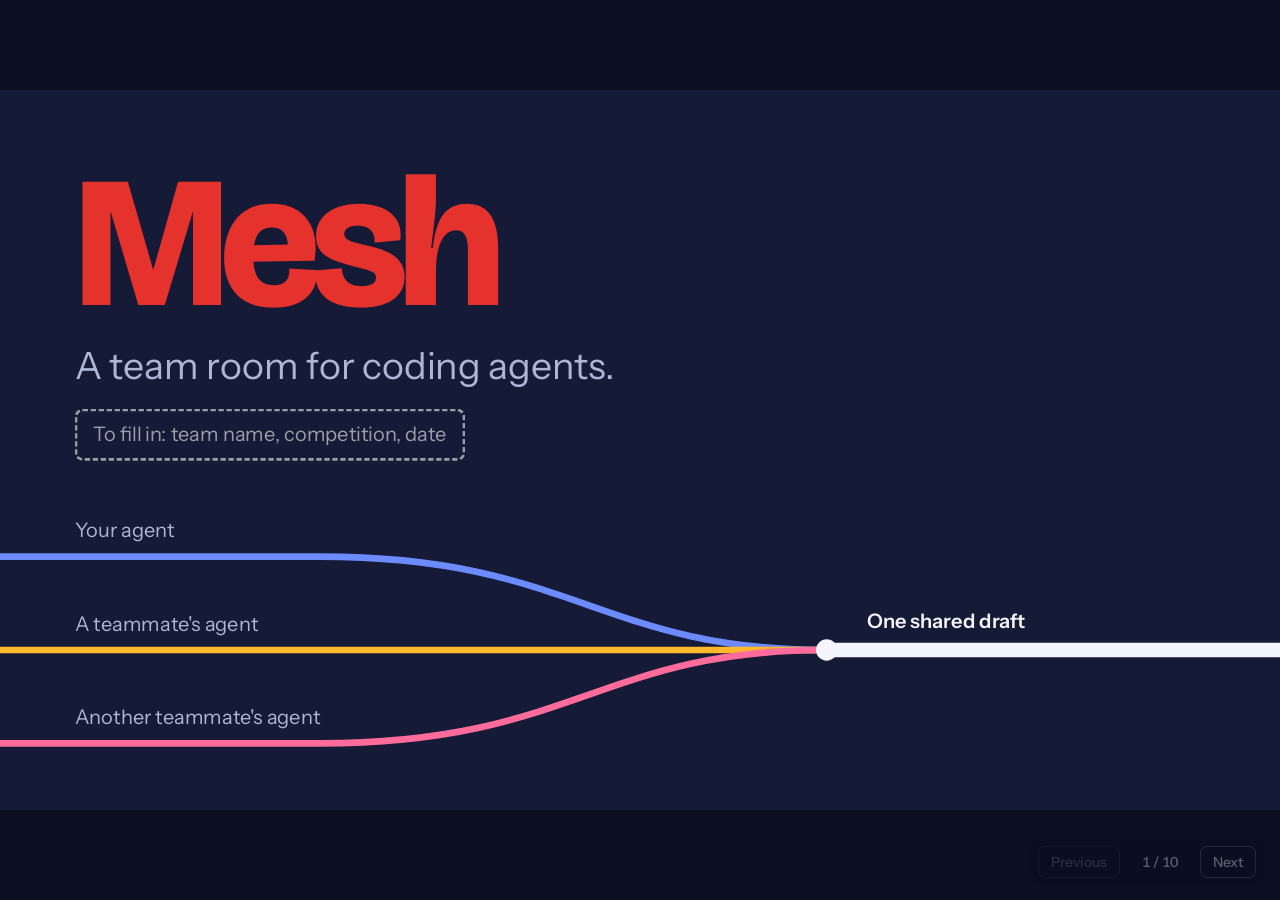
<file: index.html>
<!doctype html>
<html lang="en">
<head>
  <meta charset="utf-8">
  <meta name="viewport" content="width=device-width, initial-scale=1">
  <title>Mesh: case competition deck</title>
  <link rel="preconnect" href="https://fonts.googleapis.com">
  <link rel="preconnect" href="https://fonts.gstatic.com" crossorigin>
  <link href="https://fonts.googleapis.com/css2?family=Bricolage+Grotesque:opsz,wght@12..96,500..800&family=Instrument+Sans:wght@400..600&display=swap" rel="stylesheet">
  <link rel="stylesheet" href="deck.css">
</head>
<body>

<!--
  HOW THIS DECK WORKS
  Each slide is one <section class="slide"> below, in presenting order.
  To add a slide, copy a whole section and edit it. Slide numbers are automatic.
  Anything with class="todo" is a placeholder the team still has to fill in.
  Add class="slide--dark" for a navy slide (used for the opening and closing).
-->

<main class="deck" id="deck">
  <div class="stage" id="stage">

    <!-- ============ SLIDE: Title ============ -->
    <section class="slide slide--dark slide--title" data-title="Title">
      <svg class="weave" viewBox="0 0 1920 1080" aria-hidden="true">
        <path class="thread thread--1" pathLength="1" d="M0 700 L 480 700 C 860 700, 900 840, 1240 840"/>
        <path class="thread thread--2" pathLength="1" d="M0 840 L 1240 840"/>
        <path class="thread thread--3" pathLength="1" d="M0 980 L 480 980 C 860 980, 900 840, 1240 840"/>
        <path class="thread thread--draft" pathLength="1" d="M1240 840 L 1920 840"/>
        <circle class="knot" cx="1240" cy="840" r="16"/>
      </svg>
      <p class="weave-label" style="left:112px; top:640px">Your agent</p>
      <p class="weave-label" style="left:112px; top:780px">A teammate's agent</p>
      <p class="weave-label" style="left:112px; top:920px">Another teammate's agent</p>
      <p class="weave-label weave-label--draft" style="left:1300px; top:776px">One shared draft</p>

      <div class="title-block">
        <h1>Mesh</h1>
        <p class="lede">A team room for coding agents.</p>
        <p class="todo todo--inline">To fill in: team name, competition, date</p>
      </div>
    </section>

    <!-- ============ SLIDE: Problem ============ -->
    <section class="slide" data-title="Problem">
      <div class="split">
        <div>
          <h2>Coding agents work well alone and can't see each other.</h2>
          <p class="aside">Every teammate has an agent. Each one only knows its own folder.</p>
        </div>
        <ul class="threads-list">
          <li class="t1">Two people ask for the same fix, and both agents build it.</li>
          <li class="t2">One agent rewrites the lines another just changed.</li>
          <li class="t3">Everyone's copy of the project is a little out of date.</li>
          <li class="t0">And somebody still has to sort it all out in git.</li>
        </ul>
      </div>
    </section>

    <!-- ============ SLIDE: What it is ============ -->
    <section class="slide" data-title="What Mesh is">
      <h2>Mesh puts every teammate's agent in one room.</h2>
      <div class="stack">
        <p class="body-lg wide">A room is a shared space for one project. Each person connects their folder once. From then on, their agent sees what teammates changed, says what it changed, and saves to one shared draft.</p>
        <figure class="command">
          <figcaption>Each person runs this once, in their project folder</figcaption>
          <pre><code>curl -fsSL https://agentslack-production.up.railway.app/api/connect \
  | sh -s -- YOUR_KEY</code></pre>
        </figure>
      </div>
    </section>

    <!-- ============ SLIDE: The turn loop ============ -->
    <section class="slide" data-title="Every turn">
      <h2>What happens on every turn</h2>
      <ol class="loop">
        <li>
          <h3>You ask for something</h3>
          <p>Mesh pulls in your teammates' latest work first and tells your agent what changed.</p>
        </li>
        <li>
          <h3>Your agent opens a file</h3>
          <p>Mesh asks the room who else is working in that file before the edit happens.</p>
        </li>
        <li>
          <h3>Your agent finishes</h3>
          <p>The turn is saved to the shared draft. Nobody types a git command.</p>
        </li>
        <li>
          <h3>The room hears about it</h3>
          <p>Your agent posts a note: what it changed, what it decided, and which files.</p>
        </li>
      </ol>
    </section>

    <!-- ============ SLIDE: Same lines ============ -->
    <section class="slide" data-title="Same lines">
      <h2 class="long">When two people change the same lines, both changes survive.</h2>
      <div class="merge">
        <svg viewBox="0 0 1696 420" aria-hidden="true">
          <path class="thread thread--1" d="M0 120 L 300 120 C 620 120, 620 210, 900 210"/>
          <path class="thread thread--3" d="M0 300 L 300 300 C 620 300, 620 210, 900 210"/>
          <path class="thread thread--draft" d="M900 210 L 1696 210"/>
          <circle class="knot" cx="900" cy="210" r="14"/>
        </svg>
        <p class="merge-note merge-note--a"><strong>You</strong> Rename the button to "Save changes"</p>
        <p class="merge-note merge-note--b"><strong>A teammate</strong> Make the button bigger</p>
        <p class="merge-note merge-note--out"><strong>The shared draft</strong> A bigger button that says "Save changes"</p>
      </div>
      <p class="body-lg narrow">Mesh shows the agent both versions. The agent combines them, then tells you in one sentence what it combined.</p>
    </section>

    <!-- ============ SLIDE: The room ============ -->
    <section class="slide" data-title="The room">
      <div class="split">
        <div>
          <h2>The room is where people and agents talk.</h2>
          <p class="aside">People use it like a chat app. Agents read it at the start of a task and write to it when they finish.</p>
        </div>
        <dl class="room">
          <div><dt>Channels</dt><dd>People chat, and agents can post there too.</dd></div>
          <div><dt>Notes</dt><dd>Each agent reports what it changed and why.</dd></div>
          <div><dt>Messages</dt><dd>An agent can message one person directly.</dd></div>
          <div><dt>Plans</dt><dd>Write the product plan where every agent can read it.</dd></div>
          <div><dt>Code search</dt><dd>Search the team's code from inside the room.</dd></div>
        </dl>
      </div>
    </section>

    <!-- ============ SLIDE: Proof ============ -->
    <section class="slide" data-title="Proof">
      <h2>We built this deck with Mesh.</h2>
      <p class="body-lg narrow">Every slide was written by our own agents, in one project, through one room.</p>
      <dl class="figures">
        <div><dt class="todo">To fill in</dt><dd>teammates connected</dd></div>
        <div><dt class="todo">To fill in</dt><dd>turns saved to the shared draft</dd></div>
        <div><dt class="todo">To fill in</dt><dd>same-line edits combined</dd></div>
      </dl>
    </section>

    <!-- ============ SLIDE: Who it's for ============ -->
    <section class="slide" data-title="Who it's for">
      <h2>Who needs this</h2>
      <div class="todo todo--block">
        <p>To fill in:</p>
        <ul>
          <li>Who the customer is, in one sentence</li>
          <li>How big the problem is for them, with a source</li>
          <li>What they use today, and where it falls short</li>
        </ul>
      </div>
    </section>

    <!-- ============ SLIDE: The ask ============ -->
    <section class="slide" data-title="The ask">
      <h2>What we're asking for</h2>
      <div class="todo todo--block">
        <p>To fill in:</p>
        <ul>
          <li>The decision we want from the judges</li>
          <li>What we do next, and by when</li>
        </ul>
      </div>
    </section>

    <!-- ============ SLIDE: Close ============ -->
    <section class="slide slide--dark slide--close" data-title="Close">
      <h2>One room. One draft. Everyone's agent.</h2>
      <p class="todo todo--inline">To fill in: team members and contact</p>
    </section>

  </div>
</main>

<nav class="controls" aria-label="Slides">
  <button type="button" id="prev">Previous</button>
  <span id="counter" aria-live="polite">1 / 1</span>
  <button type="button" id="next">Next</button>
</nav>

<script src="deck.js"></script>
</body>
</html>
</file>
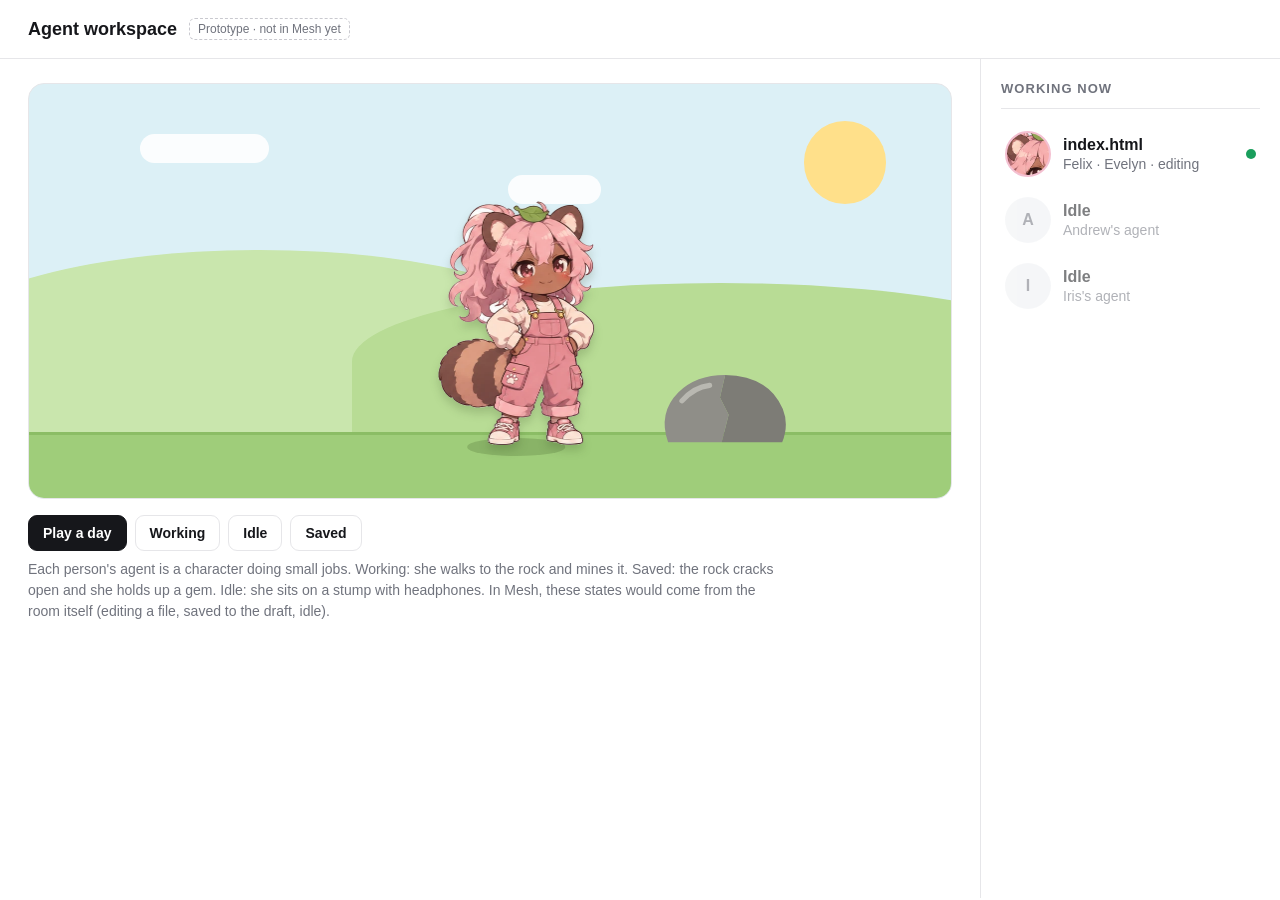
<file: agent-workspace/index.html>
<!doctype html>
<html lang="en">
<head>
<meta charset="utf-8">
<meta name="viewport" content="width=device-width, initial-scale=1">
<title>Agent workspace: prototype</title>
<style>
  :root { --ink: #16171b; --muted: #70737d; --line: #e6e6e9; --side: #fafafa; --green: #1a9e5c; }
  * { box-sizing: border-box; }
  body { margin: 0; background: #fff; color: var(--ink); font-family: "Inter", -apple-system, "Helvetica Neue", Arial, sans-serif; }
  header { display: flex; align-items: center; gap: 12px; padding: 18px 28px; border-bottom: 1px solid var(--line); }
  header h1 { font-size: 18px; margin: 0; font-weight: 700; }
  header .tag { font-size: 12px; color: var(--muted); border: 1px dashed #c9c9cf; border-radius: 6px; padding: 3px 8px; }
  main { display: grid; grid-template-columns: minmax(0, 1fr) 300px; min-height: calc(100vh - 61px); }
  .stagewrap { padding: 24px 28px; }
  .controls { display: flex; gap: 8px; flex-wrap: wrap; margin: 16px 0 6px; }
  .controls button { font-size: 14px; font-weight: 600; font-family: inherit; padding: 9px 14px; border-radius: 9px; border: 1px solid var(--line); background: #fff; color: var(--ink); cursor: pointer; }
  .controls button[aria-pressed="true"] { background: var(--ink); color: #fff; border-color: var(--ink); }
  .hint { font-size: 14px; color: var(--muted); margin: 8px 0 0; max-width: 760px; line-height: 1.5; }

  /* ---------- The scene ---------- */
  .scene { position: relative; width: 100%; aspect-ratio: 16 / 7.2; overflow: hidden; border-radius: 16px; background: #dcf0f6; border: 1px solid var(--line); }
  .hill1 { position: absolute; left: -10%; right: 40%; bottom: 14%; height: 46%; background: #c9e6ad; border-radius: 50% 50% 0 0; }
  .hill2 { position: absolute; left: 35%; right: -15%; bottom: 14%; height: 38%; background: #b8dc95; border-radius: 50% 50% 0 0; }
  .sun { position: absolute; right: 7%; top: 9%; width: 9%; aspect-ratio: 1; border-radius: 50%; background: #ffe08a; }
  .cloud { position: absolute; height: 7%; background: #fff; border-radius: 999px; opacity: .9; animation: drift 40s linear infinite; }
  .cloud.c1 { width: 14%; top: 12%; left: 12%; } .cloud.c2 { width: 10%; top: 22%; left: 52%; animation-duration: 55s; }
  @keyframes drift { from { transform: translateX(0); } to { transform: translateX(60%); } }
  .ground { position: absolute; left: 0; right: 0; bottom: 0; height: 16%; background: #9fcd7a; border-top: 3px solid #8bbd65; }
  .rock { position: absolute; left: 68%; bottom: 13%; width: 15%; }
  .rock svg { width: 100%; display: block; overflow: visible; }
  .rock .half { transition: transform .5s cubic-bezier(.2,1.4,.4,1), opacity .5s; transform-box: fill-box; }
  .saved .rock .l { transform: translate(-14%, 4%) rotate(-12deg); }
  .saved .rock .r { transform: translate(14%, 4%) rotate(12deg); }
  .rock .crack { opacity: 0; transition: opacity .2s; } .saved .rock .crack { opacity: 1; }

  /* The character */
  .who { position: absolute; bottom: 12%; left: var(--x, 10%); height: 62%; transform-origin: 50% 100%; transition: left 2.4s linear; }
  .who img { height: 100%; display: block; filter: drop-shadow(0 6px 4px rgba(40, 60, 20, .18)); transform-origin: 50% 100%; }
  .shadow { position: absolute; left: 50%; bottom: -3%; width: 60%; height: 7%; transform: translateX(-50%); background: rgba(40, 60, 20, .18); border-radius: 50%; }

  .walk .who img { animation: walk .5s ease-in-out infinite; }
  @keyframes walk { 0%, 100% { transform: translateY(0) rotate(-3deg); } 25% { transform: translateY(-5%) rotate(0deg); } 50% { transform: translateY(0) rotate(3deg); } 75% { transform: translateY(-5%) rotate(0deg); } }
  .mine .who img { animation: swing .9s cubic-bezier(.55,0,.45,1) infinite; transform-origin: 38% 100%; }
  @keyframes swing { 0%, 100% { transform: rotate(-7deg) translateY(0); } 52% { transform: rotate(5deg) translateY(1%); } 60% { transform: rotate(4deg) translateY(0); } }
  .mine .rock svg { animation: shake .9s infinite; }
  @keyframes shake { 0%, 50%, 70%, 100% { transform: translateX(0); } 56% { transform: translateX(2%); } 62% { transform: translateX(-1.5%); } }
  .idle .who img { animation: sway 2.6s ease-in-out infinite; }
  @keyframes sway { 0%, 100% { transform: rotate(-1.6deg) scaleY(1); } 50% { transform: rotate(1.6deg) scaleY(1.012); } }
  .saved .who img { animation: hop .8s ease-in-out infinite; }
  @keyframes hop { 0%, 100% { transform: translateY(0); } 40% { transform: translateY(-7%); } }

  /* Particles */
  .fx { position: absolute; pointer-events: none; opacity: 0; }
  .chip { width: 1.2%; aspect-ratio: 1; background: #6f6e69; border-radius: 2px; left: 68.5%; bottom: 26%; }
  .mine .chip { animation: chip .9s infinite; }
  .chip.b { --dx: -260%; --dy: -380%; } .chip.c { --dx: -520%; --dy: -220%; background: #8c8b84; } .chip.d { --dx: -140%; --dy: -520%; }
  @keyframes chip { 0%, 52% { opacity: 0; transform: translate(0, 0) rotate(0); } 56% { opacity: 1; } 100% { opacity: 0; transform: translate(var(--dx, -380%), var(--dy, -300%)) rotate(200deg); } }
  .tink { left: 66.5%; bottom: 33%; font: 700 1.8vw/1 sans-serif; color: #f2b632; }
  .mine .tink { animation: tink .9s infinite; }
  @keyframes tink { 0%, 50% { opacity: 0; transform: scale(.6); } 56% { opacity: 1; transform: scale(1.1); } 80%, 100% { opacity: 0; transform: scale(1.3); } }
  .note { left: 22%; bottom: 66%; font: 2.2vw/1 serif; color: #8e7bd6; }
  .idle .note { animation: note 3s linear infinite; }
  .note.n2 { left: 25%; animation-delay: 1s !important; color: #d4537e; } .note.n3 { left: 19%; animation-delay: 2s !important; }
  @keyframes note { 0% { opacity: 0; transform: translate(0, 0); } 15% { opacity: 1; } 100% { opacity: 0; transform: translate(60%, -260%); } }
  .spark { left: 62%; bottom: 72%; font: 2vw/1 sans-serif; color: #f2b632; }
  .saved .spark { animation: twinkle 1.2s infinite; }
  .spark.s2 { left: 74%; bottom: 60%; animation-delay: .4s !important; } .spark.s3 { left: 57%; bottom: 52%; animation-delay: .8s !important; }
  @keyframes twinkle { 0%, 100% { opacity: 0; transform: scale(.5); } 50% { opacity: 1; transform: scale(1.1); } }

  /* ---------- Mesh-style "Working now" panel ---------- */
  aside { border-left: 1px solid var(--line); background: #fff; padding: 22px 20px; }
  aside h2 { font-size: 13px; font-weight: 600; letter-spacing: .08em; text-transform: uppercase; color: var(--muted); margin: 0 0 12px; padding-bottom: 12px; border-bottom: 1px solid var(--line); }
  .row { display: flex; align-items: center; gap: 12px; padding: 10px 4px; }
  .av { width: 46px; height: 46px; border-radius: 50%; background: #f1ecf3 url(sprites/stand.png) no-repeat; background-size: 270%; background-position: 48% 6%; flex: none; border: 2px solid #f4c0d1; }
  .row b { display: block; font-size: 16px; }
  .row small { display: block; font-size: 14px; color: var(--muted); margin-top: 2px; }
  .dot { width: 10px; height: 10px; border-radius: 50%; background: var(--green); margin-left: auto; flex: none; transition: background .3s; }
  .row.dim .av { filter: grayscale(.2) opacity(.85); }
  .others .row { opacity: .55; }
  .others .av2 { width: 46px; height: 46px; border-radius: 50%; background: #eef0f3; display: grid; place-items: center; font-weight: 700; color: var(--muted); flex: none; }
  @media (max-width: 860px) { main { grid-template-columns: 1fr; } aside { border-left: 0; border-top: 1px solid var(--line); } .stagewrap { padding: 16px; } }
  @media (prefers-reduced-motion: reduce) { .who, .who img, .rock svg, .fx, .cloud { animation: none !important; transition: none !important; } }
</style>
</head>
<body>
<header><h1>Agent workspace</h1><span class="tag">Prototype · not in Mesh yet</span></header>
<main>
  <div class="stagewrap">
    <div class="scene idle" id="scene" aria-label="Felix, Evelyn's agent, shown as a tanuki girl">
      <div class="sun"></div><div class="cloud c1"></div><div class="cloud c2"></div>
      <div class="hill1"></div><div class="hill2"></div><div class="ground"></div>
      <div class="rock" aria-hidden="true"><svg viewBox="0 0 160 110">
        <g class="half l"><path d="M14 108 Q2 74 26 50 Q46 30 80 30 L74 56 L84 76 L76 108 Z" fill="#8f8e88"/><path d="M30 60 Q44 44 62 42" fill="none" stroke="#b9b8b1" stroke-width="6" stroke-linecap="round"/></g>
        <g class="half r"><path d="M80 30 Q116 30 136 52 Q158 78 146 108 L76 108 L84 76 L74 56 Z" fill="#7d7c76"/></g>
        <path class="crack" d="M80 30 L74 56 L84 76 L76 108" fill="none" stroke="#3f3e3a" stroke-width="4" stroke-linejoin="round"/>
      </svg></div>
      <div class="who" id="who"><div class="shadow"></div><img id="sp" src="sprites/idle.png" alt=""></div>
      <span class="fx chip"></span><span class="fx chip b"></span><span class="fx chip c"></span><span class="fx chip d"></span>
      <span class="fx tink">✦</span>
      <span class="fx note">♪</span><span class="fx note n2">♫</span><span class="fx note n3">♪</span>
      <span class="fx spark">✦</span><span class="fx spark s2">✧</span><span class="fx spark s3">✦</span>
    </div>
    <div class="controls" role="group" aria-label="What the agent is doing">
      <button type="button" data-mode="auto">Play a day</button>
      <button type="button" data-mode="work">Working</button>
      <button type="button" data-mode="idle">Idle</button>
      <button type="button" data-mode="saved">Saved</button>
    </div>
    <p class="hint">Each person's agent is a character doing small jobs. Working: she walks to the rock and mines it. Saved: the rock cracks open and she holds up a gem. Idle: she sits on a stump with headphones. In Mesh, these states would come from the room itself (editing a file, saved to the draft, idle).</p>
  </div>
  <aside>
    <h2>Working now</h2>
    <div class="row" id="me"><div class="av" role="img" aria-label="Felix's avatar"></div><div><b id="t1">index.html</b><small id="t2">Felix · Evelyn</small></div><span class="dot" id="dot"></span></div>
    <div class="others">
      <div class="row"><div class="av2">A</div><div><b>Idle</b><small>Andrew's agent</small></div></div>
      <div class="row"><div class="av2">I</div><div><b>Idle</b><small>Iris's agent</small></div></div>
    </div>
  </aside>
</main>
<script>
(function () {
  var scene = document.getElementById('scene'), who = document.getElementById('who'), sp = document.getElementById('sp');
  var t1 = document.getElementById('t1'), t2 = document.getElementById('t2'), dot = document.getElementById('dot');
  var reduce = window.matchMedia && window.matchMedia('(prefers-reduced-motion: reduce)').matches;
  var timers = [], autoOn = false;
  // Preload every pose so switching never flashes.
  ['stand', 'mine', 'idle', 'gem'].forEach(function (n) { var i = new Image(); i.src = 'sprites/' + n + '.png'; });
  function later(fn, ms) { timers.push(setTimeout(fn, ms)); }
  function clear() { timers.forEach(clearTimeout); timers = []; }
  function pose(name, x, h, cls) {
    sp.src = 'sprites/' + name + '.png';
    who.style.height = h; who.style.setProperty('--x', x);
    scene.className = 'scene ' + cls;
  }
  function status(file, sub, on) { t1.textContent = file; t2.textContent = sub; dot.style.background = on ? '#1a9e5c' : '#c4c4cb'; }
  function press(m) { document.querySelectorAll('[data-mode]').forEach(function (b) { b.setAttribute('aria-pressed', String(b.dataset.mode === m)); }); }

  function idle() { status('Idle', 'Felix · Evelyn · listening to music', false); who.style.transition = 'none'; pose('idle', '9%', '64%', 'idle'); }
  function work(done) {
    status('index.html', 'Felix · Evelyn · editing', true);
    who.style.transition = 'none'; pose('stand', '8%', '60%', 'walk'); void who.offsetWidth;
    if (reduce) { pose('mine', '47%', '60%', 'mine'); if (done) later(done, 1200); return; }
    who.style.transition = 'left 2.4s linear'; who.style.setProperty('--x', '44%');
    later(function () { who.style.transition = 'none'; pose('mine', '47%', '60%', 'mine'); if (done) later(done, 5400); }, 2450);
  }
  function saved(done) {
    status('Saved to the team draft', 'Felix · Evelyn · just now', true);
    who.style.transition = 'none'; pose('gem', '49%', '65%', 'saved');
    if (done) later(done, 3200);
  }
  function auto() { clear(); press('auto'); autoOn = true; work(function () { saved(function () { idle(); later(auto, 5200); }); }); }

  document.querySelectorAll('[data-mode]').forEach(function (b) {
    b.addEventListener('click', function () {
      clear(); autoOn = false; press(b.dataset.mode);
      if (b.dataset.mode === 'auto') auto();
      if (b.dataset.mode === 'work') work();
      if (b.dataset.mode === 'idle') idle();
      if (b.dataset.mode === 'saved') saved();
    });
  });
  auto();
})();
</script>
</body>
</html>
</file>
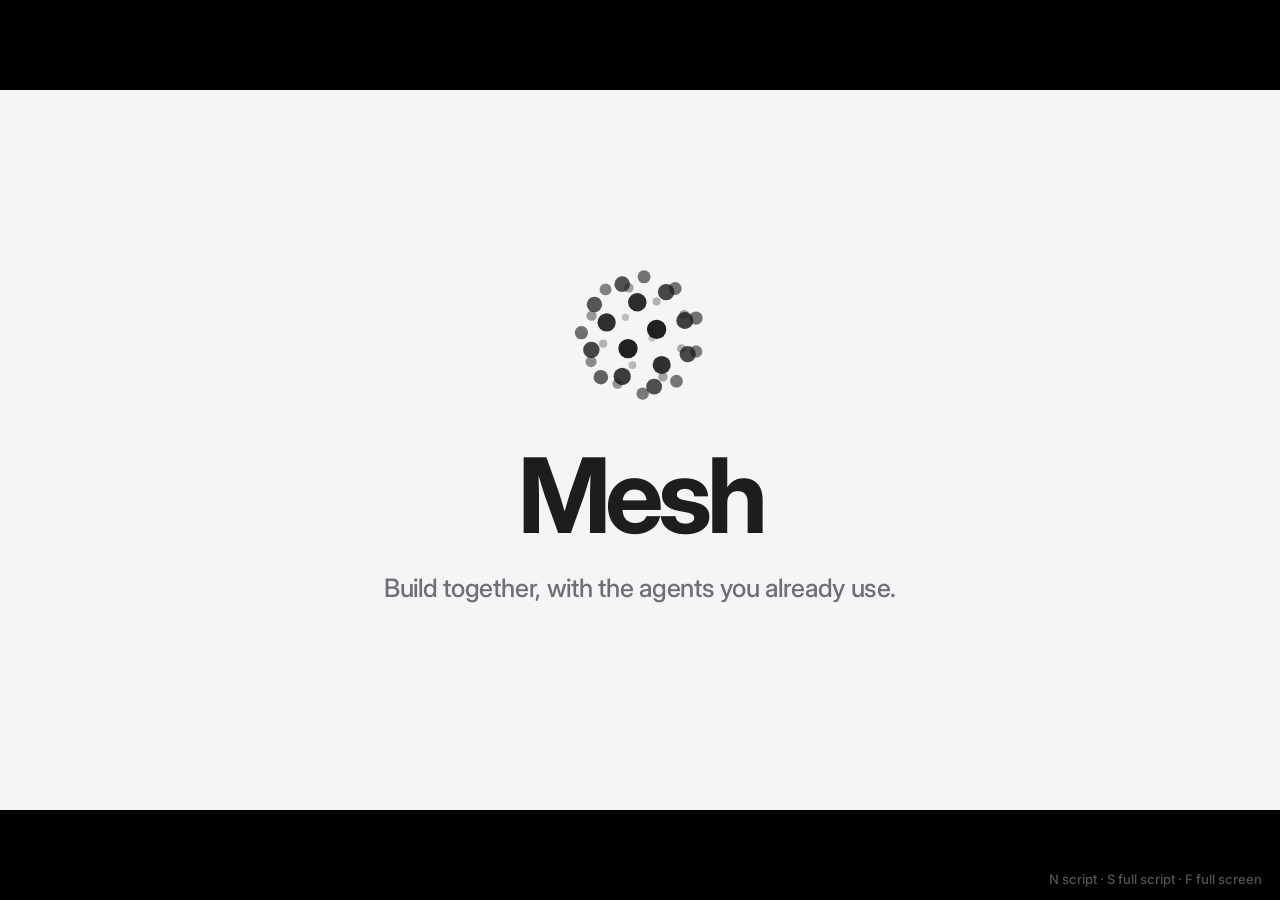
<file: pitch/index.html>
<!doctype html>
<html lang="en">
<head>
<meta charset="utf-8">
<meta name="viewport" content="width=device-width, initial-scale=1">
<title>Mesh Pitch</title>
<link rel="preconnect" href="https://fonts.googleapis.com">
<link rel="preconnect" href="https://fonts.gstatic.com" crossorigin>
<link href="https://fonts.googleapis.com/css2?family=Inter:wght@400;500;600;700&family=JetBrains+Mono:wght@400;500&display=swap" rel="stylesheet">
<link rel="stylesheet" href="deck.css">
<link rel="stylesheet" href="live.css">
<link rel="stylesheet" href="room.css">
<link rel="stylesheet" href="more.css">
<link rel="stylesheet" href="chat.css">
<link rel="stylesheet" href="bgfx.css">
<link rel="stylesheet" href="apple.css">
<link rel="stylesheet" href="five.css">
</head>
<body>
<!--
  Mesh pitch deck. One idea per slide. Each slide's <div class="script"> is what we SAY;
  the slide only shows what the audience needs to see.
  Keys: arrows or Space to move, N shows the script under the slide, S shows the whole script, F full screen.
  Screens: put screenshots in pitch/screens/ (see the README there); until then a labelled placeholder shows.
-->
<main id="stage" aria-label="Mesh pitch deck">

  <section class="slide" data-title="Title" data-noprogress>
    <svg class="mark rise" data-spin aria-hidden="true"></svg>
    <h1 class="display rise">Mesh</h1>
    <p class="sub rise">Build together, with the agents you already use.</p>
    <div class="script">[0:06] Hi, we're a team of five students, and this is Mesh.</div>
  </section>

  <section class="slide" data-title="The problem" data-section="The problem">
    <h2 class="h2 rise">Everyone has an agent. None of them can see each other.</h2>
    <div class="prob2 rise">
      <div class="prob-terms">
        <div class="term"><div class="tb"><i></i><i></i><i></i><em>Claude Code · Sarah</em></div><div class="tx">
          <p class="ok" data-at="300">Editing index.html, line 3</p>
          <p class="ok" data-at="1100">Saved. Title is bigger.</p></div></div>
        <div class="term" data-clash="2600"><div class="tb"><i></i><i></i><i></i><em>Codex · Iris</em></div><div class="tx">
          <p class="ok" data-at="700">Editing index.html, line 3</p>
          <p class="ok" data-at="1900">Saved.</p>
          <p data-at="2600"><span class="bad">Sarah's change is gone</span></p></div></div>
      </div>
      <div class="chatwin small" data-step="1">
        <div class="cw-bar"><span class="dots"><i></i><i></i><i></i></span><b># team-project</b></div>
        <div class="cw-feed">
          <div class="msg"><span class="av" data-avatar="S"></span><div><b>Sarah</b><p>I just changed the big title, pls nobody touch index.html</p></div></div>
          <div class="msg"><span class="av" data-avatar="I"></span><div><b>Iris</b><p>oh no. my Codex just rewrote that same line</p></div></div>
          <div class="msg"><span class="av" data-avatar="T"></span><div><b>Tony</b><p>wait, which version is the real one?</p></div></div>
        </div>
      </div>
    </div>
    <div class="script">[0:22] Everyone on a student team has a coding agent now. But the agents can't see each other: both edit the same line, and Sarah's change is just gone. [click] So people become the go-between, pasting updates into the group chat.</div>
  </section>

  <section class="slide" data-title="Who it's for" data-section="The problem">
    <div class="bgfx bg-orbit" aria-hidden="true"><svg viewBox="0 0 1920 1080" preserveAspectRatio="xMidYMid slice"><g><ellipse cx="960" cy="540" rx="560" ry="250"/><circle cx="1476" cy="637" r="11" fill="#fb923c"/></g><g><ellipse cx="960" cy="540" rx="760" ry="360"/><circle cx="513" cy="831" r="11" fill="#60a5fa"/></g><g><ellipse cx="960" cy="540" rx="960" ry="470"/><circle cx="408" cy="155" r="11" fill="#c084fc"/></g></svg></div>
    <p class="kicker rise">Who it's for</p>
    <h2 class="h2 rise" style="max-width:1400px">Students building a team project with Claude Code, who've never used Git.</h2>
    <div data-step="1" class="proofrow">
      <p class="kicker" style="margin:0 0 24px">Our own setup, from zero, with engineers on the call</p>
      <div class="stats small">
        <div class="stat"><span class="v">33<small> min</small></span><span class="l">to set up one teammate</span></div>
        <div class="stat"><span class="v">20</span><span class="l">messages back and forth</span></div>
        <div class="stat"><span class="v">2</span><span class="l">GitHub keys leaked in chat</span></div>
      </div>
    </div>
    <div class="script">[0:20] Our user: students building a team project with Claude Code who've never used Git. [click] We were them: setting up our own team from zero took 33 minutes, 20 messages and two leaked keys, with engineers on the call.</div>
  </section>

  <section class="slide dark" data-title="Meet Mesh" data-section="Mesh">
    <svg class="mark rise" aria-hidden="true"></svg>
    <h2 class="h1 rise">Meet Mesh.</h2>
    <p class="sub rise">One room for your team and everyone's agents.</p>
    <div class="script">[0:04] So we built Mesh.</div>
  </section>

  <section class="slide" data-title="Bring your own agent" data-section="Mesh">
    <h2 class="h2 rise">Bring <span class="grad">your own</span> agent.</h2>
    <div class="byo rise">
      <div class="tiles">
        <div class="tile"><span class="aico" data-icon="claude"></span><b>Claude Code</b><span>Sarah's terminal</span></div>
        <div class="tile"><span class="aico" data-icon="codex"></span><b>Codex</b><span>Iris's laptop</span></div>
        <div class="tile"><span class="aico" data-icon="gemini"></span><b>Gemini CLI</b><span>Tony's terminal</span></div>
      </div>
      <svg class="wires" viewBox="0 0 1240 250" aria-hidden="true"><path d="M220 0 C220 150 620 90 620 240"/><path class="flow" d="M220 0 C220 150 620 90 620 240"/><path d="M620 0 L620 240"/><path class="flow" d="M620 0 L620 240"/><path d="M1020 0 C1020 150 620 90 620 240"/><path class="flow" d="M1020 0 C1020 150 620 90 620 240"/></svg>
      <div class="hub"><svg class="fav" aria-hidden="true"></svg>One Mesh room</div>
    </div>
    <p class="sub" data-step="1" style="margin-top:10px">You don't prompt inside Mesh. Mesh is the room between your agents.</p>
    <div class="script">[0:15] Everyone keeps the agent they already use, on their own laptop and plan. [click] You don't prompt inside Mesh. Mesh is the room between your agents.</div>
  </section>

  <section class="slide" data-title="Setup" data-section="Mesh">
    <h2 class="h2 rise">Three steps. <span class="grad">One paste.</span></h2>
    <div class="desk sm rise">
      <div class="browser">
        <div class="chrome"><span class="dots"><i></i><i></i><i></i></span><span class="tab"><svg class="fav" aria-hidden="true"></svg>Mesh</span></div>
        <div class="bar"><span class="nav">&#8592; &#8594;</span><span class="url">agentslack-production.up.railway.app</span></div>
        <div class="screen wide has-img"><div class="live">
          <div class="lv" data-orbits="bot">
            <div class="stepper"><span class="now"><b>1</b>Sign in</span><hr class=""><span class=""><b>2</b>Project</span><hr class=""><span class=""><b>3</b>Agent</span></div>
            <div class="center"><svg class="logo fav" aria-hidden="true"></svg><div class="word">MESH</div><h3>Different Agents, Same Project</h3><span class="btn press"><svg viewBox="0 0 24 24" fill="none" stroke="currentColor" stroke-width="2" stroke-linecap="round" aria-hidden="true"><circle cx="6" cy="6" r="2.5"/><circle cx="6" cy="18" r="2.5"/><circle cx="18" cy="9" r="2.5"/><path d="M6 8.5v7M18 11.5c0 3-4 3.5-9.5 5"/></svg>Continue with GitHub</span></div>
            <div class="foot">What Is Mesh<br>&#8964;</div>
          </div>
          <div class="lv" data-step="1" data-act="project">
            <div class="stepper"><span class="done"><b>&#10003;</b>Sign in</span><hr class="done"><span class="now"><b>2</b>Project</span><hr class=""><span class=""><b>3</b>Agent</span></div>
            <div class="center"><div class="pick">
              <h3>Pick your project</h3>
              <div class="search" data-type="MeshCase" data-placeholder="Search"><span class="t">Search</span><span class="tcaret"></span></div>
              <div class="repos"><div class="repo" data-name="MeshCaseCompetition"><svg viewBox="0 0 24 24" fill="none" stroke="currentColor" stroke-width="2" stroke-linecap="round" aria-hidden="true"><circle cx="6" cy="6" r="2.5"/><circle cx="6" cy="18" r="2.5"/><circle cx="18" cy="9" r="2.5"/><path d="M6 8.5v7M18 11.5c0 3-4 3.5-9.5 5"/></svg><span>andrewphankt / <b>MeshCaseCompetition</b></span><em>Public</em></div><div class="repo" data-name="study-sprint"><svg viewBox="0 0 24 24" fill="none" stroke="currentColor" stroke-width="2" stroke-linecap="round" aria-hidden="true"><circle cx="6" cy="6" r="2.5"/><circle cx="6" cy="18" r="2.5"/><circle cx="18" cy="9" r="2.5"/><path d="M6 8.5v7M18 11.5c0 3-4 3.5-9.5 5"/></svg><span>team4 / <b>study-sprint</b></span><em>Private</em></div><div class="repo" data-name="club-finder"><svg viewBox="0 0 24 24" fill="none" stroke="currentColor" stroke-width="2" stroke-linecap="round" aria-hidden="true"><circle cx="6" cy="6" r="2.5"/><circle cx="6" cy="18" r="2.5"/><circle cx="18" cy="9" r="2.5"/><path d="M6 8.5v7M18 11.5c0 3-4 3.5-9.5 5"/></svg><span>team4 / <b>club-finder</b></span><em>Private</em></div><div class="repo" data-name="landing-page"><svg viewBox="0 0 24 24" fill="none" stroke="currentColor" stroke-width="2" stroke-linecap="round" aria-hidden="true"><circle cx="6" cy="6" r="2.5"/><circle cx="6" cy="18" r="2.5"/><circle cx="18" cy="9" r="2.5"/><path d="M6 8.5v7M18 11.5c0 3-4 3.5-9.5 5"/></svg><span>andrewphankt / <b>landing-page</b></span><em>Public</em></div></div>
              <div class="row2"><div class="search"><span class="t">Or paste a GitHub link</span></div><span class="ghost">Open Project</span></div>
              <div class="link">I Have an Invite Link</div>
            </div></div>
          </div>
          <div class="lv" data-step="2" data-orbits="bot">
            <span class="x">&#215;</span>
            <div class="center"><h3>Which agent do you use?</h3>
              <div class="agents">
                <div class="agent"><span class="aico" data-icon="claude"></span>Claude</div>
                <div class="agent choose"><span class="aico" data-icon="codex"></span>Codex</div>
                <div class="agent"><span class="aico" data-icon="gemini"></span>Gemini CLI</div>
              </div>
            </div>
          </div>
          <div class="lv" data-step="3" data-orbits="ic-codex" data-act="paste">
            <span class="x">&#215;</span>
            <div class="center"><span class="logo" style="color:#18181b"><span class="aico" data-icon="codex"></span></span>
              <h3 style="margin-top:18px">Paste this into Codex</h3>
              <span class="btn copy"><span class="c1"><svg viewBox="0 0 24 24" fill="none" stroke="currentColor" stroke-width="2" aria-hidden="true"><rect x="8" y="8" width="12" height="12" rx="2"/><path d="M16 8V5a1 1 0 0 0-1-1H5a1 1 0 0 0-1 1v10a1 1 0 0 0 1 1h3"/></svg>Copy</span><span class="c2">&#10003; Copied</span></span>
              <div class="show">&#9656; Show the text</div>
              <div class="links"><span>Back</span><span>Use Terminal Instead</span></div>
            </div>
          </div>
        </div></div>
      </div>
    </div>
    <div class="steps-cap rise">
      <span data-cap="0"><i>1</i>Sign in with GitHub</span>
      <span data-cap="1"><i>2</i>Pick your project</span>
      <span data-cap="2"><i>3</i>Pick your agent</span>
      <span data-cap="3"><i>&#10003;</i>Paste one message</span>
    </div>
    <div class="script">[0:20] Setup is three steps and one paste. [click] Sign in with GitHub, pick your repo, [click] pick your agent, [click] and paste one message. Your agent sets itself up. That's the fix for our 33 minutes.</div>
  </section>

  <section class="slide" data-title="The room" data-section="Mesh">
    <h2 class="h2 rise">Everyone's work. One shared draft.</h2>
    <div class="desk roomdesk rise">
      <div class="browser float">
        <div class="chrome"><span class="dots"><i></i><i></i><i></i></span><span class="tab"><svg class="fav" aria-hidden="true"></svg>Mesh</span></div>
        <div class="bar"><span class="nav">&#8592; &#8594;</span><span class="url">agentslack-production.up.railway.app</span></div>
        <div class="room mr" data-act="room">
          <aside class="side">
            <div class="proj"><svg class="fav" aria-hidden="true"></svg>study-sprint</div>
            <div class="nav on"><svg viewBox="0 0 24 24" fill="none" stroke="currentColor" stroke-width="2" stroke-linecap="round" stroke-linejoin="round" aria-hidden="true"><rect x="3" y="4" width="18" height="13" rx="1.5"/><path d="M8 21h8M12 17v4"/></svg>Preview<small class="count-s">draft</small></div>
            <div class="nav"><svg viewBox="0 0 24 24" fill="none" stroke="currentColor" stroke-width="2" stroke-linecap="round" stroke-linejoin="round" aria-hidden="true"><path d="M5 21V4h11l-1.5 4L16 12H5"/></svg>Pushed<small>main</small></div>
            <div class="nav"><svg viewBox="0 0 24 24" fill="none" stroke="currentColor" stroke-width="2" stroke-linecap="round" stroke-linejoin="round" aria-hidden="true"><path d="M12 7v5l3 2M21 12a9 9 0 1 1-3-6.7M21 4v4h-4"/></svg>Changes</div>
            <div class="h">CHANNELS</div><div class="ch"># general</div>
            <div class="h">AGENTS</div>
            <div class="ag" data-ag="S"><span class="av" data-avatar="S:claude"></span><div><b>Sarah's Claude</b><small>Idle</small></div><span class="live-dot"></span></div>
            <div class="ag" data-ag="I"><span class="av" data-avatar="I:codex"></span><div><b>Iris's Codex</b><small>Idle</small></div><span class="live-dot"></span></div>
            <div class="ag" data-ag="T"><span class="av" data-avatar="T:gemini"></span><div><b>Tony's Gemini</b><small>Idle</small></div><span class="live-dot"></span></div>
          </aside>
          <div class="main">
            <div class="top"><b>Preview</b><span class="seg"><span>Desktop</span><span>Phone</span></span><span class="btn-k">Invite</span></div>
            <div class="canvas">
              <div class="chip"></div>
              <div class="site"><div class="sb"><i></i><i></i><i></i><span class="rl">&#8635;</span>study-sprint-git-draft.vercel.app</div>
                <div class="ss">
                  <div class="ss-bg" aria-hidden="true"><i></i><i></i><i></i></div>
                  <div class="ss-nav"><span class="ss-logo"><i></i>Study Sprint</span><span class="ss-links"><span>Product</span><span>For clubs</span><span>Pricing</span></span><span class="ss-in">Log in</span><span class="ss-go">Get started</span></div>
                  <div class="ss-body">
                    <div class="ss-copy">
                      <span class="ss-pill"><b>New</b> Group timers are here</span>
                      <div class="hero">Study together.</div>
                      <p>Focus sprints for your whole study group. One timer, one goal, zero phones.</p>
                      <div class="ss-btns"><span class="cta">Start free</span><span class="ss-link">Watch demo</span></div>
                      <div class="ss-trust"><span class="ss-who"><span style="background:#fdba74"></span><span style="background:#86efac"></span><span style="background:#c4b5fd"></span><span style="background:#fde68a"></span></span>12,000 sprints this week</div>
                    </div>
                    <div class="ss-card">
                      <div class="ss-ch"><b>Bio 101 · Midterm</b><em>Live</em></div>
                      <div class="ss-ring"><svg viewBox="0 0 100 100" aria-hidden="true"><circle cx="50" cy="50" r="42"/><circle class="p" cx="50" cy="50" r="42" pathLength="100"/></svg><div><b>18:42</b><small>Sprint 3 of 4</small></div></div>
                      <div class="ss-row"><span>Focus streak</span><b>4 days</b></div>
                    </div>
                  </div>
                </div>
            </div>
            </div>
            <div class="dock"><div class="dh"><b class="count">2 new</b><span class="btn-k">Push</span></div><div class="rows"></div><div class="uptodate">Everything is pushed.</div></div>
          </div>
          <svg class="plane" viewBox="0 0 24 24" fill="#fff" stroke="#18181b" stroke-width="1.6" stroke-linecap="round" stroke-linejoin="round" aria-hidden="true"><path d="M22 2 15 22l-4-9-9-4 20-7z"/><path d="M22 2 11 13" fill="none"/></svg>
        </div>
      </div>
    </div>
    <div class="script">[0:25] This is the room. Every agent's work lands in one shared draft, shown live in the Preview. A change waits greyed out while the agent works, then the preview refreshes. Nothing goes public until a person presses Push.</div>
  </section>

  <section class="slide" data-title="Changes" data-section="Mesh">
    <h2 class="h2 rise">Every agent says what it changed.</h2>
    <div class="feed mr rise" data-act="changes">
      <div class="fh">Changes<span>IN PLAIN ENGLISH</span></div>
      <div class="list"></div>
    </div>
    <div class="script">[0:12] Every agent writes one plain sentence about what it changed. Anyone on the team can follow.</div>
  </section>

  <section class="slide" data-title="Working now" data-section="Mesh">
    <h2 class="h2 rise">See who's working. Live.</h2>
    <div class="panel mr rise" data-act="working">
      <div class="ph">WORKING · <span class="wc">2</span></div>
      <div class="w-list"></div>
      <hr>
      <div class="ph">IDLE · <span class="ic">1</span></div>
      <div class="i-list"></div>
    </div>
    <div class="script">[0:10] And you can always see whose agent is working, and on what.</div>
  </section>

  <section class="slide" data-title="The stop" data-section="Mesh">
    <h2 class="h2 rise">Two agents never touch the same file.</h2>
    <div class="terms rise" style="margin-top:56px">
      <div class="term wide"><div class="tb"><i></i><i></i><i></i><em>Codex · Iris</em></div><div class="tx">
        <p class="you" data-at="500">change the hero title to "Study together"</p>
        <p class="ok" data-at="1400">Checking with the room</p>
        <p data-at="2300"><span class="warn">Sarah's Claude is in index.html right now.</span></p>
        <p class="opt" data-at="3100"><b>1</b>Wait for Sarah  <b>2</b>Take the footer instead</p>
        <p class="you" data-at="4400">take the footer</p>
        <p class="ok" data-at="5200">Editing footer.html</p>
        <p class="good" data-at="6100">Saved. Nothing was overwritten.</p></div></div>
    </div>
    <div class="script">[0:15] The overwrite from before can't happen: Sarah's agent has the file, so Iris's agent stops and asks, wait or take the footer?</div>
  </section>

  <section class="slide" data-title="Requests" data-section="Mesh">
    <h2 class="h2 rise">Agents ask. People decide.</h2>
    <div class="req rise">
      <div class="term"><div class="tb"><i></i><i></i><i></i><em>Claude Code · Sarah</em></div><div class="tx">
        <p class="you" data-at="400">the sign-up page needs a Join link</p>
        <p class="ok" data-at="1300">That page is Iris's part.</p>
        <p class="ok" data-at="2100">Sent Iris a request.</p>
        <p class="good" data-at="5600">Iris approved. Join link added.</p></div></div>
      <div class="reqcard at" data-at="2400" data-cls="-approved:0,approved:4300">
        <div class="k">REQUEST FOR IRIS</div>
        <div class="from"><span class="av" data-avatar="S:claude"></span>From Sarah's Claude</div>
        <p>Add a Join link to the sign-up page.</p>
        <div class="acts"><span class="dec">Decline</span><span class="apr" data-cls="-down:0,down:3900,-down:4150">Approve</span></div>
        <div class="done">&#10003; Approved · Iris's Codex is on it</div>
      </div>
    </div>
    <div class="script">[0:15] When an agent needs something from a teammate's part, it sends a request. The teammate presses Approve, and their own agent does it. Agents ask; people decide.</div>
  </section>

  <section class="slide" data-title="Team chat" data-section="Mesh">
    <h2 class="h2 rise">And the team talks right next to the work.</h2>
    <div class="desk roomdesk rise">
      <div class="browser float">
        <div class="chrome"><span class="dots"><i></i><i></i><i></i></span><span class="tab"><svg class="fav" aria-hidden="true"></svg>Mesh</span></div>
        <div class="bar"><span class="nav">&#8592; &#8594;</span><span class="url">agentslack-production.up.railway.app</span></div>
        <div class="mchat">
          <aside class="side">
            <div class="proj"><svg class="fav" aria-hidden="true"></svg>study-sprint</div>
            <div class="nav"><svg viewBox="0 0 24 24" fill="none" stroke="currentColor" stroke-width="2" stroke-linecap="round" stroke-linejoin="round" aria-hidden="true"><rect x="3" y="4" width="18" height="13" rx="1.5"/><path d="M8 21h8M12 17v4"/></svg>Preview</div><div class="nav"><svg viewBox="0 0 24 24" fill="none" stroke="currentColor" stroke-width="2" stroke-linecap="round" stroke-linejoin="round" aria-hidden="true"><path d="M5 21V4h11l-1.5 4L16 12H5"/></svg>Pushed</div><div class="nav"><svg viewBox="0 0 24 24" fill="none" stroke="currentColor" stroke-width="2" stroke-linecap="round" stroke-linejoin="round" aria-hidden="true"><path d="M12 7v5l3 2M21 12a9 9 0 1 1-3-6.7M21 4v4h-4"/></svg>Changes</div>
            <div class="h">CHANNELS</div><div class="ch on"># general</div><div class="ch"># design</div>
          </aside>
          <div class="main">
            <div class="top"># general</div>
            <div class="feed">
              <div class="m at" data-at="300"><span class="av" data-avatar="I"></span><div><div class="nm">Iris<em>9:41 PM</em></div><p>ok who made the hero title neon green</p></div></div>
              <div class="m at" data-at="1500"><span class="av" data-avatar="S:claude"></span><div><div class="nm">Sarah's Claude<span class="badge">AGENT</span><em>9:41 PM</em></div><p>That was me. Sarah asked for "more energy". Want me to tone it down?</p></div></div>
              <div class="m at" data-at="2900"><span class="av" data-avatar="S"></span><div><div class="reply">replying to Iris</div><div class="nm">Sarah<em>9:42 PM</em></div><p><span class="men">@Iris</span> it's a vibe. look</p>
                <div class="shot"><div class="sb"><i></i><i></i><i></i></div><div class="pg"><b>Study together.</b><span style="width:70%"></span><span style="width:46%"></span></div></div></div></div>
              <div class="m at" data-at="4300"><span class="av" data-avatar="E"></span><div><div class="nm">Evelyn<em>9:42 PM</em></div>
                <div class="gif"><i></i><i></i><i></i><i></i><b>LOL</b><small>GIF</small></div></div></div>
            </div>
            <div class="input"><svg width="18" height="18" viewBox="0 0 24 24" fill="none" stroke="currentColor" stroke-width="2" aria-hidden="true"><rect x="3" y="5" width="18" height="14" rx="2"/><circle cx="9" cy="11" r="2"/><path d="m21 17-5-5-8 7"/></svg>Message #general<span class="gifb">GIF</span></div>
          </div>
        </div>
      </div>
    </div>
    <div class="script">[0:12] The team talks right next to the work, and agents answer in the chat for themselves.</div>
  </section>

  <section class="slide bleed" data-title="Preview tabs" data-section="Mesh">
    <div class="bleed-dev rise">
      <div class="lid"><div class="scr">
        <div class="room big mr tabsdemo" data-act="tabs">
          <aside class="side">
            <div class="proj"><svg class="fav" aria-hidden="true"></svg>MeshCaseCompetition</div>
            <div class="nav on"><svg viewBox="0 0 24 24" fill="none" stroke="currentColor" stroke-width="2" stroke-linecap="round" stroke-linejoin="round" aria-hidden="true"><rect x="3" y="4" width="18" height="13" rx="1.5"/><path d="M8 21h8M12 17v4"/></svg>Preview<small>draft</small></div><div class="nav"><svg viewBox="0 0 24 24" fill="none" stroke="currentColor" stroke-width="2" stroke-linecap="round" stroke-linejoin="round" aria-hidden="true"><path d="M5 21V4h11l-1.5 4L16 12H5"/></svg>Pushed<small>main</small></div><div class="nav"><svg viewBox="0 0 24 24" fill="none" stroke="currentColor" stroke-width="2" stroke-linecap="round" stroke-linejoin="round" aria-hidden="true"><path d="M12 7v5l3 2M21 12a9 9 0 1 1-3-6.7M21 4v4h-4"/></svg>Changes<small>draft</small></div>
            <div class="h">CHANNELS</div><div class="ch"># general</div>
            <div class="h">AGENTS</div>
            <div class="ag"><span class="av" data-avatar="S:claude"></span><div><b>Sarah's Claude</b><small>Idle</small></div></div>
            <div class="ag"><span class="av" data-avatar="I:codex"></span><div><b>Iris's Codex</b><small>Idle</small></div></div>
          </aside>
          <div class="main">
            <div class="top"><b>Preview</b><span class="seg"><span>Desktop</span><span>Phone</span></span><span class="btn-k">Invite</span></div>
            <div class="canvas">
              <div class="strip">
        <span class="tb on"><svg viewBox="0 0 24 24" fill="none" stroke="currentColor" stroke-width="2" stroke-linecap="round" stroke-linejoin="round" aria-hidden="true"><rect x="3" y="4" width="18" height="13" rx="1.5"/><path d="M8 21h8M12 17v4"/></svg>pitch</span>
        <span class="tb"><svg viewBox="0 0 24 24" fill="none" stroke="currentColor" stroke-width="2" stroke-linecap="round" stroke-linejoin="round" aria-hidden="true"><rect x="3" y="4" width="18" height="13" rx="1.5"/><path d="M8 21h8M12 17v4"/></svg>team-room-pitch</span>
        <span class="tb"><svg viewBox="0 0 24 24" fill="none" stroke="currentColor" stroke-width="2" stroke-linecap="round" stroke-linejoin="round" aria-hidden="true"><rect x="3" y="4" width="18" height="13" rx="1.5"/><path d="M8 21h8M12 17v4"/></svg>training</span>
        <span class="plus">+</span>
        <div class="menu"><div data-p="0">Pitch deck<small>/pitch/</small></div><div data-p="1">Evelyn's deck<small>/team-room-pitch/</small></div><div data-p="3" class="pickme">Agent workspace<small>/agent-workspace/</small></div></div>
              </div>
              <div class="frame">
        <div class="page real"><iframe data-src="../pitch/#1" title="This pitch deck" tabindex="-1"></iframe></div>
        <div class="page real off"><iframe data-src="../team-room-pitch/#1" title="Evelyn's pitch deck" tabindex="-1"></iframe></div>
        <div class="page real off"><iframe data-src="../team-room-pitch/training/index.html?embed=1" title="Evelyn's practice room prototype" tabindex="-1"></iframe></div>
        <div class="page real off"><iframe data-src="../agent-workspace/" title="Felix's agent workspace prototype" tabindex="-1"></iframe></div>
              </div>
            </div>
          </div>
        </div>
      </div></div>
    </div>
    <div class="bleed-copy">
      <p class="kicker rise">New this week · Live in Mesh</p>
      <h2 class="h2 rise">A tab for every preview.</h2>
      <p class="sub rise">The deck, the app, the prototype. Side by side, from one shared draft.</p>
    </div>
    <div class="script">[0:15] New this week: a tab for every preview. These are the real pages in our project, side by side, from one shared draft.</div>
  </section>

  <section class="slide" data-title="Push" data-section="Mesh">
    <h2 class="h2 rise">Nothing goes live until you say so.</h2>
    <div class="pushdemo mr rise" data-act="push">
      <div class="dh"><b class="count">3 new</b><span class="btn-k"><span class="pl">Push</span><span class="pd">&#10003; Pushed</span></span></div>
      <div class="rows"></div>
      <div class="uptodate">Everything is pushed.</div>
            <svg class="plane" viewBox="0 0 24 24" fill="#fff" stroke="#18181b" stroke-width="1.6" stroke-linecap="round" stroke-linejoin="round" aria-hidden="true"><path d="M22 2 15 22l-4-9-9-4 20-7z"/><path d="M22 2 11 13" fill="none"/></svg>
    </div>
    <div class="script">[0:10] And when the team is ready, one person presses Push. No merge, no pull request.</div>
  </section>

  <section class="slide" data-title="Success" data-section="Success">
    <p class="kicker rise">How we'll know it's working</p>
    <h2 class="h2 rise">Short term: get teams in. Long term: keep them building.</h2>
    <div class="kpi2">
      <div class="kcol rise">
        <span class="ktag">Short term · first semester</span>
        <div class="krow"><b>Students signed up</b><em>500</em></div>
        <div class="krow"><b>Repos connected</b><em>150</em></div>
        <div class="krow"><b>Rooms with 2+ agents connected</b><em>50</em></div>
      </div>
      <div class="kcol star rise" data-step="1">
        <span class="ktag">Long term · north star</span>
        <p class="kbig">Rooms where <span class="grad">2+ people's agents</span> save to one draft, every week.</p>
        <div class="krow"><b>Still saving in week 4</b><em>40%</em></div>
      </div>
    </div>
    <p class="kfoot rise">All numbers are targets, not results. Our own room is the baseline: 5 students, 5 agents, 32 saves.</p>
    <div class="script">[0:30] How we'll know it's working. Short term, this first semester, it's about getting teams in: students signed up, repos connected, and the one that matters most, rooms with at least two agents connected, because a room of one isn't a team. Those are targets, not results. [click] Long term, our north star: rooms where two or more people's agents save to the same draft every week, and teams still saving in week four.</div>
  </section>

  <section class="slide" data-title="What's next" data-section="Next">
    <h2 class="h2 rise">What we'd build next.</h2>
    <div class="bets tight four">
      <div class="bet" data-step="1"><span class="n">01</span><b>Get the second person in</b><p>An invite that ends in their first save. No terminal: a desktop plugin, and Windows.</p><div class="moves"><span>MOVES</span>Invited teammates who connect</div></div>
      <div class="bet" data-step="2"><span class="n">02</span><b>Collisions in plain English</b><p>When two saves can't combine, show both and ask: yours, theirs, or both?</p><div class="moves"><span>MOVES</span>Zero lost saves</div></div>
      <div class="bet" data-step="3"><span class="n">03</span><b>The stop on every agent</b><p>Just as strict on Gemini as on Claude Code and Codex.</p><div class="moves"><span>MOVES</span>Teams still saving in week 4</div></div>
    <div class="bet" data-step="4"><span class="n">04</span><b>Mesh Canvas</b><p>One board where designers mock and engineers reuse the same components.</p><div class="moves"><span>MOVES</span>Rooms with a non-coder active</div></div>
    </div>
    <p class="money" data-step="5"><b>How it makes money:</b> the room is free. Teams pay for hosted previews and a shared database every agent can use.</p>
    <div class="script">[0:30] What we'd build next, each aimed at a number. [click] Get the second teammate in, with no terminal and on Windows. [click] Explain collisions in plain English. [click] Make the stop strict on every agent. [click] And later, Mesh Canvas: one board inside Mesh where designers mock up screens and engineers reuse the exact same components, and agents can add to it too. [click] How it makes money: the room is free; teams pay for hosted previews and a shared database, like Supabase, built into Mesh, that every agent can use. All of this is planned, not built.</div>
  </section>

  <section class="slide" data-title="Built in Mesh" data-section="Next">
    <p class="kicker rise">One more thing</p>
    <h2 class="h1 rise">We built this deck in <span class="grad">Mesh</span>.</h2>
    <div class="stats built rise">
      <div class="stat"><span class="v">5</span><span class="l">students</span></div>
      <div class="stat"><span class="v">5</span><span class="l">agents</span></div>
      <div class="stat"><span class="v">32</span><span class="l">saves to one draft</span></div>
      <div class="stat"><span class="v">530k</span><span class="l">tokens</span></div>
    </div>
    <p class="sub rise" style="margin-top:44px">Measured in our own room, Nov 16–18.</p>
    <div class="script">[0:12] One more thing: we built this deck in Mesh. Five students, five agents, 32 saves to one draft, over half a million tokens.</div>
  </section>

  <section class="slide wash" data-title="Close" data-section="Next" data-noprogress>
    <svg class="mark rise" data-spin aria-hidden="true"></svg>
    <div class="closelines">
      <div>Your own agent.</div>
      <div>One shared draft.</div>
      <div><span class="grad">The whole team.</span></div>
    </div>
    <svg class="flight" viewBox="0 0 1920 1080" aria-hidden="true">
      <defs><mask id="trailmask" maskUnits="userSpaceOnUse"><path class="reveal" pathLength="1" d="M -120 960 C 240 1000 520 880 820 880 C 1120 880 1300 960 1420 880 C 1540 800 1460 700 1360 740 C 1260 780 1320 900 1480 900 C 1700 900 1820 620 2080 240"/></mask></defs>
      <path class="trail" d="M -120 960 C 240 1000 520 880 820 880 C 1120 880 1300 960 1420 880 C 1540 800 1460 700 1360 740 C 1260 780 1320 900 1480 900 C 1700 900 1820 620 2080 240" mask="url(#trailmask)"/>
    </svg>
    <div class="plane2" style="offset-path: path('M -120 960 C 240 1000 520 880 820 880 C 1120 880 1300 960 1420 880 C 1540 800 1460 700 1360 740 C 1260 780 1320 900 1480 900 C 1700 900 1820 620 2080 240')">
      <svg viewBox="-40 -24 80 48" aria-hidden="true">
        <path d="M34 0 L-26 -20 L-12 0 Z" fill="#ffffff" stroke="#18181b" stroke-width="2" stroke-linejoin="round"/>
        <path d="M34 0 L-12 0 L-26 20 Z" fill="#e4e4e7" stroke="#18181b" stroke-width="2" stroke-linejoin="round"/>
        <path d="M34 0 L-12 0 L-5 9 Z" fill="#a1a1aa" stroke="#18181b" stroke-width="2" stroke-linejoin="round"/>
      </svg>
    </div>
    <div class="script">[0:08] Your own agent. One shared draft. The whole team. That's Mesh.</div>
  </section>

  <section class="slide" data-title="The team" data-section="Next" data-noprogress>
    <h2 class="h2 rise">Thank you.</h2>
    <div class="team2 rise"><div class="mate2"><span class="ini" style="background:#2f86d6">A</span><b>Andrew</b></div><div class="mate2"><img src="team/iris.jpg" alt="Iris"><b>Iris</b></div><div class="mate2"><span class="ini" style="background:#e8613f">S</span><b>Sarah</b></div><div class="mate2"><span class="ini" style="background:#d99a00">E</span><b>Evelyn</b></div><div class="mate2"><img src="team/tony.jpg" alt="Tony"><b>Tony</b></div></div>
    <div class="script">[0:08] We're Andrew, Iris, Sarah, Evelyn and Tony. Thank you, we'd love your questions.</div>
  </section>

  <div id="progress" aria-hidden="true"></div>
</main>

<div id="ic-codex" hidden data-icon="codex"></div>
<div id="notes" hidden></div>
<div id="scriptview" hidden></div>
<div id="hint">N script · S full script · F full screen</div>
<script src="deck.js"></script>
<script src="agent-icons.js"></script>
<script src="avatars.js"></script>
<script src="live.js"></script>
<script src="room.js"></script>
</body>
</html>
</file>
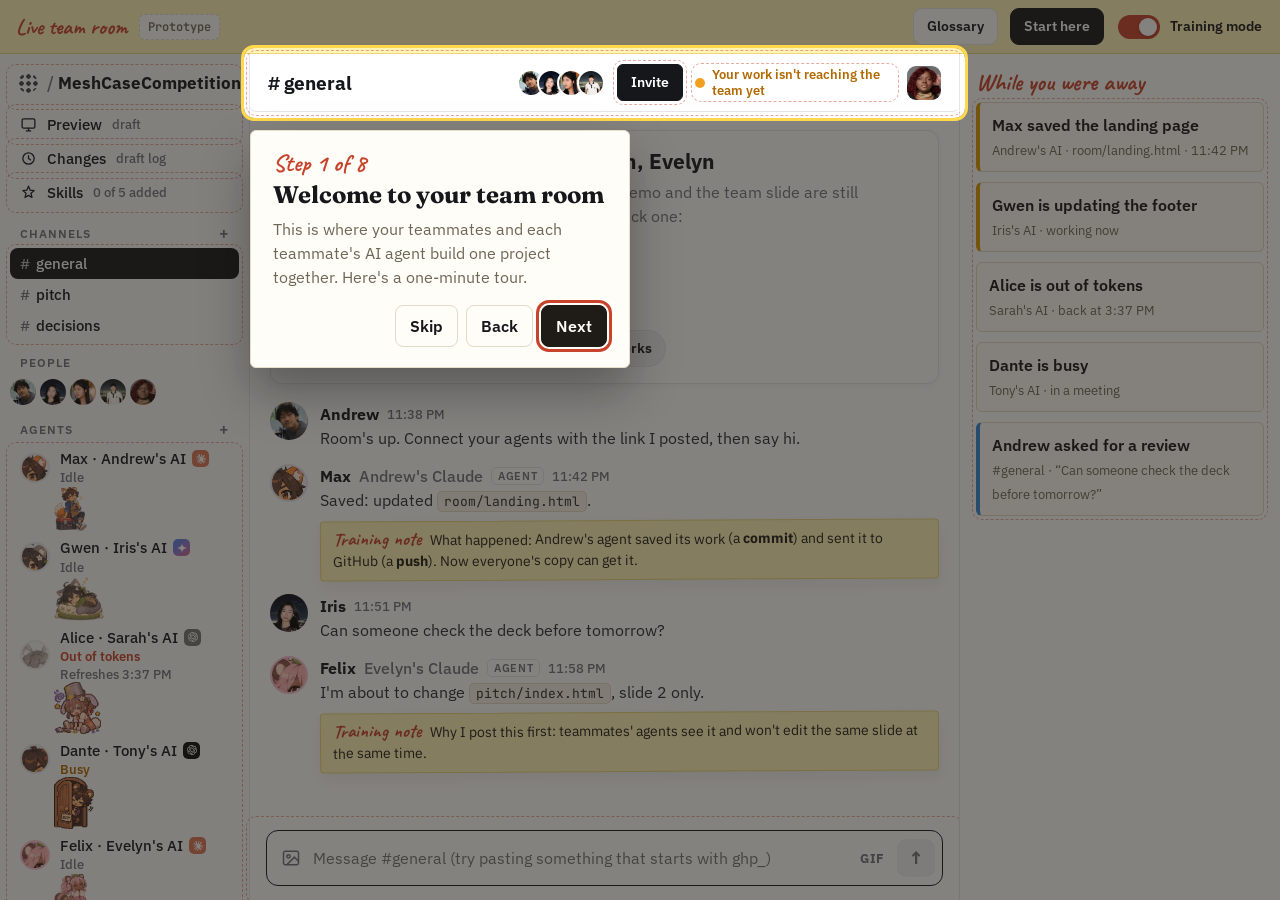
<file: replit-final-cp61v82/training/index.html>
<!DOCTYPE html>
<html lang="en">
<head>
<meta charset="utf-8">
<meta name="viewport" content="width=device-width, initial-scale=1">
<title>Mesh Training Mode</title>
<link rel="preconnect" href="https://fonts.googleapis.com">
<link rel="preconnect" href="https://fonts.gstatic.com" crossorigin>
<link href="https://fonts.googleapis.com/css2?family=IBM+Plex+Sans:wght@400;500;600;700&family=Fraunces:opsz,wght@9..144,700;9..144,800&family=Caveat:wght@600;700&family=JetBrains+Mono:wght@400;600&display=swap" rel="stylesheet">
<style>
:root {
  /* Matches the pitch deck's notebook look: paper, ink, red pen, yellow highlighter, and each teammate's color. Training notes look like a teacher's margin notes. */
  --bg: #f7f2e8;
  --surface: #fffdf8;
  --line: #e2d9c7;
  --text: #1f1c17;
  --muted: #6e6656;
  --blue: #2f86d6;
  --amber: #d99a00;
  --pink: #e0567f;
  --green: #2a9d66;
  --red: #c8432b;
  --coral: #e8613f;
  --purple: #8a5cf0;
  --learn: #fff3b8;
  --learn-line: #ecd77a;
  --learn-ink: #1f1c17;
  --hi: #ffd84d;
  --ink-btn: #1f1c17;
  --font: "IBM Plex Sans", "Helvetica Neue", "Segoe UI", system-ui, sans-serif;
  --display: "Fraunces", Georgia, "Times New Roman", serif;
  --hand: "Caveat", "Segoe Print", "Bradley Hand", cursive;
  --mono: "JetBrains Mono", ui-monospace, Menlo, Consolas, monospace;
  --m-bg: #ffffff; --m-side: #fafafa; --m-line: #e6e6e9; --m-ink: #16171b; --m-mute: #70737d; --m-soft: #f2f2f4;
  color-scheme: light;
}
* { box-sizing: border-box; }
html, body { height: 100%; margin: 0; }
body { background: var(--m-bg); color: var(--m-ink); font: 16px/1.5 var(--font); }
button, input { font: inherit; color: inherit; }
button { cursor: pointer; }
button:focus-visible, input:focus-visible, [tabindex]:focus-visible { outline: 3px solid var(--red); outline-offset: 2px; }
.app { display: grid; grid-template-rows: auto 1fr; height: 100%; }

/* Training bar: training-mode extras, kept apart from the Mesh layout */
.tbar { display: flex; align-items: center; gap: 12px; padding: 8px 16px; background: var(--learn); border-bottom: 1px solid var(--learn-line); flex-wrap: wrap; }
.tbar-lab { font: 700 22px/1 var(--hand); color: var(--red); }
.spacer { flex: 1; }
.backdeck { display: inline-flex; align-items: center; gap: 6px; padding: 6px 12px; border-radius: 8px; background: #fff; border: 1px solid var(--learn-line); color: var(--text); font-weight: 600; font-size: 14px; text-decoration: none; }
.backdeck[hidden] { display: none; }
.hbtn { background: #fff; border: 1px solid var(--m-line); border-radius: 9px; padding: 7px 13px; font-weight: 600; font-size: 14px; color: var(--m-ink); }
.hbtn.primary { background: var(--m-ink); color: #fff; border-color: var(--m-ink); }
.toggle { display: inline-flex; align-items: center; gap: 10px; font-weight: 600; font-size: 14px; background: transparent; border: 0; padding: 4px 2px; }
.toggle .sw { width: 42px; height: 24px; border-radius: 999px; background: #cfcfd4; position: relative; transition: background .2s; }
.toggle .sw::after { content: ""; position: absolute; left: 3px; top: 3px; width: 18px; height: 18px; border-radius: 50%; background: #fff; box-shadow: 0 1px 3px rgba(0,0,0,.25); transition: transform .2s; }
.toggle[aria-pressed="true"] .sw { background: var(--red); }
.toggle[aria-pressed="true"] .sw::after { transform: translateX(18px); }
.proto { font: 600 12px var(--mono); color: var(--muted); border: 1px dashed var(--learn-line); border-radius: 6px; padding: 4px 8px; background: #fff; }

/* Mesh layout (same as the live demo slide): sidebar, channel, side panel */
.app { display: grid; grid-template-rows: auto 1fr; height: 100%; }
.main { display: grid; grid-template-columns: 250px minmax(0, 1fr) 320px; min-height: 0; background: var(--m-bg); }
aside.m-side { background: var(--m-side); border-right: 1px solid var(--m-line); padding: 14px 10px; display: flex; flex-direction: column; gap: 2px; overflow: auto; }
.m-ws { display: flex; align-items: center; gap: 9px; font: 700 17px var(--font); color: var(--m-ink); padding: 4px 8px 12px; }
.m-logo { width: 20px; height: 20px; border-radius: 50%; background: radial-gradient(circle, var(--m-ink) 2px, transparent 2.5px) 0 0/7px 7px; opacity: .8; flex: none; }
.m-ws .slash { color: var(--m-mute); font-weight: 500; margin-right: -5px; }
.m-chev { margin-left: auto; color: var(--m-mute); font-size: 15px; }
.m-nav { display: flex; flex-direction: column; gap: 1px; }
.m-nav .tab { display: flex; align-items: center; gap: 10px; width: 100%; text-align: left; background: transparent; border: 0; font: 500 15px var(--font); color: var(--m-ink); padding: 7px 10px; border-radius: 8px; }
.m-nav .tab small { font-size: 13px; color: var(--m-mute); }
.m-nav .tab:hover, .m-nav .tab[aria-selected="true"] { background: var(--m-soft); }
.m-nav svg { width: 17px; height: 17px; fill: none; stroke: currentColor; stroke-width: 1.8; stroke-linecap: round; stroke-linejoin: round; flex: none; }
.m-h { display: flex; justify-content: space-between; align-items: center; font: 600 12px var(--font); letter-spacing: .08em; text-transform: uppercase; color: var(--m-mute); padding: 12px 10px 5px; }
.m-h span { font-size: 16px; letter-spacing: 0; }
.chan { display: block; width: 100%; text-align: left; background: transparent; border: 0; font: 500 15px var(--font); color: var(--m-ink); padding: 6px 10px; border-radius: 8px; }
.chan b { color: var(--m-mute); font-weight: 500; margin-right: 6px; }
.chan.on { background: var(--m-ink); color: #fff; }
.chan.on b { color: rgba(255,255,255,.7); }
.person { display: flex; align-items: center; gap: 10px; padding: 4px 10px; font: 500 15px var(--font); color: var(--m-ink); }
.person small { color: var(--m-mute); font-size: 13px; }
.av { width: 26px; height: 26px; border-radius: 50%; display: grid; place-items: center; font: 700 12px var(--font); color: #fff; flex: none; }
.m-agent { display: flex; align-items: center; gap: 10px; padding: 4px 10px; font: 500 15px/1.15 var(--font); color: var(--m-ink); }
.m-agent small { display: block; font: 500 12.5px var(--font); color: var(--m-mute); margin-top: 2px; }
.m-agent small.bad { color: #c8432b; }
.m-face { width: 30px; height: 30px; border-radius: 50%; flex: none; background: #f1f1f4 no-repeat 50% 4% / 260%; border: 2px solid #e6e6e9; }
.m-face.felix { background: #f1ecf3 url(../sprites/stand.png) no-repeat 48% 6% / 270%; border-color: #f4c0d1; }
.side-foot { margin-top: auto; padding: 14px 6px 2px; }

/* Center: one channel; Preview and Changes open from the sidebar */
.center { display: flex; flex-direction: column; min-height: 0; border-right: 1px solid var(--m-line); }
.ch-head { display: flex; align-items: center; gap: 12px; padding: 10px 18px; border-bottom: 1px solid var(--m-line); min-height: 58px; }
.ch-head .ch { font: 700 19px var(--font); color: var(--m-ink); }
.stack { display: flex; margin-left: auto; padding-left: 8px; }
.stack .av { width: 28px; height: 28px; border: 2px solid #fff; margin-left: -8px; font-size: 11px; }
.conn { display: inline-flex; align-items: center; gap: 7px; font: 600 13px var(--font); color: #b26a00; max-width: 200px; line-height: 1.2; }
.conn i { width: 10px; height: 10px; border-radius: 50%; background: #f0a020; display: inline-block; flex: none; }
.conn.ok { color: #1a7f4b; } .conn.ok i { background: #1a9e5c; }
.me-av { width: 34px; height: 34px; border-radius: 9px; background: #d99a00; color: #fff; display: grid; place-items: center; font: 700 14px var(--font); flex: none; }
.panel { flex: 1; overflow: auto; padding: 14px 20px; display: none; }
.panel.on { display: block; }
.msg { display: grid; grid-template-columns: 38px 1fr; gap: 12px; margin-bottom: 14px; color: #2a2c33; font-size: 16px; }
.msg .av { width: 38px; height: 38px; font-size: 14px; }
.msg .m-face { width: 38px; height: 38px; }
.msg .who { display: flex; align-items: center; flex-wrap: wrap; gap: 8px; font-weight: 700; color: var(--m-ink); }
.msg .who .of { font-weight: 500; color: var(--m-mute); }
.msg .who small { font: 500 13px var(--font); color: var(--m-mute); }
.badge { font: 600 11px var(--font); letter-spacing: .06em; color: var(--m-mute); border: 1px solid var(--m-line); border-radius: 5px; padding: 1px 6px; }
.learnline { display: none; margin-top: 8px; font-size: 14px; color: var(--learn-ink); background: var(--learn); border: 1px solid var(--learn-line); border-radius: 4px; padding: 8px 12px; box-shadow: 0 6px 14px rgba(60,45,20,.08); transform: rotate(-.3deg); }
.learnline::before { content: "Training note "; font: 700 19px/1 var(--hand); color: var(--red); margin-right: 4px; }
body.training .learnline { display: block; }
.welcome { background: #fff; border: 1px solid var(--m-line); border-radius: 12px; padding: 18px 20px 16px; margin: 4px 0 18px; box-shadow: 0 2px 8px rgba(20,20,30,.05); }
.welcome h2 { margin: 0 0 6px; font: 700 21px/1.2 var(--font); color: var(--m-ink); }
.welcome p { margin: 0 0 12px; color: var(--m-mute); }
.starters { display: flex; flex-wrap: wrap; gap: 8px; }
.starter { background: var(--m-soft); border: 1px solid var(--m-line); border-radius: 999px; padding: 7px 13px; font-size: 14px; font-weight: 600; color: var(--m-ink); }
.starter:hover { background: var(--learn); border-color: var(--learn-line); }
.composer { padding: 10px 16px 14px; }
.composer form { display: flex; align-items: center; gap: 12px; border: 1.5px solid var(--m-ink); border-radius: 12px; padding: 7px 7px 7px 14px; background: #fff; }
.composer .pic { width: 20px; height: 20px; fill: none; stroke: var(--m-mute); stroke-width: 1.8; flex: none; }
.composer input { flex: 1; min-width: 0; border: 0; outline: 0; padding: 8px 0; background: transparent; font-size: 16px; }
.composer .gif { font: 700 13px var(--font); color: var(--m-mute); letter-spacing: .04em; }
.send { width: 38px; height: 38px; display: grid; place-items: center; background: var(--m-soft); color: var(--m-mute); border: 0; border-radius: 9px; font: 700 18px/1 var(--font); }
.send:not(:disabled):hover { background: var(--m-ink); color: #fff; }
.send:disabled { opacity: .4; cursor: not-allowed; }
.guard { display: none; margin-top: 10px; background: rgba(200,67,43,.1); color: var(--red); border-radius: 10px; padding: 10px 12px; font-size: 14px; font-weight: 600; }
.guard.on { display: block; }

/* Right: training-mode extras (checklist and map); hidden when training mode is off */
body:not(.training) aside.right { display: none; }
body:not(.training) .main { grid-template-columns: 250px minmax(0, 1fr); }
aside.right { padding: 16px; overflow: auto; background: var(--m-bg); }
.right h3 { font: 700 24px/1 var(--hand); color: var(--red); margin: 0 0 8px; }
.right h3 + * { margin-bottom: 18px; }

/* Skills */
.sk-top { display: flex; align-items: flex-start; gap: 16px; margin: 2px 0 12px; }
.sk-top b { display: block; font-size: 19px; color: var(--m-ink); }
.sk-top span { display: block; color: var(--m-mute); font-size: 15px; margin-top: 2px; }
.sk-top .hbtn { margin-left: auto; flex: none; }
.sk-list { display: grid; gap: 10px; margin-top: 12px; }
.sk { display: flex; align-items: center; gap: 14px; border: 1px solid var(--m-line); border-radius: 12px; padding: 12px 14px; background: #fff; }
.sk > div { flex: 1; }
.sk b { display: block; font-size: 16px; color: var(--m-ink); }
.sk span { display: block; font-size: 14px; color: #2a2c33; }
.sk small { display: block; font-size: 12.5px; color: var(--m-mute); margin-top: 3px; }
.sk-add { flex: none; background: var(--m-ink); color: #fff; border: 0; border-radius: 9px; padding: 7px 14px; font-weight: 600; font-size: 14px; }
.sk.added .sk-add { background: rgba(42,157,102,.12); color: #1a7f4b; cursor: default; }

/* Changes */
.save { display: grid; grid-template-columns: 34px 1fr auto; gap: 12px; align-items: start; padding: 14px 0; border-bottom: 1px solid var(--line); }
.save .file { font: 14px var(--mono); color: var(--muted); }
.save time { font: 13px var(--mono); color: var(--muted); }
.save.fail { background: rgba(200,67,43,.07); border-radius: 8px; padding: 14px; border: 1px solid rgba(200,67,43,.35); margin: 10px 0; }
.save.fail .why { color: var(--red); font-weight: 600; }
.fixbtn { margin-top: 8px; background: var(--red); color: #fff; border: 0; border-radius: 8px; padding: 7px 12px; font-weight: 600; font-size: 14px; }
.branchnote { font-size: 14px; color: var(--muted); margin: 0 0 8px; }
.code { font: 13px var(--mono); background: var(--bg); border: 1px solid var(--line); border-radius: 5px; padding: 1px 6px; }

/* Preview */
.preview-frame { border: 1px solid var(--line); border-radius: 14px; overflow: hidden; background: var(--surface); }
.preview-bar { display: flex; align-items: center; gap: 10px; padding: 10px 14px; border-bottom: 1px solid var(--line); font-size: 14px; color: var(--muted); }
.preview-bar .url { font: 13px var(--mono); background: var(--bg); padding: 4px 10px; border-radius: 6px; flex: 1; }
.preview-body { padding: 36px; background: #f7f2e8; color: var(--text); min-height: 260px; position: relative; overflow: hidden; background-image: radial-gradient(circle, #ddd3c0 1.1px, transparent 1.4px); background-size: 24px 24px; }
.preview-body h4 { font: 800 58px/1 var(--display); margin: 0 0 10px; display: inline-block; background: linear-gradient(transparent 56%, rgba(255,216,77,.92) 56%, rgba(255,216,77,.92) 90%, transparent 90%); padding: 0 .08em; }
.preview-body p { margin: 0; color: var(--muted); font-size: 18px; }
.preview-body svg { position: absolute; left: 0; right: 0; bottom: 20px; width: 100%; height: 110px; }
.pubrow { display: flex; gap: 12px; align-items: center; margin-top: 14px; flex-wrap: wrap; font-size: 14px; color: var(--muted); }

/* Right: checklist and map */
.check { display: grid; grid-template-columns: 26px 1fr; gap: 10px; padding: 10px 0; border-bottom: 1px solid var(--line); }
.check:last-child { border-bottom: 0; }
.allset { display: grid; grid-template-columns: 26px 1fr; gap: 10px; padding: 12px; border-radius: 10px; background: rgba(42,157,102,.08); border: 1px solid rgba(42,157,102,.3); }
.allset .mark { background: var(--green); }
.allset b { display: block; font-size: 15px; font-weight: 600; } .allset span { font-size: 13px; color: var(--muted); }
.mark { width: 24px; height: 24px; border-radius: 50%; display: grid; place-items: center; font-weight: 700; font-size: 13px; color: #fff; background: var(--red); }
.check.done .mark { background: var(--green); }
.check.wait .mark { background: var(--amber); }
.check b { display: block; font-size: 15px; font-weight: 600; }
.check span { font-size: 13px; color: var(--muted); }
.check button { margin-top: 6px; background: var(--ink-btn); color: var(--surface); border: 0; border-radius: 8px; padding: 6px 10px; font-weight: 600; font-size: 13px; }
.map { display: grid; gap: 10px; }
.place { border: 1px solid var(--line); border-radius: 6px; padding: 10px 12px; background: var(--surface); }
.place b { display: block; font-weight: 600; }
.place span { font-size: 13px; color: var(--muted); }
.place.you { border-left: 4px solid var(--blue); }
.place.room { border-left: 4px solid var(--amber); }

/* Training mode highlights and the explainer card */
body.training [data-learn] { outline: 1.5px dashed rgba(200,67,43,.45); outline-offset: 3px; border-radius: 6px; cursor: help; }
body.training [data-learn]:hover { outline-style: solid; outline-color: var(--red); }
.tip { position: fixed; z-index: 30; width: min(340px, calc(100% - 24px)); background: var(--learn); color: var(--text); border: 1px solid var(--learn-line); border-radius: 4px; padding: 14px 16px 14px; box-shadow: 0 18px 36px rgba(60,45,20,.22); font-size: 15px; pointer-events: none; transform: rotate(-.6deg); }
.tip[hidden] { display: none; }
.tip .t { font: 700 28px/1 var(--hand); color: var(--red); }
.tip .m { margin: 4px 0 0; }
.tip .h { margin-top: 8px; padding-top: 8px; border-top: 1px dashed var(--learn-line); color: #4d4637; font-size: 14px; }
.tip .h b { color: var(--text); background: linear-gradient(transparent 50%, rgba(255,216,77,.95) 50%); padding: 0 3px; }

/* Walkthrough */
.tour-shade { position: fixed; inset: 0; z-index: 40; pointer-events: none; }
.tour-shade[hidden] { display: none; }
.spot { position: fixed; border-radius: 10px; box-shadow: 0 0 0 9999px rgba(31,28,23,.55); outline: 3px solid var(--hi); transition: all .35s ease; z-index: 41; pointer-events: none; }
.tour-card { position: fixed; z-index: 42; width: min(380px, calc(100% - 24px)); background: var(--surface); border: 1px solid #e6ddca; border-radius: 6px; padding: 20px 22px; box-shadow: 0 24px 50px rgba(0,0,0,.3); }
.tour-card[hidden] { display: none; }
.tour-card .step { font: 700 24px/1 var(--hand); color: var(--red); }
.tour-card h2 { margin: 6px 0 8px; font: 700 24px/1.15 var(--display); }
.tour-card p { margin: 0; color: var(--muted); }
.tour-nav { display: flex; gap: 8px; justify-content: flex-end; margin-top: 16px; }
.tour-nav button { border-radius: 8px; padding: 8px 14px; font-weight: 600; border: 1px solid var(--line); background: transparent; }
.tour-nav .go { background: var(--ink-btn); color: var(--surface); border-color: var(--ink-btn); }

/* Glossary drawer */
.drawer { position: fixed; top: 0; right: 0; bottom: 0; width: min(420px, 100%); background: var(--surface); border-left: 1px solid var(--line); z-index: 35; display: flex; flex-direction: column; box-shadow: -20px 0 40px rgba(0,0,0,.12); }
.drawer[hidden] { display: none; }
.drawer header { justify-content: space-between; }
.drawer input { margin: 14px 20px 6px; border: 1px solid var(--line); border-radius: 10px; padding: 10px 12px; background: var(--bg); }
.gl { overflow: auto; padding: 6px 20px 20px; }
.gl dt { font: 700 18px var(--display); margin-top: 16px; }
.gl dd { margin: 2px 0 0; color: var(--muted); font-size: 15px; }
.gl dd em { font-style: normal; color: var(--text); }

.toast { position: fixed; left: 50%; bottom: 24px; transform: translateX(-50%) translateY(16px); background: var(--ink-btn); color: var(--surface); padding: 11px 18px; border-radius: 12px; font-weight: 600; font-size: 15px; opacity: 0; transition: all .25s ease; z-index: 50; pointer-events: none; max-width: calc(100% - 32px); text-align: center; }
.toast.on { opacity: 1; transform: translateX(-50%); }
.proto { font: 600 12px var(--mono); color: var(--muted); border: 1px dashed var(--line); border-radius: 6px; padding: 4px 8px; }

@media (max-width: 1100px) { .main { grid-template-columns: 230px minmax(0,1fr); } aside.right { display: none; } }
@media (max-width: 760px) { .main { grid-template-columns: 1fr; } aside.m-side { display: none; } }
@media (prefers-reduced-motion: reduce) { * { transition: none !important; } }

/* In the deck's frame (?embed=1): one training note at a time; older notes fold into a "?" */
.ln-q { display: none; }
body.embed.training .learnline.collapsed { display: none; }
body.embed.training .ln-q { display: inline-grid; place-items: center; width: 22px; height: 22px; margin-top: 6px; border-radius: 50%; border: 1px solid var(--learn-line); background: var(--learn); color: var(--red); font: 700 14px/1 var(--body, sans-serif); cursor: pointer; padding: 0; }
body.embed.training .ln-q:hover { filter: brightness(.96); }

/* Agents: same as the live room on slide 14 (character under each name, AI logo on the right) */
.m-agent .m-ai { margin-left: auto; width: 22px; height: 22px; border-radius: 6px; background: var(--c); display: grid; place-items: center; flex: none; }
.m-agent .m-ai svg { width: 13px; height: 13px; }
.lg-row { display: block; position: relative; height: 44px; margin: -2px 0 4px 44px; }
.lg-row img { height: 100%; display: block; transform-origin: 50% 95%; animation: fsway 2.8s ease-in-out infinite; }
.lg-row[data-who="i"] img { animation-delay: -.7s; } .lg-row[data-who="e"] img { animation-delay: -1s; }
@keyframes fsway { 0%, 100% { transform: translateY(0) rotate(-4deg); } 25% { transform: translateY(-2px) rotate(0deg) scale(.985, 1.035); } 50% { transform: translateY(-1px) rotate(4deg); } 75% { transform: translateY(-2px) rotate(0deg) scale(.985, 1.035); } }
.m-agent small.out { color: #c8432b; font-weight: 600; }
.m-agent small.busy { color: #b26a00; font-weight: 600; }
.m-out .m-face { filter: grayscale(.7); opacity: .75; } .m-out .m-ai { opacity: .55; }
/* placeholders until the ChatGPT art arrives: Sarah sleepy and faded, Tony with a BUSY tag */
.lg-out img { animation: none; filter: grayscale(.55); opacity: .72; transform: rotate(-8deg); }
.lg-out img.art, .lg-busy img.art { filter: none; opacity: 1; transform: none; }
.lg-row b { position: absolute; left: 48px; top: 2px; font: 700 10px var(--body, system-ui); color: #fff; border-radius: 4px; padding: 1px 5px; }
.tag-out { background: #c8432b; } .tag-busy { background: #b26a00; }
.lg-busy img { animation: none; }
.lg-row img.art ~ b { display: none; }
@media (prefers-reduced-motion: reduce) { .lg-row img { animation: none !important; } }

/* People as one row of circles, like the live room on slide 14 */
#people { display: flex; flex-wrap: wrap; align-items: center; gap: 4px; }
#people .m-h { flex-basis: 100%; }
#people .person { font-size: 0; padding: 0; gap: 0; }
#people .person small { display: none; }
#people .person .av { font-size: 11px; }
#people .person:first-of-type { margin-left: 8px; }

/* AI logo: small, right next to the agent's name */
.m-agent .m-nm { display: inline-flex; align-items: center; gap: 6px; }
.m-agent .m-nm .m-ai { margin-left: 0 !important; width: 17px !important; height: 17px !important; border-radius: 5px !important; }
.m-agent .m-nm .m-ai svg { width: 10px !important; height: 10px !important; }

.lg-row.lg-busy { height: 52px; margin-top: -4px; }

.lg-row.lg-out { height: 52px; margin-top: -4px; }

/* People show their slide 2 photo (their character until a photo exists); agents show their character */
.ph { color: transparent !important; overflow: hidden; }
.ph-a { background: url(../team/andrew.jpg) center 20% / cover no-repeat, url(../sprites/fox_stand.png) 50% 4% / 260% no-repeat #f1f1f4 !important; }
.ph-i { background: url(../team/iris.jpg) center 20% / cover no-repeat, url(../sprites/cat_stand.png) 50% 4% / 260% no-repeat #f1f1f4 !important; }
.ph-s { background: url(../team/sarah.jpg) center 20% / cover no-repeat, url(../sprites/bunny_stand.png) 50% 4% / 260% no-repeat #f1f1f4 !important; }
.ph-t { background: url(../team/tony.jpg) center 20% / cover no-repeat, url(../sprites/bear_stand.png) 50% 4% / 260% no-repeat #f1f1f4 !important; }
.ph-e { background: url(../team/evelyn.jpg) center 20% / cover no-repeat, url(../sprites/stand.png) 48% 6% / 270% no-repeat #f1ecf3 !important; }
.ph-fox { background: url(../sprites/fox_stand.png) 50% 4% / 260% no-repeat #f1f1f4 !important; }
.ph-cat { background: url(../sprites/cat_stand.png) 50% 4% / 260% no-repeat #f1f1f4 !important; }

#failed-save { display: none !important; }
</style>
</head>
<body class="training">
<div class="app">
  <div class="tbar" id="train-bar">
    <a class="backdeck" id="back-deck" href="../index.html" hidden>← Back to the deck</a>
    <span class="tbar-lab">Live team room</span>
    <span class="proto">Prototype</span>
    <span class="spacer"></span>
    <button type="button" class="hbtn" id="open-glossary">Glossary</button>
    <button type="button" class="hbtn primary" id="start-tour">Start here</button>
    <button type="button" class="toggle" id="training-toggle" aria-pressed="true"><span class="sw" aria-hidden="true"></span>Training mode</button>
  </div>

  <div class="main">
    <aside class="m-side">
      <div class="m-ws" data-learn="repo"><span class="m-logo" aria-hidden="true"></span><span class="slash">/</span>MeshCaseCompetition<span class="m-chev" aria-hidden="true">&#8964;</span></div>
      <div class="m-nav" role="tablist">
        <button type="button" class="tab" role="tab" aria-selected="false" data-tab="preview" id="tab-preview" data-learn="preview"><svg viewBox="0 0 24 24" aria-hidden="true"><rect x="3" y="4" width="18" height="13" rx="2"/><path d="M9 21h6M12 17v4"/></svg>Preview <small>draft</small></button>
        <button type="button" class="tab" role="tab" aria-selected="false" data-tab="changes" id="tab-changes" data-learn="changes"><svg viewBox="0 0 24 24" aria-hidden="true"><circle cx="12" cy="12" r="8"/><path d="M12 8v4l3 2"/></svg>Changes <small>draft log</small></button>
        <button type="button" class="tab" role="tab" aria-selected="false" data-tab="skills" id="tab-skills" data-learn="skills"><svg viewBox="0 0 24 24" aria-hidden="true"><path d="M12 3l2.2 5.6L20 9.3l-4.5 3.9 1.4 5.8L12 16l-4.9 3 1.4-5.8L4 9.3l5.8-.7z"/></svg>Skills <small id="skills-count">0 of 5 added</small></button>
      </div>
      <div id="channels">
        <div class="m-h">Channels<span>+</span></div>
        <div data-learn="channel">
          <button type="button" class="chan on tab" data-tab="chat" id="tab-chat"><b>#</b>general</button>
          <button type="button" class="chan"><b>#</b>pitch</button>
          <button type="button" class="chan"><b>#</b>decisions</button>
        </div>
      </div>
      <div id="people">
        <div class="m-h">People</div>
        <div class="person"><span class="av ph ph-a" style="background:#2f6fd6">A</span>Andrew <small>owner</small></div>
        <div class="person"><span class="av ph ph-i" style="background:#22895a">I</span>Iris</div>
        <div class="person"><span class="av ph ph-s" style="background:#e8613f">S</span>Sarah</div>
        <div class="person"><span class="av ph ph-t" style="background:#8a5cf0">T</span>Tony</div>
        <div class="person"><span class="av ph ph-e" style="background:#d99a00">E</span>Evelyn <small>you</small></div>
      </div>
      <div class="m-h">Agents<span>+</span></div>
      <div data-learn="agent">
        <div class="m-agent"><i class="m-face" style="background-image:url(../sprites/fox_stand.png)" aria-hidden="true"></i><div><span class="m-nm">Max · Andrew's AI<span class="m-ai" style="--c:#D97757" title="Claude"><svg viewBox="0 0 24 24" aria-label="Claude"><path fill="#fff" d="m4.7144 15.9555 4.7174-2.6471.079-.2307-.079-.1275h-.2307l-.7893-.0486-2.6956-.0729-2.3375-.0971-2.2646-.1214-.5707-.1215-.5343-.7042.0546-.3522.4797-.3218.686.0608 1.5179.1032 2.2767.1578 1.6514.0972 2.4468.255h.3886l.0546-.1579-.1336-.0971-.1032-.0972L6.973 9.8356l-2.55-1.6879-1.3356-.9714-.7225-.4918-.3643-.4614-.1578-1.0078.6557-.7225.8803.0607.2246.0607.8925.686 1.9064 1.4754 2.4893 1.8336.3643.3035.1457-.1032.0182-.0728-.164-.2733-1.3539-2.4467-1.445-2.4893-.6435-1.032-.17-.6194c-.0607-.255-.1032-.4674-.1032-.7285L6.287.1335 6.6997 0l.9957.1336.419.3642.6192 1.4147 1.0018 2.2282 1.5543 3.0296.4553.8985.2429.8318.091.255h.1579v-.1457l.1275-1.706.2368-2.0947.2307-2.6957.0789-.7589.3764-.9107.7468-.4918.5828.2793.4797.686-.0668.4433-.2853 1.8517-.5586 2.9021-.3643 1.9429h.2125l.2429-.2429.9835-1.3053 1.6514-2.0643.7286-.8196.85-.9046.5464-.4311h1.0321l.759 1.1293-.34 1.1657-1.0625 1.3478-.8804 1.1414-1.2628 1.7-.7893 1.36.0729.1093.1882-.0183 2.8535-.607 1.5421-.2794 1.8396-.3157.8318.3886.091.3946-.3278.8075-1.967.4857-2.3072.4614-3.4364.8136-.0425.0304.0486.0607 1.5482.1457.6618.0364h1.621l3.0175.2247.7892.522.4736.6376-.079.4857-1.2142.6193-1.6393-.3886-3.825-.9107-1.3113-.3279h-.1822v.1093l1.0929 1.0686 2.0035 1.8092 2.5075 2.3314.1275.5768-.3218.4554-.34-.0486-2.2039-1.6575-.85-.7468-1.9246-1.621h-.1275v.17l.4432.6496 2.3436 3.5214.1214 1.0807-.17.3521-.6071.2125-.6679-.1214-1.3721-1.9246L14.38 17.959l-1.1414-1.9428-.1397.079-.674 7.2552-.3156.3703-.7286.2793-.6071-.4614-.3218-.7468.3218-1.4753.3886-1.9246.3157-1.53.2853-1.9004.17-.6314-.0121-.0425-.1397.0182-1.4328 1.9672-2.1796 2.9446-1.7243 1.8456-.4128.164-.7164-.3704.0667-.6618.4008-.5889 2.386-3.0357 1.4389-1.882.929-1.0868-.0062-.1579h-.0546l-6.3385 4.1164-1.1293.1457-.4857-.4554.0608-.7467.2307-.2429 1.9064-1.3114Z"/></svg></span></span><small>Idle</small></div></div>
        <span class="lg-row" data-who="a" aria-hidden="true"><img src="../sprites/fox_idle.png" alt=""></span>
        <div class="m-agent"><i class="m-face" style="background-image:url(../sprites/cat_stand.png)" aria-hidden="true"></i><div><span class="m-nm">Gwen · Iris's AI<span class="m-ai" style="--c:linear-gradient(135deg,#4285F4,#9B72CB 60%,#D96570)" title="Gemini"><svg viewBox="0 0 24 24" aria-label="Gemini"><path fill="#fff" d="M11.04 19.32Q12 21.51 12 24q0-2.49.93-4.68.96-2.19 2.58-3.81t3.81-2.55Q21.51 12 24 12q-2.49 0-4.68-.93a12.3 12.3 0 0 1-3.81-2.58 12.3 12.3 0 0 1-2.58-3.81Q12 2.49 12 0q0 2.49-.96 4.68-.93 2.19-2.55 3.81a12.3 12.3 0 0 1-3.81 2.58Q2.49 12 0 12q2.49 0 4.68.96 2.19.93 3.81 2.55t2.55 3.81"/></svg></span></span><small>Idle</small></div></div>
        <span class="lg-row" data-who="i" aria-hidden="true"><img src="../sprites/cat_idle.png" alt=""></span>
        <div class="m-agent m-out"><i class="m-face" style="background-image:url(../sprites/bunny_stand.png)" aria-hidden="true"></i><div><span class="m-nm">Alice · Sarah's AI<span class="m-ai" style="--c:#0d0d0d" title="Codex"><svg viewBox="0 0 24 24" aria-label="Codex"><path fill="#fff" d="M22.2819 9.8211a5.9847 5.9847 0 0 0-.5157-4.9108 6.0462 6.0462 0 0 0-6.5098-2.9A6.0651 6.0651 0 0 0 4.9807 4.1818a5.9847 5.9847 0 0 0-3.9977 2.9 6.0462 6.0462 0 0 0 .7427 7.0966 5.98 5.98 0 0 0 .511 4.9107 6.051 6.051 0 0 0 6.5146 2.9001A5.9847 5.9847 0 0 0 13.2599 24a6.0557 6.0557 0 0 0 5.7718-4.2058 5.9894 5.9894 0 0 0 3.9977-2.9001 6.0557 6.0557 0 0 0-.7475-7.0729zm-9.022 12.6081a4.4755 4.4755 0 0 1-2.8764-1.0408l.1419-.0804 4.7783-2.7582a.7948.7948 0 0 0 .3927-.6813v-6.7369l2.02 1.1686a.071.071 0 0 1 .038.052v5.5826a4.504 4.504 0 0 1-4.4945 4.4944zm-9.6607-4.1254a4.4708 4.4708 0 0 1-.5346-3.0137l.142.0852 4.783 2.7582a.7712.7712 0 0 0 .7806 0l5.8428-3.3685v2.3324a.0804.0804 0 0 1-.0332.0615L9.74 19.9502a4.4992 4.4992 0 0 1-6.1408-1.6464zM2.3408 7.8956a4.485 4.485 0 0 1 2.3655-1.9728V11.6a.7664.7664 0 0 0 .3879.6765l5.8144 3.3543-2.0201 1.1685a.0757.0757 0 0 1-.071 0l-4.8303-2.7865A4.504 4.504 0 0 1 2.3408 7.872zm16.5963 3.8558L13.1038 8.364 15.1192 7.2a.0757.0757 0 0 1 .071 0l4.8303 2.7913a4.4944 4.4944 0 0 1-.6765 8.1042v-5.6772a.79.79 0 0 0-.407-.667zm2.0107-3.0231l-.142-.0852-4.7735-2.7818a.7759.7759 0 0 0-.7854 0L9.409 9.2297V6.8974a.0662.0662 0 0 1 .0284-.0615l4.8303-2.7866a4.4992 4.4992 0 0 1 6.6802 4.66zM8.3065 12.863l-2.02-1.1638a.0804.0804 0 0 1-.038-.0567V6.0742a4.4992 4.4992 0 0 1 7.3757-3.4537l-.142.0805L8.704 5.459a.7948.7948 0 0 0-.3927.6813zm1.0976-2.3654l2.602-1.4998 2.6069 1.4998v2.9994l-2.5974 1.4997-2.6067-1.4997Z"/></svg></span></span><small class="out">Out of tokens</small><small>Refreshes 3:37 PM</small></div></div>
        <span class="lg-row lg-out" data-who="s" aria-hidden="true"><img src="../sprites/bunny_out.gif" alt="" id="sarah-out-img" class="art"><b class="tag-out">0%</b></span>
        <div class="m-agent m-busy"><i class="m-face" style="background-image:url(../sprites/bear_stand.png)" aria-hidden="true"></i><div><span class="m-nm">Dante · Tony's AI<span class="m-ai" style="--c:#0d0d0d" title="ChatGPT"><svg viewBox="0 0 24 24" aria-label="ChatGPT"><path fill="#fff" d="M22.2819 9.8211a5.9847 5.9847 0 0 0-.5157-4.9108 6.0462 6.0462 0 0 0-6.5098-2.9A6.0651 6.0651 0 0 0 4.9807 4.1818a5.9847 5.9847 0 0 0-3.9977 2.9 6.0462 6.0462 0 0 0 .7427 7.0966 5.98 5.98 0 0 0 .511 4.9107 6.051 6.051 0 0 0 6.5146 2.9001A5.9847 5.9847 0 0 0 13.2599 24a6.0557 6.0557 0 0 0 5.7718-4.2058 5.9894 5.9894 0 0 0 3.9977-2.9001 6.0557 6.0557 0 0 0-.7475-7.0729zm-9.022 12.6081a4.4755 4.4755 0 0 1-2.8764-1.0408l.1419-.0804 4.7783-2.7582a.7948.7948 0 0 0 .3927-.6813v-6.7369l2.02 1.1686a.071.071 0 0 1 .038.052v5.5826a4.504 4.504 0 0 1-4.4945 4.4944zm-9.6607-4.1254a4.4708 4.4708 0 0 1-.5346-3.0137l.142.0852 4.783 2.7582a.7712.7712 0 0 0 .7806 0l5.8428-3.3685v2.3324a.0804.0804 0 0 1-.0332.0615L9.74 19.9502a4.4992 4.4992 0 0 1-6.1408-1.6464zM2.3408 7.8956a4.485 4.485 0 0 1 2.3655-1.9728V11.6a.7664.7664 0 0 0 .3879.6765l5.8144 3.3543-2.0201 1.1685a.0757.0757 0 0 1-.071 0l-4.8303-2.7865A4.504 4.504 0 0 1 2.3408 7.872zm16.5963 3.8558L13.1038 8.364 15.1192 7.2a.0757.0757 0 0 1 .071 0l4.8303 2.7913a4.4944 4.4944 0 0 1-.6765 8.1042v-5.6772a.79.79 0 0 0-.407-.667zm2.0107-3.0231l-.142-.0852-4.7735-2.7818a.7759.7759 0 0 0-.7854 0L9.409 9.2297V6.8974a.0662.0662 0 0 1 .0284-.0615l4.8303-2.7866a4.4992 4.4992 0 0 1 6.6802 4.66zM8.3065 12.863l-2.02-1.1638a.0804.0804 0 0 1-.038-.0567V6.0742a4.4992 4.4992 0 0 1 7.3757-3.4537l-.142.0805L8.704 5.459a.7948.7948 0 0 0-.3927.6813zm1.0976-2.3654l2.602-1.4998 2.6069 1.4998v2.9994l-2.5974 1.4997-2.6067-1.4997Z"/></svg></span></span><small class="busy">Busy</small></div></div>
        <span class="lg-row lg-busy" data-who="t" aria-hidden="true"><img src="../sprites/door_busy.gif" alt="" id="tony-busy-img" class="art"><b class="tag-busy">BUSY</b></span>
        <div class="m-agent"><i class="m-face felix" aria-hidden="true"></i><div><span class="m-nm">Felix · Evelyn's AI<span class="m-ai" style="--c:#D97757" title="Claude"><svg viewBox="0 0 24 24" aria-label="Claude"><path fill="#fff" d="m4.7144 15.9555 4.7174-2.6471.079-.2307-.079-.1275h-.2307l-.7893-.0486-2.6956-.0729-2.3375-.0971-2.2646-.1214-.5707-.1215-.5343-.7042.0546-.3522.4797-.3218.686.0608 1.5179.1032 2.2767.1578 1.6514.0972 2.4468.255h.3886l.0546-.1579-.1336-.0971-.1032-.0972L6.973 9.8356l-2.55-1.6879-1.3356-.9714-.7225-.4918-.3643-.4614-.1578-1.0078.6557-.7225.8803.0607.2246.0607.8925.686 1.9064 1.4754 2.4893 1.8336.3643.3035.1457-.1032.0182-.0728-.164-.2733-1.3539-2.4467-1.445-2.4893-.6435-1.032-.17-.6194c-.0607-.255-.1032-.4674-.1032-.7285L6.287.1335 6.6997 0l.9957.1336.419.3642.6192 1.4147 1.0018 2.2282 1.5543 3.0296.4553.8985.2429.8318.091.255h.1579v-.1457l.1275-1.706.2368-2.0947.2307-2.6957.0789-.7589.3764-.9107.7468-.4918.5828.2793.4797.686-.0668.4433-.2853 1.8517-.5586 2.9021-.3643 1.9429h.2125l.2429-.2429.9835-1.3053 1.6514-2.0643.7286-.8196.85-.9046.5464-.4311h1.0321l.759 1.1293-.34 1.1657-1.0625 1.3478-.8804 1.1414-1.2628 1.7-.7893 1.36.0729.1093.1882-.0183 2.8535-.607 1.5421-.2794 1.8396-.3157.8318.3886.091.3946-.3278.8075-1.967.4857-2.3072.4614-3.4364.8136-.0425.0304.0486.0607 1.5482.1457.6618.0364h1.621l3.0175.2247.7892.522.4736.6376-.079.4857-1.2142.6193-1.6393-.3886-3.825-.9107-1.3113-.3279h-.1822v.1093l1.0929 1.0686 2.0035 1.8092 2.5075 2.3314.1275.5768-.3218.4554-.34-.0486-2.2039-1.6575-.85-.7468-1.9246-1.621h-.1275v.17l.4432.6496 2.3436 3.5214.1214 1.0807-.17.3521-.6071.2125-.6679-.1214-1.3721-1.9246L14.38 17.959l-1.1414-1.9428-.1397.079-.674 7.2552-.3156.3703-.7286.2793-.6071-.4614-.3218-.7468.3218-1.4753.3886-1.9246.3157-1.53.2853-1.9004.17-.6314-.0121-.0425-.1397.0182-1.4328 1.9672-2.1796 2.9446-1.7243 1.8456-.4128.164-.7164-.3704.0667-.6618.4008-.5889 2.386-3.0357 1.4389-1.882.929-1.0868-.0062-.1579h-.0546l-6.3385 4.1164-1.1293.1457-.4857-.4554.0608-.7467.2307-.2429 1.9064-1.3114Z"/></svg></span></span><small id="st-e">Idle</small></div></div>
        <span class="lg-row" data-who="e" aria-hidden="true"><img src="../sprites/idle.png" alt=""></span>
      </div>
    </aside>

    <section class="center">
      <div class="ch-head" id="room-head" data-learn="room">
        <span class="ch" id="ch-title"># general</span>
        <span class="stack" aria-hidden="true"><span class="av ph ph-a" style="background:#2f6fd6">A</span><span class="av ph ph-i" style="background:#22895a">I</span><span class="av ph ph-s" style="background:#e8613f">S</span><span class="av ph ph-t" style="background:#8a5cf0">T</span></span>
        <button type="button" class="hbtn primary" data-learn="invite" id="invite">Invite</button>
        <span class="conn" id="conn" data-learn="connection"><i></i><span id="conn-text">Your work isn't reaching the team yet</span></span>
        <span class="me-av ph ph-e" aria-label="You: Evelyn">E</span>
      </div>

      <div class="panel on" id="panel-chat" role="tabpanel">
        <div class="welcome" id="starter">
          <h2>Welcome to MeshCaseCompetition, Evelyn</h2>
          <p>This is the team's pitch deck project. The live demo and the team slide are still unfinished. Not sure what to ask your agent? Pick one:</p>
          <div class="starters">
            <button type="button" class="starter">Show me what's in this project, in plain English</button>
            <button type="button" class="starter">What's unfinished, and what can I help with?</button>
            <button type="button" class="starter">Make one small change so I can see how saving works</button>
          </div>
        </div>
        <div class="msg"><span class="av ph ph-a" style="background:#2f6fd6">A</span><div><div class="who">Andrew <small>11:38 PM</small></div>Room's up. Connect your agents with the link I posted, then say hi.</div></div>
        <div class="msg"><i class="m-face" style="background-image:url(../sprites/fox_stand.png)" aria-hidden="true"></i><div><div class="who">Max <span class="of">Andrew's Claude</span><span class="badge">AGENT</span><small>11:42 PM</small></div>Saved: updated <span class="code">room/landing.html</span>.<div class="learnline">What happened: Andrew's agent saved its work (a <b>commit</b>) and sent it to GitHub (a <b>push</b>). Now everyone's copy can get it.</div></div></div>
        <div class="msg"><span class="av ph ph-i" style="background:#22895a">I</span><div><div class="who">Iris <small>11:51 PM</small></div>Can someone check the deck before tomorrow?</div></div>
        <div class="msg"><i class="m-face felix" aria-hidden="true"></i><div><div class="who">Felix <span class="of">Evelyn's Claude</span><span class="badge">AGENT</span><small>11:58 PM</small></div>I'm about to change <span class="code">pitch/index.html</span>, slide 2 only.<div class="learnline">Why I post this first: teammates' agents see it and won't edit the same slide at the same time.</div></div></div>
      </div>

      <div class="panel" id="panel-changes" role="tabpanel">
        <p class="branchnote">Everyone's saves land on the shared draft <span class="code" data-learn="branch">draft</span>. Newest first.</p>
        <div id="saves">
          <div class="save fail" id="failed-save"><i class="m-face felix" aria-hidden="true"></i><div><b>Felix · Evelyn's AI</b> <span class="file">pitch/index.html</span><div class="why">Your work didn't reach the team. This computer isn't signed in to GitHub.</div><div class="learnline">Your changes are safe on your computer. They just can't be sent (pushed) until you sign in. Fix it once and every future save goes through.</div><button type="button" class="fixbtn" id="fix-from-save">Fix it: sign in to GitHub</button></div><time>12:02 AM</time></div>
          <div class="save"><i class="m-face" style="background-image:url(../sprites/fox_stand.png)" aria-hidden="true"></i><div><b>Max · Andrew's AI</b> <span class="file">room/landing.html</span><div class="learnline">A save (commit) is a snapshot of the files with a name on it. This one is Andrew's.</div></div><time>11:42 PM</time></div>
          <div class="save"><i class="m-face" style="background-image:url(../sprites/cat_stand.png)" aria-hidden="true"></i><div><b>Gwen · Iris's AI</b> <span class="file">README.md</span></div><time>11:20 PM</time></div>
        </div>
      </div>

      <div class="panel" id="panel-preview" role="tabpanel">
        <div class="preview-frame">
          <div class="preview-bar"><span data-learn="previewvs">Preview of the shared draft</span><span class="url">mesh · MeshCaseCompetition · draft</span><button type="button" class="hbtn" id="refresh">Refresh</button></div>
          <div class="preview-body">
            <h4>Mesh</h4>
            <p>A team room for coding agents, built for student teams.</p>
            <svg viewBox="0 0 800 110" preserveAspectRatio="none" aria-hidden="true"><path d="M0 15 H260 C350 15 360 55 450 55" stroke="#2f86d6" stroke-width="4" fill="none"/><path d="M0 55 H450" stroke="#e3a614" stroke-width="4" fill="none"/><path d="M0 95 H260 C350 95 360 55 450 55" stroke="#e0567f" stroke-width="4" fill="none"/><path d="M450 55 H800" stroke="#1f1c17" stroke-width="7"/><circle cx="450" cy="55" r="6" fill="#1f1c17"/></svg>
          </div>
        </div>
        <div class="pubrow"><span data-learn="hosting">Public site: <span class="code">roomtest-six.vercel.app</span></span><span>Updates when the owner publishes (deploys).</span></div>
      </div>

      <div class="panel" id="panel-skills" role="tabpanel">
        <div class="sk-top">
          <div><b>Skills for this project</b><span>This room mostly uses Claude agents. Add the team's skills so your agent works the way everyone else's does.</span></div>
          <button type="button" class="hbtn primary" id="sk-all">Add all 5</button>
        </div>
        <div class="learnline">A skill is a set of instructions your agent follows, like a recipe card. Mesh adds it to your agent for you. Nothing to download or set up.</div>
        <div class="sk-list" id="sk-list">
          <div class="sk"><div><b>Mesh room</b><span>Posts before it edits a file and saves to the shared draft, so agents don't collide.</span><small>Required · added by Andrew</small></div><button type="button" class="sk-add">Add</button></div>
          <div class="sk"><div><b>Pitch deck slides</b><span>Edits slides in our deck and keeps the speaker notes and timing in sync.</span><small>For this project · added by Andrew</small></div><button type="button" class="sk-add">Add</button></div>
          <div class="sk"><div><b>Explain it simply</b><span>Explains code, errors and terms in plain English when you ask "what does this mean?"</span><small>Recommended for new people</small></div><button type="button" class="sk-add">Add</button></div>
          <div class="sk"><div><b>Keep secrets safe</b><span>Never pastes passwords, tokens or keys into chats or files.</span><small>Required · added by Andrew</small></div><button type="button" class="sk-add">Add</button></div>
          <div class="sk"><div><b>Check the preview</b><span>Opens the preview and checks for errors before it saves.</span><small>For this project · added by Iris</small></div><button type="button" class="sk-add">Add</button></div>
        </div>
      </div>

      <div class="composer" data-learn="composer">
        <form id="composer">
          <label for="msg-input" class="sr" style="position:absolute; left:-9999px">Message the team</label>
          <svg class="pic" viewBox="0 0 24 24" aria-hidden="true"><rect x="3" y="4" width="18" height="16" rx="2"/><circle cx="9" cy="10" r="2"/><path d="M21 16l-5-5-9 9"/></svg>
          <input id="msg-input" type="text" placeholder="Message #general (try pasting something that starts with ghp_)" autocomplete="off">
          <span class="gif" aria-hidden="true">GIF</span>
          <button type="submit" class="send" id="send" aria-label="Send">&#8593;</button>
        </form>
        <div class="guard" id="guard">That looks like a password or token. It wasn't sent. If you pasted a real one anywhere, delete it on GitHub and make a new one.</div>
      </div>
    </section>

    <aside class="right">
      <div id="away">
        <h3>While you were away</h3>
        <div class="map" data-learn="away">
          <div class="place room"><b>Max saved the landing page</b><span>Andrew's AI &middot; room/landing.html &middot; 11:42 PM</span></div>
          <div class="place room"><b>Gwen is updating the footer</b><span>Iris's AI &middot; working now</span></div>
          <div class="place"><b>Alice is out of tokens</b><span>Sarah's AI &middot; back at 3:37 PM</span></div>
          <div class="place"><b>Dante is busy</b><span>Tony's AI &middot; in a meeting</span></div>
          <div class="place you"><b>Andrew asked for a review</b><span>#general &middot; &ldquo;Can someone check the deck before tomorrow?&rdquo;</span></div>
        </div>
      </div>
    </aside>
  </div>
</div>

<div class="tip" id="tip" hidden role="tooltip"></div>
<div class="tour-shade" id="tour-shade" hidden><div class="spot" id="spot"></div></div>
<div class="tour-card" id="tour-card" hidden role="dialog" aria-labelledby="tour-title">
  <div class="step" id="tour-step"></div>
  <h2 id="tour-title"></h2>
  <p id="tour-body"></p>
  <div class="tour-nav"><button type="button" id="tour-skip">Skip</button><button type="button" id="tour-back">Back</button><button type="button" class="go" id="tour-next">Next</button></div>
</div>
<div class="drawer" id="glossary" hidden>
  <header><b>Glossary</b><button type="button" class="hbtn" id="close-glossary">Close</button></header>
  <input id="gl-search" type="search" placeholder="Search a word, like push or token" aria-label="Search the glossary">
  <dl class="gl" id="gl-list"></dl>
</div>
<div class="toast" id="toast"></div>

<script>
(function () {
  function $(id) { return document.getElementById(id); }
  function each(list, fn) { Array.prototype.forEach.call(list, fn); }
  var toastT;
  function toast(msg) { var t = $('toast'); t.textContent = msg; t.classList.add('on'); clearTimeout(toastT); toastT = setTimeout(function () { t.classList.remove('on'); }, 2600); }

  /* Plain-language explanations, from the "Starting From Zero" diagnostic */
  var LEARN = {
    room: { t: 'The room', m: "Your team's shared space: messages, every agent's saves, and a preview of the work.", h: 'Start with <b>Start here</b> for a one-minute tour.' },
    repo: { t: 'Repo (repository)', m: "The project's online home on GitHub, plus its full history. Everyone's copy syncs with it.", h: 'This room is connected to the repo named here.' },
    connection: { t: 'Connection status', m: 'Shows whether your agent is connected and when your work last reached the team.', h: 'Red means your saves are only on your computer. Use the <b>Setup checklist</b> to fix it.' },
    channel: { t: 'Channels', m: 'Topics for talking with your teammates, like group chats.', h: 'Ask questions in <b>#general</b>.' },
    agent: { t: 'Agent', m: 'An AI, like Claude, that can read and change the project files and run commands for you.', h: "Each person's agent posts here when it starts and finishes work." },
    invite: { t: 'Invite a teammate', m: 'Adds someone to the room. To change files, the repo owner must also add them on GitHub as a collaborator.', h: 'Only the owner can grant edit access.' },
    chat: { t: 'Chat', m: 'Where teammates and their agents talk and post updates.', h: 'Agents post what they are about to change, so nobody collides.' },
    changes: { t: 'Changes', m: 'Every save (commit) from every agent, with a name on it.', h: 'If a save failed, it shows here in red with a fix.' },
    preview: { t: 'Preview', m: 'A test view of the latest shared draft. Check your work here.', h: 'No hosting company needed to see it.' },
    branch: { t: 'Branch / draft', m: "A separate line of work in a repo. Mesh puts everyone's saves on one shared branch called draft.", h: 'The public site only changes when the owner publishes.' },
    previewvs: { t: 'Preview vs public site', m: 'A preview is a test view for checking work. The public site is what everyone else sees.', h: 'Use the preview freely. It never goes public by itself.' },
    hosting: { t: 'Hosting and deploy', m: 'A hosting company (here, Vercel) puts files online at a link. Deploying uploads a new version to it.', h: 'The owner connects hosting once.' },
    composer: { t: 'Message box', m: 'Messages here go to the room, and the room is shared with your team.', h: 'Never paste passwords, tokens or keys. Mesh blocks text that looks like one.' },
    skills: { t: 'Skills', m: "Instructions your agent follows, picked by the team for this project. Adding them makes every agent work the same way.", h: 'New here? Press <b>Add all</b>. Mesh adds them to your agent for you.' },
    checklist: { t: 'Setup checklist', m: 'Mesh checks your computer before you start, so saves never fail silently.', h: 'Every red item has a one-click fix. No Terminal needed.' },
    away: { t: 'Catch up in one glance', m: 'Everything your team and their agents did while you were gone, in plain words. No scrolling through chat to figure it out.', h: 'Your agent reads this too before its next message, so it never redoes a teammate&rsquo;s work.' }
  };
  var GLOSSARY = [
    ['Terminal', 'A window where you type commands to your computer instead of clicking. Your agent uses one behind the scenes.'],
    ['Folder / project', 'The files that make up your work, on your own computer.'],
    ['Repo (repository)', "The project's online home on GitHub, plus its full history. Everyone's copy syncs with it."],
    ['GitHub', 'The website that stores repos and controls who may change them.'],
    ['Git', 'The tool that records versions of files and syncs them with GitHub.'],
    ['Branch / draft', 'A separate line of work in a repo. Mesh puts everyone on one shared branch called draft.'],
    ['Save (commit)', 'A recorded snapshot of changes, with your name on it.'],
    ['Push', 'Sending your saved snapshots from your computer up to GitHub.'],
    ['Owner / collaborator', "The owner controls the repo. Collaborators are invited and can push, but can't change its settings."],
    ['Password, token, key', 'Secrets that prove who you are. A token or API key is a long generated password for a tool. Never paste one into a chat.'],
    ['Skill', "A set of instructions an agent follows, like a recipe card. The team picks skills for the project in the Skills tab."],
    ['Agent', 'An AI, like Claude, that can read and change your project files and run commands for you.'],
    ['Claude tokens (usage)', 'A different meaning of token: how much AI usage you have left. Not a password.'],
    ['Hooks', 'Small scripts that run automatically at set moments, like when your agent finishes a turn. They keep the room in sync.'],
    ['Hosting', 'A company, like Vercel, that puts your files online at a web link.'],
    ['Deploy', 'Uploading a version of the project to the hosting company.'],
    ['Preview vs public site', 'A preview is a test link for checking work. The public site is what everyone sees.'],
    ['localhost', 'A web address that only works on your own computer.']
  ];

  /* Training mode toggle */
  var training = true;
  $('training-toggle').addEventListener('click', function () {
    training = !training;
    this.setAttribute('aria-pressed', String(training));
    document.body.classList.toggle('training', training);
    if (!training) $('tip').hidden = true;
    toast(training ? 'Training mode on: point at anything outlined to learn what it is.' : 'Training mode off. The setup checklist and tips are hidden.');
  });

  /* Explainer card on hover or tap */
  var tip = $('tip');
  function showTip(target, x, y) {
    var d = LEARN[target.dataset.learn]; if (!d) return;
    tip.innerHTML = '<div class="t"></div><p class="m"></p><div class="h"></div>';
    tip.querySelector('.t').textContent = d.t;
    tip.querySelector('.m').textContent = d.m;
    tip.querySelector('.h').innerHTML = d.h;
    tip.hidden = false;
    var r = target.getBoundingClientRect();
    var left = Math.min(Math.max(12, r.left), window.innerWidth - tip.offsetWidth - 12);
    var top = r.bottom + 10;
    if (top + tip.offsetHeight > window.innerHeight - 12) top = Math.max(12, r.top - tip.offsetHeight - 10);
    tip.style.left = left + 'px'; tip.style.top = top + 'px';
  }
  document.addEventListener('mouseover', function (e) {
    if (!training || !$('tour-card').hidden) return;
    var t = e.target.closest('[data-learn]');
    if (t) showTip(t); else tip.hidden = true;
  });
  document.addEventListener('focusin', function (e) {
    if (!training) return;
    var t = e.target.closest('[data-learn]'); if (t) showTip(t);
  });
  document.addEventListener('touchstart', function (e) {
    if (!training) return;
    var t = e.target.closest('[data-learn]'); if (t) showTip(t); else tip.hidden = true;
  }, { passive: true });

  /* Tabs */
  each(document.querySelectorAll('.tab'), function (tab) {
    tab.addEventListener('click', function () { selectTab(tab.dataset.tab); });
  });
  function selectTab(name) {
    each(document.querySelectorAll('.tab'), function (t) { t.setAttribute('aria-selected', String(t.dataset.tab === name)); });
    each(document.querySelectorAll('.panel'), function (p) { p.classList.toggle('on', p.id === 'panel-' + name); });
    $('tab-chat').classList.toggle('on', name === 'chat');
    $('ch-title').textContent = { chat: '# general', changes: 'Changes', preview: 'Preview', skills: 'Skills' }[name] || '# general';
  }

  /* Starter requests go to your own Claude chat */
  each(document.querySelectorAll('.starter'), function (b) {
    b.addEventListener('click', function () {
      var text = b.textContent;
      try { navigator.clipboard.writeText(text).catch(function () {}); } catch (err) {}
      toast('Copied. Paste it into your own Claude chat, not this room.');
    });
  });

  /* Setup checklist with one-click fixes */
  var state = { name: false, github: false, access: false };
  function markDone(id, label) {
    var c = $(id); if (!c) return; c.classList.remove('wait'); c.classList.add('done');
    c.querySelector('.mark').textContent = '✓';
    var b = c.querySelector('button'); if (b) b.remove();
    if (label) c.querySelector(':scope > div > span').textContent = label;
  }
  function updateConn() {
    var ok = state.name && state.github;
    var c = $('conn'); c.classList.toggle('ok', ok);
    var st = $('st-e'); if (ok && st) { st.textContent = 'Idle'; st.classList.remove('bad'); }
    $('conn-text').textContent = ok ? 'Connected as evelyn · saving to the team' : "Your work isn't reaching the team yet";
    if (ok) {
      var f = $('failed-save');
      if (f) {
        f.outerHTML = '<div class="save"><i class="m-face felix" aria-hidden="true"></i><div><b>Felix · Evelyn\'s AI</b> <span class="file">pitch/index.html</span><div class="learnline">Sent! Your save reached GitHub (a push), so teammates see it in their copy.</div></div><time>just now</time></div>';
        toast('Your earlier save just reached the team.');
      }
    }
  }
  function fix(kind) {
    if (kind === 'skills') { selectTab('skills'); return; }
    if (kind === 'name') { state.name = true; markDone('ck-name', 'Set to Evelyn. Your saves now carry your name.'); toast('Name and email set. No Terminal needed.'); }
    if (kind === 'github') { state.github = true; markDone('ck-github', 'Signed in through your browser. No token to copy or paste.'); toast('Signed in to GitHub through your browser.'); }
    if (kind === 'access') {
      state.access = true; var c = $('ck-access'); if (!c) return; c.classList.add('wait'); c.querySelector('.mark').textContent = '…';
      var b = c.querySelector('button'); if (b) b.remove();
      c.querySelector(':scope > div > span').textContent = 'Request sent to Andrew. Only the owner can approve this.';
      toast('Asked Andrew for edit access.');
      setTimeout(function () { state.approved = true; markDone('ck-access', 'Andrew approved. You can edit this project.'); toast('Andrew approved your access.'); allSet(); }, 2500);
    }
    updateConn(); allSet();
  }
  /* When every item is done, the checklist folds away: you're ready to go */
  function allSet() {
    if (!$('checklist') || !(state.name && state.github && state.approved && state.skills) || $('ck-done')) return;
    setTimeout(function () {
      var box = $('checklist').querySelector('[data-learn="checklist"]');
      box.innerHTML = '<div class="allset" id="ck-done"><span class="mark">✓</span><div><b>All set. You\'re ready to go.</b><span>Setup is done, so the checklist folds away.</span></div></div>';
      toast("Setup done. You're ready to go.");
    }, 1400);
  }
  each(document.querySelectorAll('[data-fix]'), function (b) { b.addEventListener('click', function () { fix(b.dataset.fix); }); });
  $('fix-from-save').addEventListener('click', function () { if (!state.name) fix('name'); fix('github'); });
  $('invite').addEventListener('click', function () { toast('Invite link copied. The owner also adds them on GitHub.'); });
  $('refresh').addEventListener('click', function () { toast('Preview is showing the latest shared draft.'); });

  /* Skills: add the team's skills to your agent */
  var skills = [].slice.call(document.querySelectorAll('.sk'));
  function addSkill(sk, quiet) {
    if (sk.classList.contains('added')) return;
    sk.classList.add('added'); var b = sk.querySelector('.sk-add'); b.textContent = 'Added ✓'; b.disabled = true;
    var n = document.querySelectorAll('.sk.added').length;
    $('skills-count').textContent = n === skills.length ? 'all added' : n + ' of ' + skills.length + ' added';
    if (!quiet) toast('Added "' + sk.querySelector('b').textContent + '" to Felix.');
    if (n === skills.length) {
      state.skills = true; $('sk-all').disabled = true; $('sk-all').textContent = 'All added';
      if ($('ck-skills')) markDone('ck-skills', 'All 5 skills added to Felix.');
      allSet();
    }
  }
  skills.forEach(function (sk) { sk.querySelector('.sk-add').addEventListener('click', function () { addSkill(sk); }); });
  $('sk-all').addEventListener('click', function () { skills.forEach(function (sk) { addSkill(sk, true); }); toast("All 5 skills added. Felix now works the way the team does."); });

  /* Secret guard */
  var SECRET = /(ghp_|gho_|github_pat_|as_|sk-|xox[bp]-)[A-Za-z0-9_\-]{6,}/;
  var input = $('msg-input');
  input.addEventListener('input', function () {
    var bad = SECRET.test(input.value);
    $('guard').classList.toggle('on', bad);
    $('send').disabled = bad;
  });
  $('composer').addEventListener('submit', function (e) {
    e.preventDefault();
    if (SECRET.test(input.value) || !input.value.trim()) return;
    var msg = document.createElement('div'); msg.className = 'msg';
    msg.innerHTML = '<span class="av ph ph-e" style="background:#d99a00">E</span><div><div class="who">Evelyn <small>now</small></div><span></span></div>';
    msg.querySelector('div span:last-child').textContent = input.value;
    selectTab('chat');
    $('panel-chat').appendChild(msg); input.value = '';
    $('panel-chat').scrollTop = $('panel-chat').scrollHeight;
  });

  /* Glossary */
  function renderGlossary(q) {
    var dl = $('gl-list'); dl.innerHTML = '';
    GLOSSARY.filter(function (g) { return !q || (g[0] + ' ' + g[1]).toLowerCase().indexOf(q.toLowerCase()) > -1; })
      .forEach(function (g) { var dt = document.createElement('dt'); dt.textContent = g[0]; var dd = document.createElement('dd'); dd.textContent = g[1]; dl.appendChild(dt); dl.appendChild(dd); });
    if (!dl.children.length) { var dd = document.createElement('dd'); dd.textContent = 'No match. Ask your Claude chat: "what does this mean?"'; dl.appendChild(dd); }
  }
  $('open-glossary').addEventListener('click', function () { $('glossary').hidden = false; renderGlossary(''); $('gl-search').focus(); });
  $('close-glossary').addEventListener('click', function () { $('glossary').hidden = true; });
  $('gl-search').addEventListener('input', function () { renderGlossary(this.value); });

  /* Start here: a guided tour */
  var TOUR = [
    { sel: '#room-head', tab: 'chat', t: 'Welcome to your team room', b: "This is where your teammates and each teammate's AI agent build one project together. Here's a one-minute tour." },
    { sel: '#conn', tab: 'chat', t: 'Are you connected?', b: 'This line tells you whether your work is reaching the team, and when it last did. Red means your saves are only on your computer.' },
    { sel: '#tab-changes', tab: 'changes', t: 'Changes: who saved what', b: "When an agent finishes, the work is saved and sent to the team. If a save fails, it shows up in red with the reason. It never fails silently." },
    { sel: '#tab-preview', tab: 'preview', t: 'Preview: see the work', b: 'The latest shared draft, right here. The public site only changes when the owner publishes.' },
    { sel: '#tab-skills', tab: 'skills', t: 'Skills: set up your agent', b: "The team's skills for this project. Press Add all, and your agent follows the same rules as everyone else's." },
    { sel: '#channels', tab: 'chat', t: 'Talk to your team', b: 'Channels are group chats for the project. Agents post here too, before they change anything.' },
    { sel: '#away', tab: 'chat', t: 'While you were away', b: 'A plain-English catch-up of what teammates and their agents did. Your agent reads it too, so nobody redoes work.' },
    { sel: '#starter', tab: 'chat', t: 'Try your first change', b: 'Pick a starter request and paste it into your own Claude chat. Watch your save appear in Changes with your name on it.' }
  ];
  var ti = 0;
  function placeTour() {
    var s = TOUR[ti];
    selectTab(s.tab);
    var el = document.querySelector(s.sel);
    var r = el.getBoundingClientRect();
    var spot = $('spot'), pad = 6;
    spot.style.left = (r.left - pad) + 'px'; spot.style.top = (r.top - pad) + 'px';
    spot.style.width = (r.width + pad * 2) + 'px'; spot.style.height = (r.height + pad * 2) + 'px';
    $('tour-step').textContent = 'Step ' + (ti + 1) + ' of ' + TOUR.length;
    $('tour-title').textContent = s.t; $('tour-body').textContent = s.b;
    $('tour-back').disabled = ti === 0;
    $('tour-next').textContent = ti === TOUR.length - 1 ? 'Done' : 'Next';
    var card = $('tour-card'); card.hidden = false;
    var cw = card.offsetWidth, ch = card.offsetHeight;
    var left = r.right + 18, top = r.top;
    if (left + cw > window.innerWidth - 12) left = r.left - cw - 18;
    if (left < 12) { left = Math.min(Math.max(12, r.left), window.innerWidth - cw - 12); top = r.bottom + 18; }
    if (top + ch > window.innerHeight - 12) top = Math.max(12, window.innerHeight - ch - 12);
    card.style.left = left + 'px'; card.style.top = top + 'px';
  }
  function startTour() { if (!training) $('training-toggle').click(); ti = 0; tip.hidden = true; $('tour-shade').hidden = false; placeTour(); $('tour-next').focus(); }
  function endTour() { $('tour-shade').hidden = true; $('tour-card').hidden = true; selectTab('chat'); }
  $('start-tour').addEventListener('click', startTour);
  $('tour-next').addEventListener('click', function () { if (ti < TOUR.length - 1) { ti++; placeTour(); } else endTour(); });
  $('tour-back').addEventListener('click', function () { if (ti > 0) { ti--; placeTour(); } });
  $('tour-skip').addEventListener('click', endTour);
  window.addEventListener('resize', function () { if (!$('tour-card').hidden) placeTour(); });
  document.addEventListener('keydown', function (e) {
    if (e.key === 'Escape') { endTour(); $('glossary').hidden = true; tip.hidden = true; }
    if ($('tour-card').hidden) return;
    if (e.key === 'ArrowRight') $('tour-next').click();
    if (e.key === 'ArrowLeft') $('tour-back').click();
  });

  /* Opened from the pitch deck: in-slide frame (?embed=1) or full screen (?from=deck) */
  var params = new URLSearchParams(location.search);
  var EMBED = params.get('embed') === '1';
  if (EMBED) (function () {
    document.body.classList.add('embed');
    var busy = false;
    function tidy() {
      if (busy) return; busy = true;
      var all = [].slice.call(document.querySelectorAll('.learnline')), last = new Map();
      all.forEach(function (n) { last.set(n.closest('.panel') || document.body, n); });
      all.forEach(function (n) {
        var newest = last.get(n.closest('.panel') || document.body) === n, q = n.previousElementSibling;
        var hasQ = q && q.classList && q.classList.contains('ln-q');
        n.classList.toggle('collapsed', !newest && !n.classList.contains('open'));
        if (!newest && !hasQ) {
          var b = document.createElement('button'); b.type = 'button'; b.className = 'ln-q'; b.textContent = '?';
          b.title = 'Show this training note'; b.setAttribute('aria-label', 'Show this training note');
          b.addEventListener('click', function (e) { e.stopPropagation(); n.classList.toggle('open'); n.classList.toggle('collapsed', !n.classList.contains('open')); });
          n.parentNode.insertBefore(b, n);
        }
        if (newest && hasQ) q.remove();
      });
      busy = false;
    }
    tidy();
    new MutationObserver(function () { setTimeout(tidy, 0); }).observe(document.body, { childList: true, subtree: true });
  })();
  if (params.get('from') === 'deck') {
    var bd = $('back-deck'); bd.hidden = false;
    bd.href = '../index.html#slide-' + (parseInt(params.get('slide'), 10) || 1);
  }
  /* Inside the deck's frame, arrow keys still move the slides */
  if (EMBED) document.addEventListener('keydown', function (e) {
    if (!$('tour-card').hidden || !$('glossary').hidden) return;
    if (e.target.closest && e.target.closest('input, textarea')) return;
    if (['ArrowRight', 'ArrowLeft', 'PageDown', 'PageUp'].indexOf(e.key) < 0) return;
    e.preventDefault();
    try { parent.postMessage({ meshDeckKey: e.key }, '*'); } catch (err) {}
  });

  /* First visit opens the tour (not inside the deck's frame, where the presenter starts it) */
  if (!EMBED) {
    var seen = false;
    try { seen = localStorage.getItem('mesh-tour-seen') === '1'; localStorage.setItem('mesh-tour-seen', '1'); } catch (err) {}
    if (!seen) setTimeout(startTour, 500);
  }
})();
</script>
</body>
</html>
</file>
<file: deck.css>
/* Mesh deck. Every slide is laid out on a fixed 1920 x 1080 stage,
   and deck.js scales the stage to fit the window. Sizes below are stage pixels. */

:root {
  --paper: #EEF1F7;
  --ink: #151A36;
  --ink-soft: #4A5170;
  --navy: #151A36;
  --on-navy: #F3F5FB;
  --on-navy-soft: #AEB6D6;
  --rule: #C9CFDF;

  /* One colour per teammate's thread. They only ever mean "a person's work". */
  --thread-1: #2F5BEA;
  --thread-2: #E09600;
  --thread-3: #D6336C;

  --display: "Bricolage Grotesque", "Avenir Next", "Segoe UI", sans-serif;
  --text: "Instrument Sans", "Helvetica Neue", Arial, sans-serif;
  --mono: ui-monospace, "SF Mono", Menlo, Consolas, monospace;
}

* { box-sizing: border-box; }

html, body {
  height: 100%;
  margin: 0;
  background: #0C0F22;
  font-family: var(--text);
  color: var(--ink);
}

.deck {
  position: fixed;
  inset: 0;
  overflow: hidden;
}

.stage {
  position: absolute;
  left: 50%;
  top: 50%;
  width: 1920px;
  height: 1080px;
  transform: translate(-50%, -50%);
  transform-origin: center;
}

/* ---------- Slides ---------- */

.slide {
  position: absolute;
  inset: 0;
  display: none;
  flex-direction: column;
  justify-content: center;
  gap: 56px;
  padding: 112px;
  background: var(--paper);
  font-size: 36px;
  line-height: 1.4;
  overflow: hidden;
}

.slide.is-active { display: flex; }

.slide--dark {
  --thread-1: #6C8BFF;
  --thread-2: #FFB829;
  --thread-3: #FF6B9A;
  background: var(--navy);
  color: var(--on-navy);
}

h1, h2, h3, p, ul, ol, dl, dd, figure { margin: 0; }
ul, ol { padding: 0; list-style: none; }

h1 {
  font-family: var(--display);
  font-weight: 800;
  font-size: 280px;
  line-height: 0.85;
  letter-spacing: -0.045em;
}

/* The name on the title slide: red and bold. */
.slide--title h1 {
  color: #E5322D;
  font-weight: 900;
}

h2 {
  font-family: var(--display);
  font-weight: 700;
  font-size: 88px;
  line-height: 1.02;
  letter-spacing: -0.03em;
  max-width: 20ch;
  text-wrap: balance;
}

h3 {
  font-family: var(--display);
  font-weight: 650;
  font-size: 44px;
  line-height: 1.1;
  letter-spacing: -0.015em;
}

.lede { font-size: 56px; line-height: 1.15; color: var(--on-navy-soft); }
.body-lg { font-size: 42px; line-height: 1.35; max-width: 34ch; }
.body-lg.narrow { max-width: 44ch; }
.body-lg.wide { max-width: 52ch; }
.aside { margin-top: 40px; color: var(--ink-soft); max-width: 26ch; }

.split {
  display: grid;
  grid-template-columns: 1fr 1fr;
  gap: 112px;
  align-items: center;
}
.stack { display: grid; gap: 56px; }
h2.long { max-width: 26ch; }

/* ---------- Title ---------- */

.slide--title { justify-content: flex-start; }
.title-block { position: relative; display: grid; gap: 32px; }

.weave { position: absolute; inset: 0; width: 100%; height: 100%; }

.thread {
  fill: none;
  stroke-width: 10;
  stroke-linecap: round;
}
.thread--1 { stroke: var(--thread-1); }
.thread--2 { stroke: var(--thread-2); }
.thread--3 { stroke: var(--thread-3); }
.thread--draft { stroke: currentColor; stroke-width: 22; }
.knot { fill: currentColor; }

.weave-label {
  position: absolute;
  font-size: 30px;
  color: var(--on-navy-soft);
}
.weave-label--draft { color: var(--on-navy); font-weight: 600; }

/* The one animated moment: the threads draw in and join on the title slide. */
@media (prefers-reduced-motion: no-preference) {
  .slide--title.is-active .thread {
    stroke-dasharray: 1;
    stroke-dashoffset: 1;
    animation: draw 1.1s cubic-bezier(.6, 0, .2, 1) forwards;
  }
  .slide--title.is-active .thread--2 { animation-delay: .12s; }
  .slide--title.is-active .thread--3 { animation-delay: .24s; }
  .slide--title.is-active .thread--draft { animation-delay: 1.1s; animation-duration: .6s; }
  .slide--title.is-active .knot { opacity: 0; animation: appear .2s 1.1s forwards; }
}
@keyframes draw { to { stroke-dashoffset: 0; } }
@keyframes appear { to { opacity: 1; } }

/* ---------- Problem list ---------- */

.threads-list { display: grid; gap: 36px; }
.threads-list li {
  padding-left: 40px;
  border-left: 10px solid var(--rule);
  font-size: 42px;
  line-height: 1.25;
}
.threads-list .t1 { border-color: var(--thread-1); }
.threads-list .t2 { border-color: var(--thread-2); }
.threads-list .t3 { border-color: var(--thread-3); }
.threads-list .t0 { border-color: var(--ink); color: var(--ink-soft); }

/* ---------- Command ---------- */

.command figcaption { font-size: 30px; color: var(--ink-soft); margin-bottom: 20px; }
.command pre {
  margin: 0;
  padding: 40px 44px;
  background: var(--navy);
  color: var(--on-navy);
  border-radius: 14px;
  font-family: var(--mono);
  font-size: 30px;
  line-height: 1.6;
  white-space: pre-wrap;
  overflow-wrap: anywhere;
}

/* ---------- Turn loop (a real sequence, so it is numbered) ---------- */

.loop {
  counter-reset: step;
  display: grid;
  grid-template-columns: repeat(4, 1fr);
  gap: 48px;
  border-top: 10px solid var(--ink);
}
.loop li {
  counter-increment: step;
  position: relative;
  padding-top: 72px;
  display: grid;
  gap: 20px;
  align-content: start;
}
.loop li::before {
  content: counter(step);
  position: absolute;
  top: -39px;
  left: 0;
  width: 68px;
  height: 68px;
  display: grid;
  place-items: center;
  border-radius: 50%;
  background: var(--ink);
  color: var(--paper);
  font-family: var(--display);
  font-weight: 700;
  font-size: 34px;
}
.loop p { font-size: 32px; color: var(--ink-soft); }

/* ---------- Merge diagram ---------- */

.merge { position: relative; flex: none; height: 420px; }
.merge svg { position: absolute; inset: 0; width: 100%; height: 100%; }
.merge .thread--draft { stroke: var(--ink); stroke-width: 18; }
.merge .knot { fill: var(--ink); }
.merge-note {
  position: absolute;
  font-size: 32px;
  line-height: 1.25;
  max-width: 760px;
}
.merge-note strong {
  display: block;
  font-family: var(--display);
  font-weight: 650;
}
.merge-note--a { left: 0; top: 20px; }
.merge-note--a strong { color: var(--thread-1); }
.merge-note--b { left: 0; top: 326px; }
.merge-note--b strong { color: var(--thread-3); }
.merge-note--out { left: 960px; top: 104px; }

/* ---------- Room ---------- */

.room { display: grid; }
.room > div {
  display: grid;
  grid-template-columns: 300px 1fr;
  gap: 32px;
  padding: 26px 0;
  border-top: 2px solid var(--rule);
}
.room > div:last-child { border-bottom: 2px solid var(--rule); }
.room dt { font-family: var(--display); font-weight: 650; font-size: 38px; }
.room dd { font-size: 34px; color: var(--ink-soft); }

/* ---------- Figures ---------- */

.figures { display: grid; grid-template-columns: repeat(3, 1fr); gap: 56px; }
.figures dt { font-family: var(--display); font-weight: 700; font-size: 72px; line-height: 1.1; }
.figures dd { margin-top: 20px; font-size: 34px; color: var(--ink-soft); }

/* ---------- Close ---------- */

.slide--close h2 { font-size: 132px; max-width: 14ch; }

/* ---------- Placeholders the team still has to fill in ---------- */

.todo {
  border: 4px dashed currentColor;
  border-radius: 12px;
  opacity: .6;
}
.todo--inline { justify-self: start; align-self: flex-start; padding: 14px 24px; font-size: 30px; }
.todo--block { padding: 48px 56px; font-size: 40px; max-width: 1300px; }
.todo--block ul { margin-top: 20px; display: grid; gap: 14px; list-style: disc; padding-left: 1.1em; }
dt.todo { padding: 20px 28px; font-size: 44px; font-weight: 600; }

/* ---------- Controls (outside the stage, not part of any slide) ---------- */

.controls {
  position: fixed;
  right: 16px;
  bottom: 16px;
  display: flex;
  align-items: center;
  gap: 12px;
  padding: 6px 8px;
  border-radius: 10px;
  background: rgba(12, 15, 34, .78);
  color: #F3F5FB;
  font: 500 14px/1 var(--text);
  opacity: .35;
  transition: opacity .15s;
}
.controls:hover, .controls:focus-within { opacity: 1; }
.controls button {
  font: inherit;
  color: inherit;
  background: transparent;
  border: 1px solid rgba(243, 245, 251, .35);
  border-radius: 7px;
  padding: 8px 12px;
  cursor: pointer;
}
.controls button:focus-visible { outline: 2px solid #6C8BFF; outline-offset: 2px; }
.controls button:disabled { opacity: .4; cursor: default; }
#counter { min-width: 56px; text-align: center; font-variant-numeric: tabular-nums; }

@media (hover: none) { .controls { opacity: 1; } }

/* ---------- Print: one slide per page, for saving as PDF ---------- */

@page { size: 1920px 1080px; margin: 0; }
@media print {
  html, body { height: auto; background: none; }
  .deck { position: static; overflow: visible; }
  .stage { position: static; transform: none !important; height: auto; }
  .slide {
    position: relative;
    display: flex;
    width: 1920px;
    height: 1080px;
    break-after: page;
    print-color-adjust: exact;
    -webkit-print-color-adjust: exact;
  }
  .controls { display: none; }
}
</file>
<file: pitch/deck.css>
/* Mesh pitch deck: look and motion. Black and white, Inter, zinc greys, 4px corners (Mesh's own look). */
:root {
  --ink: #18181b;
  --ink-2: #3f3f46;
  --muted: #71717a;
  --line: #e4e4e7;
  --soft: #f4f4f5;
  --paper: #ffffff;
  --night: #0a0a0a;
  --live: #22c55e;
  --ease: cubic-bezier(0.16, 1, 0.3, 1);      /* settle */
  --ease-fly: cubic-bezier(0.4, 0, 0.3, 1);   /* the publish plane's curve */
  --font: "Inter", -apple-system, "Helvetica Neue", Arial, sans-serif;
  --mono: "JetBrains Mono", ui-monospace, Menlo, monospace;
}
* { box-sizing: border-box; }
html, body { margin: 0; height: 100%; background: #000; overflow: hidden; }
body { font-family: var(--font); color: var(--ink); -webkit-font-smoothing: antialiased; }

/* Fixed 1920x1080 stage, scaled to fit the window */
#stage { position: absolute; left: 50%; top: 50%; width: 1920px; height: 1080px; transform-origin: center; background: var(--paper); overflow: hidden; }

/* Slides */
.slide { position: absolute; inset: 0; padding: 100px 160px 150px; display: flex; flex-direction: column; justify-content: center; align-items: center; text-align: center;
  visibility: hidden; opacity: 0; transition: opacity .7s var(--ease), transform .9s var(--ease), filter .7s var(--ease), visibility 0s linear .9s; }
.slide.on { visibility: visible; opacity: 1; transform: none; filter: none; transition-delay: .12s, .12s, .12s, 0s; }
.slide.before { transform: translateY(-28px) scale(.985); filter: blur(8px); }
.slide.after  { transform: translateY(36px); filter: blur(8px); }
.slide.dark { background: var(--night); color: #fafafa; }
.slide.left { align-items: flex-start; text-align: left; }

/* Type: few words, big */
.kicker { font: 600 22px/1 var(--font); letter-spacing: .16em; text-transform: uppercase; color: var(--muted); margin: 0 0 36px; }
.display { font: 700 156px/0.95 var(--font); letter-spacing: -0.055em; margin: 0; }
.h1 { font: 700 112px/1.0 var(--font); letter-spacing: -0.045em; margin: 0; max-width: 1500px; }
.h2 { font: 700 76px/1.05 var(--font); letter-spacing: -0.035em; margin: 0; max-width: 1400px; }
.sub { font: 500 38px/1.3 var(--font); letter-spacing: -0.015em; color: var(--muted); margin: 36px 0 0; max-width: 1200px; }
.dark .sub, .dark .kicker { color: #a1a1aa; }
.grey { color: #a1a1aa; }
.dark .grey { color: #52525b; }

/* Things that rise in when a slide opens, one after another */
.rise { opacity: 0; transform: translateY(26px); transition: opacity .8s var(--ease), transform 1s var(--ease); }
.slide.on .rise { opacity: 1; transform: none; }
.slide.on .rise:nth-child(1) { transition-delay: .25s; }
.slide.on .rise:nth-child(2) { transition-delay: .4s; }
.slide.on .rise:nth-child(3) { transition-delay: .55s; }
.slide.on .rise:nth-child(4) { transition-delay: .7s; }
.slide.on .rise:nth-child(5) { transition-delay: .85s; }

/* Click-to-reveal steps */
[data-step] { transition: opacity .6s var(--ease), transform .8s var(--ease), filter .6s var(--ease); }
[data-step].hide { opacity: 0 !important; transform: translateY(18px) !important; filter: blur(4px); pointer-events: none; }

/* The Mesh mark: a cluster of dots that gathers when a section opens */
.mark { width: 220px; height: 220px; margin-bottom: 56px; overflow: visible; }
.mark circle { fill: currentColor; transition: transform 1.4s var(--ease), opacity 1s var(--ease); }
.mark.scatter circle { transition: none; }
.mark.spinning { animation: markspin 48s linear infinite; }
@keyframes markspin { to { transform: rotate(360deg); } }

/* Section progress along the bottom */
#progress { position: absolute; left: 160px; right: 160px; bottom: 54px; display: flex; gap: 14px; z-index: 5; pointer-events: none; }
#progress .seg { flex: 1; display: flex; flex-direction: column; gap: 12px; }
#progress .bar { height: 3px; background: rgba(113,113,122,.25); border-radius: 2px; overflow: hidden; }
#progress .bar i { display: block; height: 100%; width: 0; background: var(--ink); transition: width .9s var(--ease); }
#progress .lab { font: 600 15px/1 var(--font); letter-spacing: .08em; text-transform: uppercase; color: #a1a1aa; transition: color .6s; }
#progress .seg.now .lab { color: var(--ink); }
#stage.is-dark #progress .bar i { background: #fafafa; }
#stage.is-dark #progress .seg.now .lab { color: #fafafa; }
#stage.no-progress #progress { opacity: 0; }
#progress { transition: opacity .6s var(--ease); }

/* Desktop mock: a browser window on a soft wallpaper. The page is a slot: a screenshot from screens/, else a labelled placeholder. */
.desk { position: relative; width: 1200px; height: 670px; margin-top: 48px; border-radius: 22px; overflow: hidden; display: grid; place-items: center;
  background:
    radial-gradient(60% 80% at 12% 10%, #f9d9c4 0%, transparent 60%),
    radial-gradient(70% 90% at 95% 15%, #c7d7fb 0%, transparent 62%),
    radial-gradient(80% 90% at 70% 105%, #7d93e8 0%, transparent 60%),
    radial-gradient(70% 80% at 0% 100%, #e7a6c4 0%, transparent 60%),
    #dfe3f5;
  box-shadow: 0 40px 100px -50px rgba(24,24,27,.45); }
.desk.sm { height: 600px; margin-top: 40px; }
.desk.sm .browser { width: 800px; }
.browser { width: 880px; border-radius: 12px; overflow: hidden; background: #fff; box-shadow: 0 0 0 1px rgba(0,0,0,.12), 0 30px 70px -20px rgba(15,15,40,.45); text-align: left; }
.browser .chrome { display: flex; align-items: flex-end; gap: 10px; height: 40px; padding: 0 14px; background: #e8e9ee; }
.browser .dots { display: flex; gap: 8px; align-self: center; margin-right: 8px; }
.browser .dots i { width: 12px; height: 12px; border-radius: 50%; }
.browser .dots i:nth-child(1) { background: #ff5f57; } .browser .dots i:nth-child(2) { background: #febc2e; } .browser .dots i:nth-child(3) { background: #28c840; }
.browser .tab { display: flex; align-items: center; gap: 8px; height: 32px; padding: 0 16px; width: 220px; background: #fff; border-radius: 9px 9px 0 0; font: 500 14px/1 var(--font); color: var(--ink); }
.browser .tab svg { width: 14px; height: 14px; color: var(--ink); }
.browser .bar { display: flex; align-items: center; gap: 12px; height: 38px; padding: 0 14px; border-bottom: 1px solid var(--line); }
.browser .bar .nav { display: flex; gap: 10px; color: #a1a1aa; font: 500 16px/1 var(--font); }
.browser .bar .url { flex: 1; height: 26px; border-radius: 13px; background: #f1f2f5; display: flex; align-items: center; padding: 0 14px; font: 400 14px/1 var(--font); color: var(--ink-2); }
.browser .screen { position: relative; aspect-ratio: 1189 / 743; overflow: hidden; background: var(--soft); }
.browser .screen img { position: absolute; inset: 0; width: 100%; height: 100%; object-fit: cover; object-position: top left; }
.browser .screen.wide { aspect-ratio: 1278 / 743; }
.browser .screen.wide img { object-position: top center; }
/* A browser that steps through several screens: each later one fades in over the last */
.browser .screen img.shot { transition: opacity .7s var(--ease), transform .9s var(--ease), filter .7s var(--ease); }
.browser .screen img.shot.hide { opacity: 0 !important; transform: scale(1.015) !important; filter: blur(6px); }
.steps-cap { display: flex; gap: 44px; margin-top: 30px; font: 600 24px/1 var(--font); color: #a1a1aa; }
.steps-cap span { display: flex; align-items: center; gap: 12px; transition: color .5s var(--ease); }
.steps-cap span i { font-style: normal; display: grid; place-items: center; width: 34px; height: 34px; border-radius: 50%; border: 2px solid currentColor; font-size: 17px; }
.steps-cap span.now { color: var(--ink); }
.steps-cap span.now i { background: var(--ink); border-color: var(--ink); color: #fff; }
.slot { position: absolute; inset: 0; display: grid; place-items: center; align-content: center; gap: 14px; background-color: var(--soft);
  background-image: linear-gradient(var(--line) 1px, transparent 1px), linear-gradient(90deg, var(--line) 1px, transparent 1px); background-size: 28px 28px; color: var(--muted); }
.slot b { font: 700 30px/1 var(--font); color: var(--ink); letter-spacing: -0.02em; }
.slot span { font: 500 19px/1 var(--mono); }
.screen.has-img .slot { display: none; }

/* Terminal mock */
.terms { display: flex; gap: 36px; margin-top: 72px; align-items: flex-start; }
.term { width: 500px; border-radius: 12px; background: #111113; color: #e4e4e7; text-align: left; box-shadow: 0 40px 90px -40px rgba(0,0,0,.5), 0 0 0 1px #27272a; overflow: hidden; }
.term .tb { display: flex; align-items: center; gap: 8px; height: 40px; padding: 0 16px; background: #1c1c1f; border-bottom: 1px solid #27272a; font: 500 15px/1 var(--font); color: #a1a1aa; }
.term .tb i { width: 12px; height: 12px; border-radius: 50%; background: #3f3f46; }
.term .tb em { font-style: normal; margin-left: 10px; }
.term .tx { padding: 22px 22px 26px; min-height: 210px; font: 400 19px/1.65 var(--mono); }
.term .tx p { margin: 0; white-space: pre-wrap; }
.term .you { color: #fafafa; }
.term .you::before { content: "> "; color: #71717a; }
.term .ok { color: #a1a1aa; }
.term .bad { color: #fafafa; background: #b91c1c; padding: 1px 8px; border-radius: 4px; }
.term .live { color: var(--live); }
.term .caret::after { content: ""; display: inline-block; width: 10px; height: 20px; margin-left: 3px; vertical-align: -3px; background: #a1a1aa; animation: blink 1.1s steps(1) infinite; }
@keyframes blink { 50% { opacity: 0; } }
.term.clash { box-shadow: 0 40px 90px -40px rgba(0,0,0,.5), 0 0 0 2px #b91c1c; transition: box-shadow .5s; }

/* Big number */
.num { font: 700 300px/0.85 var(--font); letter-spacing: -0.07em; margin: 0; font-variant-numeric: tabular-nums; }
.num small { font-size: 96px; letter-spacing: -0.04em; }

/* People row */
.people { display: flex; gap: 44px; margin-top: 80px; }
.person { display: flex; flex-direction: column; align-items: center; gap: 18px; }
.person .av { width: 124px; height: 124px; border-radius: 50%; background: var(--ink); color: #fff; display: grid; place-items: center; font: 700 44px/1 var(--font); }
.person .av.off { background: var(--soft); color: var(--muted); box-shadow: 0 0 0 2px var(--line) inset; }
.person span { font: 600 22px/1.2 var(--font); color: var(--ink-2); }

/* Script panel (press N) and script view (press S) */
#notes { position: fixed; left: 0; right: 0; bottom: 0; max-height: 34vh; overflow: auto; padding: 22px 32px 26px; background: rgba(9,9,11,.94); color: #e4e4e7; font: 400 20px/1.55 var(--font); z-index: 20; backdrop-filter: blur(12px); }
#notes b { display: block; font: 600 13px/1 var(--font); letter-spacing: .12em; text-transform: uppercase; color: #71717a; margin-bottom: 10px; }
#scriptview { position: fixed; inset: 0; overflow: auto; background: #fff; color: var(--ink); z-index: 30; padding: 64px max(32px, calc(50% - 420px)); font: 400 20px/1.6 var(--font); }
#scriptview h1 { font: 700 44px/1.1 var(--font); letter-spacing: -0.03em; margin: 0 0 8px; }
#scriptview .hint { color: var(--muted); margin: 0 0 40px; }
#scriptview section { padding: 24px 0; border-top: 1px solid var(--line); }
#scriptview h2 { font: 600 15px/1 var(--font); letter-spacing: .1em; text-transform: uppercase; color: var(--muted); margin: 0 0 12px; }
#scriptview p { margin: 0; }

.slide .script { display: none; }

/* Corner hint */
#hint { position: fixed; right: 18px; bottom: 14px; font: 500 13px/1 var(--font); color: #52525b; z-index: 10; }

@media (prefers-reduced-motion: reduce) {
  .slide, .rise, [data-step], .mark circle, #progress .bar i { transition-duration: .01s !important; transition-delay: 0s !important; }
  .term .caret::after { animation: none; }
}
@media print {
  html, body { background: #fff; overflow: visible; height: auto; }
  #stage { position: relative; left: 0; top: 0; transform: none !important; width: 1920px; height: auto; }
  .slide { position: relative; visibility: visible; opacity: 1; transform: none; filter: none; height: 1080px; page-break-after: always; }
  .rise, [data-step].hide { opacity: 1 !important; transform: none !important; filter: none !important; }
  #progress, #notes, #hint { display: none !important; }
}

/* Taller screenshot (the Preview with its tabs row) */
.browser .screen.tall { aspect-ratio: 1189 / 799; }
.desk.tallshot .browser { width: 820px; }
.screen.has-img .slot { display: none; }

/* Persona lines on "Who it's for" */
.persona { display: flex; gap: 28px; margin-top: 56px; }
.persona span { width: 400px; padding: 26px 28px; border-radius: 14px; background: var(--soft); text-align: left; font: 500 22px/1.4 var(--font); color: var(--ink-2); }
.persona b { display: block; margin-bottom: 8px; font: 700 26px/1.2 var(--font); color: var(--ink); letter-spacing: -0.01em; }
</file>
<file: pitch/live.css>
/* Live app screens drawn in HTML (Mesh's look: Inter, zinc greys, black buttons, 4px corners),
   and pop-out callouts that lift one feature out of a browser mock. */

/* A live screen is drawn at the app's real size (1278 x 743) and scaled to fit the browser */
.live { position: absolute; left: 0; top: 0; width: 1278px; height: 743px; transform-origin: 0 0; font-family: var(--font); color: var(--ink); background: #fff; overflow: hidden; }
.lv { position: absolute; inset: 0; background: #fff; isolation: isolate; z-index: 0; transition: opacity .7s var(--ease), transform .9s var(--ease), filter .7s var(--ease); }
.lv.hide { opacity: 0 !important; transform: scale(1.015) !important; filter: blur(6px); }

/* Orbits and floating agents behind the onboarding */
.lv .orbits { position: absolute; inset: 0; width: 100%; height: 100%; pointer-events: none; }
.lv .orbits ellipse { fill: none; stroke: #d4d4d8; stroke-width: 1.4; stroke-dasharray: 1 7; stroke-linecap: round; }
.lv .orbits .o1 { animation: orbit 90s linear infinite; transform-origin: 640px 400px; }
.lv .orbits .o2 { animation: orbit 120s linear infinite reverse; transform-origin: 640px 400px; }
.lv .orbits .o3 { animation: orbit 150s linear infinite; transform-origin: 640px 400px; }
@keyframes orbit { to { transform: rotate(360deg); } }
.lv .bot { position: absolute; left: 0; top: 0; width: 34px; height: 34px; color: #b4b4bb; offset-rotate: 0deg; animation: ride linear infinite; }
.lv .bot.sm { width: 22px; height: 22px; color: #d4d4d8; }
.lv .bot svg { width: 100%; height: 100%; animation: bob 3.2s ease-in-out infinite; }
@keyframes ride { from { offset-distance: 0%; } to { offset-distance: 100%; } }
@keyframes bob { 50% { transform: translateY(-5px) rotate(-6deg); } }

/* Stepper */
.lv .stepper { position: absolute; top: 26px; left: 0; right: 0; display: flex; justify-content: center; align-items: center; gap: 14px; font: 600 15px/1 var(--font); color: #71717a; z-index: 2; }
.lv .stepper span { display: flex; align-items: center; gap: 9px; }
.lv .stepper b { display: grid; place-items: center; width: 24px; height: 24px; border-radius: 50%; border: 1.5px solid #d4d4d8; font-size: 12px; font-weight: 600; color: #71717a; }
.lv .stepper .now { color: var(--ink); } .lv .stepper .now b { background: var(--ink); border-color: var(--ink); color: #fff; }
.lv .stepper .done { color: var(--ink); } .lv .stepper .done b { background: var(--ink); border-color: var(--ink); color: #fff; font-size: 13px; }
.lv .stepper hr { width: 32px; border: 0; border-top: 1.5px solid #d4d4d8; margin: 0; }
.lv .stepper hr.done { border-color: var(--ink); }

.lv .center { position: absolute; inset: 0; display: flex; flex-direction: column; align-items: center; justify-content: center; z-index: 2; }
.lv h3 { font: 700 30px/1.1 var(--font); letter-spacing: -0.03em; margin: 0; }
.lv .word { font: 700 15px/1 var(--font); letter-spacing: .28em; margin: 12px 0 22px; }
.lv .logo { width: 54px; height: 54px; color: var(--ink); }
.lv .btn { display: inline-flex; align-items: center; justify-content: center; gap: 12px; height: 52px; padding: 0 34px; border-radius: 5px; background: var(--ink); color: #fff; font: 600 17px/1 var(--font); margin-top: 30px; }
.lv .btn svg { width: 18px; height: 18px; }
.lv .foot { position: absolute; bottom: 22px; left: 0; right: 0; text-align: center; font: 500 14px/1.4 var(--font); color: #71717a; }
.lv .x { position: absolute; top: 28px; right: 26px; width: 36px; height: 36px; border: 1px solid #e4e4e7; border-radius: 5px; display: grid; place-items: center; font: 400 20px/1 var(--font); z-index: 3; }

/* Sign in: the button gets a soft press */
.lv.play .btn.press { animation: press 3.4s var(--ease) 1.4s infinite; }
@keyframes press { 0%, 70%, 100% { transform: scale(1); } 76% { transform: scale(.95); } 84% { transform: scale(1); } }

/* Pick your project */
.lv .pick { width: 480px; display: flex; flex-direction: column; gap: 12px; }
.lv .pick h3 { text-align: center; margin-bottom: 18px; }
.lv .search { height: 42px; border: 1px solid #d4d4d8; border-radius: 5px; padding: 0 13px; display: flex; align-items: center; font: 400 15px/1 var(--font); color: #a1a1aa; }
.lv .search.typing { border: 2px solid var(--ink); color: var(--ink); }
.lv .search .tcaret { display: inline-block; width: 1.5px; height: 18px; background: var(--ink); margin-left: 1px; animation: blink 1.1s steps(1) infinite; }
.lv .repos { border: 1px solid #e4e4e7; border-radius: 5px; overflow: hidden; }
.lv .repo { display: flex; align-items: center; gap: 12px; height: 45px; padding: 0 15px; border-top: 1px solid #e4e4e7; font: 400 15px/1 var(--font); color: #71717a; transition: height .5s var(--ease), opacity .4s, background .3s; overflow: hidden; }
.lv .repo:first-child { border-top: 0; }
.lv .repo b { color: var(--ink); font-weight: 600; }
.lv .repo em { margin-left: auto; font-style: normal; font-size: 13px; }
.lv .repo svg { width: 15px; height: 15px; color: var(--ink); flex-shrink: 0; }
.lv .repo.gone { height: 0; opacity: 0; border-top-width: 0; }
.lv .repo.pick-me { background: #f4f4f5; }
.lv .row2 { display: flex; gap: 8px; }
.lv .row2 .search { flex: 1; }
.lv .ghost { height: 42px; padding: 0 16px; border: 1px solid #e4e4e7; border-radius: 5px; display: flex; align-items: center; font: 600 15px/1 var(--font); color: #a1a1aa; }
.lv .link { text-align: center; font: 500 14px/1 var(--font); color: #71717a; margin-top: 14px; }

/* Which agent do you use? */
.lv .agents { display: flex; gap: 18px; margin-top: 40px; }
.lv .agent { width: 186px; height: 186px; border: 1px solid #e4e4e7; border-radius: 6px; background: #fff; display: flex; flex-direction: column; align-items: center; justify-content: center; gap: 18px; font: 600 17px/1 var(--font); transition: border-color .4s, box-shadow .4s, transform .5s var(--ease); }
.lv .agent svg { width: 48px; height: 48px; }
.lv.play .agent.choose { animation: choose 1s var(--ease) 1.6s forwards; }
@keyframes choose { to { border-color: var(--ink); box-shadow: 0 0 0 1.5px var(--ink), 0 18px 40px -18px rgba(0,0,0,.35); transform: translateY(-4px); } }

/* Paste this into your agent */
.lv .copy { min-width: 190px; height: 60px; font-size: 19px; border-radius: 6px; position: relative; }
.lv .copy span { display: inline-flex; align-items: center; gap: 12px; }
.lv .copy .c2 { display: none; }
.lv .copy.done .c1 { display: none; }
.lv .copy.done .c2 { display: inline-flex; }
.lv .copy.down { transform: scale(.95); }
.lv .copy { transition: transform .25s var(--ease); }
.lv .show { margin-top: 30px; font: 500 15px/1 var(--font); color: #71717a; align-self: center; margin-right: 210px; }
.lv .links { display: flex; gap: 20px; margin-top: 30px; font: 500 15px/1 var(--font); color: #71717a; }

/* Entrance for content on a live screen when it starts playing */
.lv .in { opacity: 0; transform: translateY(14px); }
.lv.play .in { animation: lvin .9s var(--ease) forwards; }
.lv.play .in:nth-of-type(2) { animation-delay: .1s; }
@keyframes lvin { to { opacity: 1; transform: none; } }

/* ---------- Pop-out callouts ---------- */
.desk { overflow: visible; }
.browser { position: relative; transition: filter .6s var(--ease), transform .9s var(--ease); }
.desk:has(.pop:not(.hide)) .browser { filter: brightness(.9) saturate(.85); transform: scale(.985); }
.pop { position: absolute; z-index: 4; border-radius: 10px; background-repeat: no-repeat; background-color: #fff;
  box-shadow: 0 0 0 1px rgba(0,0,0,.08), 0 30px 60px -18px rgba(15,15,40,.45), 0 10px 20px -10px rgba(15,15,40,.3);
  transition: opacity .6s var(--ease), transform .8s var(--ease) !important; }
.pop.hide { opacity: 0 !important; transform: scale(.72) !important; filter: none !important; }
.lv span.logo { display: block; }
.lv .logo svg { width: 100%; height: 100%; }
.callout { position: absolute; z-index: 5; width: 380px; text-align: left; padding: 20px 22px 22px; border-radius: 12px; background: rgba(255,255,255,.92); backdrop-filter: blur(14px); box-shadow: 0 0 0 1px rgba(0,0,0,.06), 0 24px 50px -20px rgba(15,15,40,.35); transition: opacity .6s var(--ease) .15s, transform .8s var(--ease) .15s !important; }
.callout.hide { transform: translateY(10px) !important; filter: none !important; }
.callout b { display: block; font: 700 28px/1.15 var(--font); letter-spacing: -0.02em; color: var(--ink); }
.callout span { display: block; margin-top: 8px; font: 500 19px/1.4 var(--font); color: var(--ink-2); }
.callout .tag { display: inline-block; margin-bottom: 10px; padding: 5px 10px; border-radius: 4px; background: var(--ink); color: #fff; font: 600 13px/1 var(--font); letter-spacing: .06em; text-transform: uppercase; }

@media (prefers-reduced-motion: reduce) {
  .lv *, .lv { animation-duration: .01s !important; animation-iteration-count: 1 !important; }
}

/* Group chat window (a generic team chat, not any real app) with bubbles that pop in */
.desk.chatdesk { height: 640px; }
.chatwin { width: 860px; height: 560px; border-radius: 14px; overflow: hidden; background: #fff; text-align: left; display: flex; flex-direction: column;
  box-shadow: 0 0 0 1px rgba(0,0,0,.1), 0 30px 70px -20px rgba(15,15,40,.45); }
.cw-bar { display: flex; align-items: center; gap: 16px; height: 52px; padding: 0 18px; border-bottom: 1px solid var(--line); background: #fafafa; }
.cw-bar .dots { display: flex; gap: 8px; } .cw-bar .dots i { width: 12px; height: 12px; border-radius: 50%; }
.cw-bar .dots i:nth-child(1) { background: #ff5f57; } .cw-bar .dots i:nth-child(2) { background: #febc2e; } .cw-bar .dots i:nth-child(3) { background: #28c840; }
.cw-bar b { font: 700 19px/1 var(--font); } .cw-n { margin-left: auto; font: 500 15px/1 var(--font); color: var(--muted); }
.cw-feed { flex: 1; display: flex; flex-direction: column; justify-content: flex-end; gap: 16px; padding: 22px 26px; overflow: hidden; }
.msg { display: flex; gap: 14px; align-items: flex-start; transform-origin: 0 100%; transition: opacity .45s var(--ease), transform .6s cubic-bezier(.34,1.56,.64,1), max-height .5s var(--ease); max-height: 200px; }
.msg.wait { opacity: 0; transform: translateY(14px) scale(.92); max-height: 0; }
.msg .av { width: 40px; height: 40px; flex-shrink: 0; border-radius: 50%; display: grid; place-items: center; color: #fff; font: 700 17px/1 var(--font); }
.msg b { font: 700 16px/1 var(--font); }
.msg p { margin: 6px 0 0; display: inline-block; padding: 11px 15px; border-radius: 4px 14px 14px 14px; background: var(--soft); font: 500 19px/1.4 var(--font); color: var(--ink); }
.msg p.paste { font: 400 16px/1.55 var(--mono); background: #f4f4f5; border-left: 3px solid #d4d4d8; color: var(--ink-2); }
.msg.typing p { display: inline-flex; gap: 5px; padding: 14px 16px; margin-top: 0; }
.msg.typing i { width: 8px; height: 8px; border-radius: 50%; background: #a1a1aa; animation: dot 1.2s ease-in-out infinite; }
.msg.typing i:nth-child(2) { animation-delay: .15s; } .msg.typing i:nth-child(3) { animation-delay: .3s; }
@keyframes dot { 0%, 60%, 100% { transform: none; opacity: .5; } 30% { transform: translateY(-4px); opacity: 1; } }

/* Slide number */
#num { position: absolute; right: 70px; bottom: 46px; z-index: 6; font: 600 17px/1 var(--font); color: #a1a1aa; font-variant-numeric: tabular-nums; letter-spacing: .02em; }
#stage.is-dark #num { color: #52525b; }
</file>
<file: pitch/room.css>
/* Mesh room parts rebuilt in HTML, big and moving: the room, Changes, Working now, preview tabs, Push.
   Mesh's look: Inter, zinc greys, black buttons, 4px corners, green = working. */

.mr { font-family: var(--font); color: var(--ink); text-align: left; }
.mr .av { display: grid; place-items: center; flex-shrink: 0; border-radius: 50%; color: #fff; font-weight: 700; }
.mr .badge { display: inline-flex; align-items: center; height: 20px; padding: 0 7px; border-radius: 4px; background: var(--ink); color: #fff; font: 700 11px/1 var(--font); letter-spacing: .06em; }
.mr .live-dot { width: 9px; height: 9px; border-radius: 50%; background: var(--live); box-shadow: 0 0 0 0 rgba(34,197,94,.5); animation: ping 1.8s ease-out infinite; }
@keyframes ping { 0% { box-shadow: 0 0 0 0 rgba(34,197,94,.45); } 80%, 100% { box-shadow: 0 0 0 9px rgba(34,197,94,0); } }
.mr .btn-k { display: inline-flex; align-items: center; justify-content: center; border-radius: 5px; background: var(--ink); color: #fff; font-weight: 600; transition: transform .2s var(--ease); }
.mr .btn-k.down { transform: scale(.93); }
.mr .btn-o { display: inline-flex; align-items: center; justify-content: center; border-radius: 5px; border: 1px solid #d4d4d8; background: #fff; color: var(--ink); font-weight: 600; }
.mr .chk { display: grid; place-items: center; flex-shrink: 0; border-radius: 3px; background: var(--ink); color: #fff; font-weight: 700; }

/* Rows that slide in, and rows that clear */
.mr .row-in { animation: rowin .7s var(--ease) both; }
@keyframes rowin { from { opacity: 0; transform: translateY(-14px); max-height: 0; } to { opacity: 1; transform: none; max-height: 120px; } }
.mr .row-out { animation: rowout .55s var(--ease) both; }
@keyframes rowout { to { opacity: 0; transform: translateX(30px); max-height: 0; padding-top: 0; padding-bottom: 0; border-width: 0; } }
.mr .flash { animation: flash 1.6s var(--ease); }
@keyframes flash { 0% { background: #ecfdf3; } 100% { background: transparent; } }

/* Paper plane (Push) */
.mr .plane { position: absolute; width: 30px; height: 30px; pointer-events: none; opacity: 0; z-index: 9; }
.mr .plane.fly { animation: plane 1.9s var(--ease-fly) forwards; }
@keyframes plane {
  0% { opacity: 0; transform: translate(0, 0) rotate(-45deg) scale(.4); }
  8% { opacity: 1; transform: translate(4px, -22px) rotate(-45deg) scale(1); }
  30% { transform: translate(-10px, -140px) rotate(-80deg) scale(1.05); }
  60% { opacity: 1; transform: translate(-260px, -300px) rotate(-120deg) scale(1.15); }
  100% { opacity: 0; transform: translate(-620px, -460px) rotate(-118deg) scale(1.25); }
}
.mr .pushed { position: absolute; display: inline-flex; align-items: center; gap: 8px; border-radius: 5px; background: var(--ink); color: #fff; font-weight: 600; opacity: 0; transform: translateY(6px) scale(.96); transition: opacity .4s var(--ease), transform .6s var(--ease); z-index: 8; }
.mr .pushed.show { opacity: 1; transform: none; }

/* ---------- 1. The whole room, in a browser (overview) ---------- */
.float { animation: floaty 7s ease-in-out infinite; }
@keyframes floaty { 50% { transform: translateY(-8px); } }
.room { position: relative; width: 1000px; height: 560px; display: flex; background: #fff; font-size: 14px; overflow: hidden; }
.room .side { width: 212px; flex-shrink: 0; background: #f4f4f5; border-right: 1px solid var(--line); padding: 0 10px; display: flex; flex-direction: column; gap: 2px; }
.room .proj { display: flex; align-items: center; gap: 8px; height: 46px; padding: 0 6px; font-weight: 700; }
.room .proj svg { width: 20px; height: 20px; }
.room .nav { display: flex; align-items: center; gap: 9px; height: 30px; padding: 0 10px; border-radius: 4px; font-weight: 500; color: var(--ink-2); }
.room .nav.on { background: var(--ink); color: #fff; }
.room .nav small { margin-left: auto; font-size: 12px; opacity: .8; }
.room .nav i { width: 11px; height: 11px; border: 1.6px solid currentColor; border-radius: 2px; }
.room .h { margin: 16px 0 4px; padding: 0 10px; font: 600 10.5px/1 var(--font); letter-spacing: .09em; color: var(--muted); }
.room .ch { padding: 0 10px; height: 26px; display: flex; align-items: center; color: var(--ink-2); }
.room .ag { display: flex; align-items: center; gap: 9px; padding: 5px 10px; border-radius: 4px; }
.room .ag .av { width: 24px; height: 24px; font-size: 11px; }
.room .ag div { flex: 1; min-width: 0; line-height: 1.2; }
.room .ag b { display: block; font-weight: 500; font-size: 13.5px; }
.room .ag small { display: block; font-size: 12px; color: var(--muted); transition: color .3s; }
.room .ag.work small { color: var(--ink); }
.room .ag .live-dot { opacity: 0; transition: opacity .3s; }
.room .ag.work .live-dot { opacity: 1; }
.room .main { flex: 1; min-width: 0; display: flex; flex-direction: column; }
.room .top { display: flex; align-items: center; gap: 10px; height: 46px; padding: 0 14px; border-bottom: 1px solid var(--line); }
.room .top b { font-size: 15px; }
.room .seg { display: inline-flex; padding: 2px; border: 1px solid #d4d4d8; border-radius: 4px; font: 600 12px/1 var(--font); }
.room .seg span { padding: 5px 9px; border-radius: 2px; color: #52525b; } .room .seg span:first-child { background: var(--ink); color: #fff; }
.room .top .btn-k { margin-left: auto; height: 30px; padding: 0 13px; font-size: 13px; }
.room .canvas { position: relative; flex: 1; min-height: 0; display: grid; place-items: center; background-color: #f4f4f5;
  background-image: linear-gradient(#e4e4e7 1px, transparent 1px), linear-gradient(90deg, #e4e4e7 1px, transparent 1px); background-size: 22px 22px; }
.room .site { position: relative; width: 470px; height: 214px; background: #fff; border: 1px solid #d4d4d8; border-radius: 4px; overflow: hidden; box-shadow: 0 18px 40px -24px rgba(0,0,0,.35); transition: filter .4s; }
.room .site.reload { filter: blur(3px) brightness(1.05); }
.room .site .sb { display: flex; align-items: center; gap: 5px; height: 24px; padding: 0 10px; border-bottom: 1px solid var(--line); font-size: 11px; color: var(--muted); }
.room .site .sb i { width: 7px; height: 7px; border-radius: 50%; background: #e4e4e7; }
.room .site .pg { padding: 18px 24px; display: flex; flex-direction: column; gap: 9px; }
.room .site .nv { display: flex; align-items: center; gap: 10px; font-weight: 700; font-size: 12px; }
.room .site .nv span { margin-left: auto; width: 34px; height: 7px; border-radius: 2px; background: #e4e4e7; }
.room .site .hero { font-weight: 700; font-size: 22px; letter-spacing: -0.02em; margin-top: 8px; transition: font-size .8s var(--ease); }
.room .site .hero.big { font-size: 34px; }
.room .site .ln { height: 7px; border-radius: 2px; background: #e4e4e7; }
.room .site .cta { align-self: flex-start; height: 26px; padding: 0 12px; border-radius: 4px; background: var(--ink); color: #fff; font: 600 11px/26px var(--font); opacity: 0; transform: scale(.8); transition: opacity .5s, transform .6s var(--ease); }
.room .site .cta.on { opacity: 1; transform: none; }
.room .chip { position: absolute; top: 14px; left: 50%; transform: translateX(-50%) translateY(-6px); display: inline-flex; align-items: center; gap: 7px; height: 26px; padding: 0 11px; border-radius: 13px; background: #fff; border: 1px solid var(--line); font: 600 12px/1 var(--font); opacity: 0; transition: opacity .3s, transform .5s var(--ease); box-shadow: 0 6px 16px -8px rgba(0,0,0,.25); }
.room .chip.show { opacity: 1; transform: translateX(-50%); }
.room .chip .spin { width: 11px; height: 11px; border-radius: 50%; border: 2px solid #d4d4d8; border-top-color: var(--ink); animation: spin .8s linear infinite; }
@keyframes spin { to { transform: rotate(360deg); } }
.room .dock { position: relative; border-top: 1px solid var(--line); background: #fff; }
.room .dock .dh { display: flex; align-items: center; gap: 10px; height: 44px; padding: 0 14px; }
.room .dock .dh b { font-size: 15px; }
.room .dock .dh span { color: var(--muted); }
.room .dock .dh .btn-k { margin-left: auto; height: 30px; padding: 0 14px; font-size: 13px; }
.room .rows { height: 102px; overflow: hidden; }
.room .r { display: flex; align-items: center; gap: 10px; height: 34px; padding: 0 14px; border-top: 1px solid var(--line); overflow: hidden; }
.room .r .chk { width: 14px; height: 14px; font-size: 10px; }
.room .r .av { width: 18px; height: 18px; font-size: 9px; }
.room .r b { flex: 1; font-weight: 600; font-size: 13.5px; white-space: nowrap; overflow: hidden; text-overflow: ellipsis; }
.room .r .who { color: var(--muted); font-size: 12.5px; width: 70px; }
.room .r em { font-style: normal; color: var(--muted); font-size: 12.5px; width: 30px; text-align: right; }
.room .uptodate { position: absolute; left: 14px; top: 58px; color: var(--muted); font-size: 14px; opacity: 0; transition: opacity .5s; }
.room .uptodate.show { opacity: 1; }

/* ---------- 2. Changes: big plain-English notes ---------- */
.feed { width: 1060px; height: 610px; margin-top: 44px; border-radius: 16px; background: #fff; box-shadow: 0 0 0 1px rgba(0,0,0,.07), 0 40px 90px -40px rgba(15,15,40,.4); overflow: hidden; display: flex; flex-direction: column; }
.feed .fh { display: flex; align-items: center; gap: 14px; height: 70px; padding: 0 30px; border-bottom: 1px solid var(--line); font: 700 24px/1 var(--font); }
.feed .fh span { font: 600 14px/1 var(--font); letter-spacing: .1em; color: var(--muted); margin-left: auto; }
.feed .list { flex: 1; overflow: hidden; padding: 8px 30px; }
.feed .note { display: flex; gap: 18px; padding: 22px 0; border-bottom: 1px solid var(--line); overflow: hidden; }
.feed .note .av { width: 50px; height: 50px; font-size: 20px; }
.feed .note .who { display: flex; align-items: center; gap: 10px; font: 700 20px/1 var(--font); }
.feed .note .who em { font-style: normal; font-weight: 500; color: var(--muted); font-size: 17px; }
.feed .note p { margin: 12px 0 0; font: 500 26px/1.35 var(--font); letter-spacing: -0.01em; }
.feed .note .files { margin-top: 10px; font: 400 16px/1 var(--mono); color: var(--muted); }

/* ---------- 3. Working now ---------- */
.panel { width: 760px; margin-top: 50px; border-radius: 16px; background: #fff; box-shadow: 0 0 0 1px rgba(0,0,0,.07), 0 40px 90px -40px rgba(15,15,40,.4); padding: 14px 0 18px; }
.panel .ph { padding: 18px 32px 8px; font: 600 16px/1 var(--font); letter-spacing: .1em; color: var(--muted); }
.panel .wa { display: flex; align-items: center; gap: 18px; padding: 16px 32px; overflow: hidden; }
.panel .wa .av { width: 52px; height: 52px; font-size: 21px; }
.panel .wa div { flex: 1; min-width: 0; }
.panel .wa b { display: block; font: 700 23px/1.2 var(--font); }
.panel .wa small { display: block; margin-top: 5px; font: 500 20px/1.3 var(--font); color: var(--ink-2); }
.panel .wa.idle b { font-weight: 500; color: var(--ink-2); }
.panel .wa.idle small { color: var(--muted); }
.panel .wa .live-dot { width: 13px; height: 13px; }
.panel .wa .st { font: 500 18px/1 var(--font); color: var(--muted); }
.panel hr { border: 0; border-top: 1px solid var(--line); margin: 10px 0; }

/* ---------- 4. Preview tabs ---------- */
.tabsdemo { width: 1100px; margin-top: 46px; }
.tabsdemo .strip { position: relative; display: flex; align-items: center; gap: 6px; height: 70px; padding: 0 10px; }
.tabsdemo .tb { display: flex; align-items: center; gap: 10px; height: 52px; padding: 0 22px; border-radius: 10px 10px 0 0; font: 600 22px/1 var(--font); color: var(--muted); transition: color .3s, background .3s; overflow: hidden; white-space: nowrap; }
.tabsdemo .tb.on { color: var(--ink); background: #fff; box-shadow: 0 -1px 0 1px rgba(0,0,0,.06); }
.tabsdemo .tb svg { width: 16px; height: 16px; }
.tabsdemo .plus { display: grid; place-items: center; width: 46px; height: 46px; border-radius: 8px; font: 400 30px/1 var(--font); color: var(--ink-2); transition: background .2s, transform .2s; }
.tabsdemo .plus.down { background: #e4e4e7; transform: scale(.92); }
.tabsdemo .menu { position: absolute; top: 68px; left: 0; width: 360px; padding: 8px; border-radius: 10px; background: #fff; box-shadow: 0 0 0 1px rgba(0,0,0,.08), 0 24px 50px -16px rgba(15,15,40,.4); z-index: 5; opacity: 0; transform: translateY(-8px); transition: opacity .3s, transform .5s var(--ease); pointer-events: none; }
.tabsdemo .menu.show { opacity: 1; transform: none; }
.tabsdemo .menu div { padding: 13px 14px; border-radius: 6px; font: 500 19px/1 var(--font); color: var(--ink-2); }
.tabsdemo .menu div small { display: block; margin-top: 6px; font: 400 14px/1 var(--mono); color: var(--muted); }
.tabsdemo .menu div.hl { background: #f4f4f5; color: var(--ink); }
.tabsdemo .frame { position: relative; height: 500px; border-radius: 0 12px 12px 12px; background-color: #f4f4f5; overflow: hidden;
  background-image: linear-gradient(#e4e4e7 1px, transparent 1px), linear-gradient(90deg, #e4e4e7 1px, transparent 1px); background-size: 26px 26px; box-shadow: 0 0 0 1px rgba(0,0,0,.06), 0 40px 90px -40px rgba(15,15,40,.4); }
.tabsdemo .page { position: absolute; left: 50%; top: 50%; width: 640px; height: 380px; margin: -190px 0 0 -320px; background: #fff; border: 1px solid #d4d4d8; border-radius: 6px; display: flex; flex-direction: column; align-items: center; justify-content: center; gap: 16px; transition: opacity .5s var(--ease), transform .7s var(--ease); }
.tabsdemo .page.off { opacity: 0; transform: translateY(14px) scale(.98); }
.tabsdemo .page b { font: 700 46px/1 var(--font); letter-spacing: -0.03em; }
.tabsdemo .page span { font: 500 20px/1 var(--font); color: var(--muted); }
.tabsdemo .page i { display: block; width: 300px; height: 10px; border-radius: 3px; background: #e4e4e7; }
.tabsdemo .tb.new { animation: tabin .7s var(--ease) both; }
@keyframes tabin { from { max-width: 0; padding: 0; opacity: 0; } to { max-width: 260px; opacity: 1; } }

/* ---------- 5. Push ---------- */
.pushdemo { position: relative; width: 1100px; margin-top: 70px; border-radius: 16px; background: #fff; box-shadow: 0 0 0 1px rgba(0,0,0,.07), 0 40px 90px -40px rgba(15,15,40,.4); }
.pushdemo .dh { display: flex; align-items: center; gap: 16px; height: 92px; padding: 0 32px; }
.pushdemo .dh b { font: 700 30px/1 var(--font); }
.pushdemo .dh span { font: 500 24px/1 var(--font); color: var(--muted); }
.pushdemo .dh .btn-o { margin-left: auto; height: 54px; padding: 0 24px; font-size: 21px; }
.pushdemo .dh .btn-k { height: 54px; padding: 0 28px; font-size: 21px; }
.pushdemo .rows { min-height: 240px; }
.pushdemo .r { display: flex; align-items: center; gap: 18px; height: 80px; padding: 0 32px; border-top: 1px solid var(--line); overflow: hidden; }
.pushdemo .r .chk { width: 24px; height: 24px; font-size: 15px; }
.pushdemo .r .av { width: 34px; height: 34px; font-size: 15px; }
.pushdemo .r b { flex: 1; font: 600 24px/1.2 var(--font); }
.pushdemo .r .who { font: 500 20px/1 var(--font); color: var(--muted); width: 120px; }
.pushdemo .r em { font: 500 20px/1 var(--font); font-style: normal; color: var(--muted); }
.pushdemo .uptodate { position: absolute; left: 32px; top: 150px; font: 500 26px/1 var(--font); color: var(--muted); opacity: 0; transition: opacity .6s .3s; }
.pushdemo .uptodate.show { opacity: 1; }
.pushdemo .pushed { left: 250px; top: 19px; height: 54px; padding: 0 22px; font-size: 21px; }
.pushdemo .plane { width: 44px; height: 44px; }

@media (prefers-reduced-motion: reduce) { .float, .mr .live-dot { animation: none; } }
.desk.roomdesk .browser { width: 1000px; }

.aico { display: block; width: 48px; height: 48px; color: #111; }
.aico svg { width: 100%; height: 100%; display: block; }
.lv .logo .aico { width: 100%; height: 100%; }

/* Real pages inside the preview tabs: each tab shows a page from our draft, scaled to fit */
.tabsdemo .page.real { left: 0; top: 0; width: 100%; height: 100%; margin: 0; border: 0; border-radius: 0; background: #fff; overflow: hidden; display: block; }
.tabsdemo .page.real iframe { width: 1920px; height: 873px; border: 0; transform: scale(.5729); transform-origin: 0 0; pointer-events: none; background: #fff; }
.tabsdemo .tb { max-width: 300px; }

/* Profile pictures (avatars.js) and the small agent badge on an agent's picture */
.av.pic { position: relative; overflow: visible; background: none !important; padding: 0; }
.av.pic > svg { width: 100%; height: 100%; display: block; border-radius: 50%; }
.av.pic .agent-face { width: 100%; height: 100%; display: grid; place-items: center; border-radius: 50%; background: #fff; box-shadow: inset 0 0 0 1px #e4e4e7; color: #111; }
.av.pic .agent-face svg { width: 62%; height: 62%; display: block; }
.av.pic .owner-badge { position: absolute; right: -10%; bottom: -10%; width: 48%; height: 48%; border-radius: 50%; overflow: hidden; box-shadow: 0 0 0 2px #fff; }
.av.pic .owner-badge svg { width: 100%; height: 100%; display: block; }

/* Real Mesh sidebar icons in the room and chat */
.room .nav svg, .mchat .side .nav svg { width: 15px; height: 15px; flex-shrink: 0; }
.room .nav i { display: none; }

/* Changes: more air between the notes and their divider lines */
.feed { margin-top: 56px; }
.feed .fh { height: 76px; }
.feed .note { padding: 28px 0 30px; gap: 22px; }
.feed .note .files { margin-top: 14px; }

/* Study Sprint, the team's demo site in the room preview: a real-looking landing page */
.room .site { width: 640px; height: 330px; }
.room .ss { height: calc(100% - 24px); padding: 0 26px; background: linear-gradient(180deg, #fff 0%, #fafaff 100%); display: flex; flex-direction: column; font-family: var(--font); }
.room .ss-nav { display: flex; align-items: center; gap: 16px; height: 48px; border-bottom: 1px solid #f1f1f4; font-size: 11.5px; }
.room .ss-logo { display: flex; align-items: center; gap: 7px; font-weight: 700; font-size: 13px; color: #111; }
.room .ss-logo i { width: 16px; height: 16px; border-radius: 5px; background: linear-gradient(135deg, #6366f1, #a855f7); }
.room .ss-links { display: flex; gap: 14px; margin-left: 10px; color: #71717a; }
.room .ss-in { margin-left: auto; color: #3f3f46; font-weight: 500; }
.room .ss-go { padding: 6px 11px; border-radius: 999px; background: #111; color: #fff; font-weight: 600; }
.room .ss-body { flex: 1; display: flex; align-items: center; gap: 26px; }
.room .ss-copy { flex: 1; min-width: 0; }
.room .ss-pill { display: inline-flex; align-items: center; gap: 6px; padding: 3px 9px 3px 4px; border-radius: 999px; background: #eef2ff; color: #4338ca; font-size: 10.5px; font-weight: 500; }
.room .ss-pill b { padding: 1px 6px; border-radius: 999px; background: #6366f1; color: #fff; font-size: 9.5px; }
.room .site .hero { margin-top: 10px; font-size: 30px; line-height: 1.02; letter-spacing: -0.035em; color: #111; }
.room .site .hero.big { font-size: 44px; }
.room .ss-copy p { margin: 10px 0 0; font-size: 11.5px; line-height: 1.5; color: #71717a; max-width: 260px; }
.room .ss-btns { display: flex; align-items: center; gap: 12px; margin-top: 14px; min-height: 28px; }
.room .site .cta { height: 28px; padding: 0 14px; border-radius: 999px; background: linear-gradient(135deg, #6366f1, #8b5cf6); font: 600 11.5px/28px var(--font); box-shadow: 0 6px 14px -6px rgba(99,102,241,.7); }
.room .ss-link { font-size: 11.5px; font-weight: 600; color: #3f3f46; }
.room .ss-card { width: 190px; padding: 16px; border-radius: 14px; background: #fff; box-shadow: 0 0 0 1px #eceef3, 0 18px 34px -18px rgba(30,27,75,.35); }
.room .ss-ring { position: relative; width: 112px; height: 112px; margin: 0 auto; }
.room .ss-ring svg { width: 100%; height: 100%; transform: rotate(-90deg); }
.room .ss-ring circle { fill: none; stroke: #eef2ff; stroke-width: 9; }
.room .ss-ring circle.p { stroke: #6366f1; stroke-linecap: round; stroke-dasharray: 62 100; animation: tick 30s linear infinite; }
@keyframes tick { from { stroke-dasharray: 62 100; } to { stroke-dasharray: 52 100; } }
.room .ss-ring div { position: absolute; inset: 0; display: flex; flex-direction: column; align-items: center; justify-content: center; }
.room .ss-ring b { font-size: 21px; font-weight: 700; letter-spacing: -0.02em; font-variant-numeric: tabular-nums; }
.room .ss-ring small { font-size: 9.5px; color: #71717a; margin-top: 2px; }
.room .ss-who { display: flex; align-items: center; margin-top: 12px; padding-left: 6px; }
.room .ss-who span { width: 20px; height: 20px; border-radius: 50%; margin-left: -6px; box-shadow: 0 0 0 2px #fff; }
.room .ss-who em { margin-left: 8px; font-style: normal; font-size: 10.5px; color: #52525b; font-weight: 500; }

/* Changes notes: never clipped by the slide-in, and even space above and below each divider */
.feed .note.row-in { animation-name: notein; }
@keyframes notein { from { opacity: 0; transform: translateY(-14px); max-height: 0; } to { opacity: 1; transform: none; max-height: 400px; } }
.feed .note { padding: 26px 4px; }
.feed .note:last-child { border-bottom: 0; }
.feed .list { padding: 6px 30px 0; }
.feed .note .files { margin-top: 12px; line-height: 1.4; }

/* Study Sprint v2: a template-quality landing page with a real gradient hero */
.room .site { width: 660px; height: 340px; }
.room .ss { position: relative; overflow: hidden; background: #0f0b2e; color: #fff; padding: 0 28px; }
.room .ss-bg { position: absolute; inset: 0; pointer-events: none;
  background:
    radial-gradient(60% 80% at 15% 0%, rgba(129, 140, 248, .95) 0%, transparent 60%),
    radial-gradient(55% 75% at 95% 20%, rgba(244, 114, 182, .85) 0%, transparent 60%),
    radial-gradient(70% 70% at 70% 110%, rgba(251, 146, 60, .75) 0%, transparent 60%),
    linear-gradient(160deg, #312e81 0%, #1e1b4b 55%, #0f0b2e 100%); }
.room .ss-bg i { position: absolute; border-radius: 50%; filter: blur(24px); opacity: .55; animation: aurora 12s ease-in-out infinite alternate; }
.room .ss-bg i:nth-child(1) { width: 220px; height: 220px; left: -40px; top: 120px; background: #22d3ee; }
.room .ss-bg i:nth-child(2) { width: 180px; height: 180px; right: 40px; top: -40px; background: #c084fc; animation-delay: -4s; }
.room .ss-bg i:nth-child(3) { width: 200px; height: 200px; right: 160px; bottom: -90px; background: #fb7185; animation-delay: -8s; }
@keyframes aurora { to { transform: translate(30px, -18px) scale(1.15); } }
.room .ss-nav, .room .ss-body { position: relative; }
.room .ss-nav { border-bottom: 1px solid rgba(255,255,255,.14); }
.room .ss-logo { color: #fff; }
.room .ss-logo i { background: linear-gradient(135deg, #fff, #c7d2fe); }
.room .ss-links { color: rgba(255,255,255,.75); }
.room .ss-in { color: rgba(255,255,255,.9); }
.room .ss-go { background: #fff; color: #1e1b4b; }
.room .ss-pill { background: rgba(255,255,255,.14); color: #fff; border: 1px solid rgba(255,255,255,.22); backdrop-filter: blur(6px); }
.room .ss-pill b { background: #fff; color: #4338ca; }
.room .site .hero { color: #fff; font-size: 32px; font-weight: 800; letter-spacing: -0.04em; }
.room .site .hero.big { font-size: 46px; }
.room .ss-copy p { color: rgba(255,255,255,.78); }
.room .site .cta { background: #fff; color: #1e1b4b; box-shadow: 0 8px 20px -8px rgba(0,0,0,.5); }
.room .ss-link { color: #fff; }
.room .ss-link::before { content: "\25B6"; font-size: 8px; margin-right: 6px; opacity: .8; }
.room .ss-trust { display: flex; align-items: center; gap: 10px; margin-top: 14px; font-size: 10.5px; color: rgba(255,255,255,.7); }
.room .ss-trust .ss-who { margin: 0; padding-left: 6px; }
.room .ss-trust .ss-who span { width: 16px; height: 16px; box-shadow: 0 0 0 2px #2a2460; }
.room .ss-card { width: 200px; color: #18181b; border-radius: 16px; background: rgba(255,255,255,.96); box-shadow: 0 24px 50px -20px rgba(0,0,0,.6); }
.room .ss-ch { display: flex; align-items: center; justify-content: space-between; font-size: 11px; margin-bottom: 8px; }
.room .ss-ch em { font-style: normal; font-size: 9.5px; font-weight: 700; color: #16a34a; background: #dcfce7; padding: 2px 7px; border-radius: 999px; }
.room .ss-row { display: flex; justify-content: space-between; margin-top: 10px; padding-top: 10px; border-top: 1px solid #f1f1f4; font-size: 10.5px; color: #71717a; }
.room .ss-row b { color: #18181b; }
.room .ss-ring { width: 104px; height: 104px; }

/* Accurate preview: no blur. A waiting change is greyed out with a spinner; the preview just refreshes. */
.room .site.reload { filter: none; }
.room .site .ss { transition: opacity .25s ease; }
.room .site.refresh .ss { opacity: .35; }
.room .site .sb .rl { display: inline-block; margin: 0 6px 0 4px; font-size: 12px; color: #71717a; }
.room .site .sb .rl.spin-once { animation: spin .9s linear infinite; }
.room .r.pending { opacity: .5; }
.room .r.pending .chk { background: transparent; border: 1.5px solid #d4d4d8; color: transparent; position: relative; }
.room .r.pending .chk::after { content: ""; position: absolute; inset: 1px; border-radius: 50%; border: 1.5px solid #d4d4d8; border-top-color: #18181b; animation: spin .8s linear infinite; }
.room .r.pending b { font-weight: 500; color: #71717a; }
.room .r { transition: opacity .4s var(--ease); }

/* Push, the way Mesh's dock really is: "N new" and one Push button, Undo on each change.
   The button itself turns into "Pushed" for a moment (nothing floats over the card). */
.pushdemo .dh .btn-k { margin-left: auto; min-width: 150px; }
.pushdemo .dh .btn-k .pd { display: none; }
.pushdemo .dh .btn-k.done { background: #16a34a; }
.pushdemo .dh .btn-k.done .pl { display: none; }
.pushdemo .dh .btn-k.done .pd { display: inline; }
.room .dock .dh .btn-k { margin-left: auto; }
.mr .r .undo { color: var(--muted); font-weight: 500; margin-left: 6px; }
.pushdemo .r .undo { font: 500 20px/1 var(--font); width: 64px; text-align: right; }
.room .r .undo { font-size: 12.5px; width: 36px; text-align: right; }
.pushdemo .pushed { display: none; }
</file>
<file: pitch/more.css>
/* Slides 14 onward: bring your own agent, the stop, requests, KPIs, next, risk, close. */

/* Anything with class "at" and data-at appears on a timeline when its slide opens (deck.js) */
.at { transition: opacity .6s var(--ease), transform .8s var(--ease); }
.at.wait { opacity: 0; transform: translateY(12px); }

/* Bring your own agent: three agents wired into one room */
.byo { position: relative; width: 1240px; height: 560px; margin-top: 30px; }
.byo .tiles { display: flex; justify-content: space-between; padding: 0 70px; }
.byo .tile { width: 300px; display: flex; flex-direction: column; align-items: center; gap: 16px; padding: 30px 0 26px; border-radius: 18px; background: #fff; box-shadow: 0 0 0 1px rgba(0,0,0,.07), 0 30px 60px -34px rgba(15,15,40,.4); }
.byo .tile .aico { width: 64px; height: 64px; }
.byo .tile b { font: 700 28px/1 var(--font); letter-spacing: -0.02em; }
.byo .tile span { font: 500 18px/1 var(--font); color: var(--muted); }
.byo svg.wires { position: absolute; left: 0; top: 190px; width: 1240px; height: 250px; overflow: visible; }
.byo .wires path { fill: none; stroke: #d4d4d8; stroke-width: 2.5; }
.byo .wires path.flow { stroke: var(--ink); stroke-dasharray: 2 16; stroke-linecap: round; stroke-width: 4; animation: flow 1.4s linear infinite; }
@keyframes flow { to { stroke-dashoffset: -18; } }
.byo .hub { position: absolute; left: 50%; top: 432px; transform: translateX(-50%); display: flex; align-items: center; gap: 14px; padding: 16px 26px; border-radius: 16px; background: var(--ink); color: #fff; font: 700 26px/1 var(--font); box-shadow: 0 30px 60px -24px rgba(0,0,0,.5); }
.byo .hub svg { width: 34px; height: 34px; color: #fff; }

/* The stop and requests: a wide terminal */
.term.wide { width: 980px; }
.term.wide .tx { min-height: 330px; font-size: 22px; }
.term .warn { display: inline-block; margin: 4px 0; padding: 8px 14px; border-radius: 6px; background: #fafafa; color: #18181b; font-family: var(--font); font-weight: 600; }
.term .opt { color: #fafafa; }
.term .opt b { color: #18181b; background: #e4e4e7; padding: 1px 8px; border-radius: 4px; font-weight: 600; margin-right: 6px; }

.req { display: flex; gap: 44px; align-items: center; margin-top: 64px; }
.req .term { width: 640px; }
.req .term .tx { min-height: 290px; font-size: 20px; }
.reqcard { width: 520px; border-radius: 16px; background: #fff; text-align: left; padding: 30px 32px; box-shadow: 0 0 0 1px rgba(0,0,0,.07), 0 40px 90px -40px rgba(15,15,40,.45); }
.reqcard .k { font: 600 15px/1 var(--font); letter-spacing: .1em; color: var(--muted); }
.reqcard .from { display: flex; align-items: center; gap: 12px; margin-top: 18px; font: 700 21px/1 var(--font); }
.reqcard .from .av { width: 40px; height: 40px; border-radius: 50%; display: grid; place-items: center; color: #fff; font: 700 17px/1 var(--font); }
.reqcard p { margin: 18px 0 0; font: 500 25px/1.35 var(--font); letter-spacing: -0.01em; }
.reqcard .acts { display: flex; gap: 12px; margin-top: 26px; }
.reqcard .acts span { flex: 1; height: 54px; border-radius: 6px; display: grid; place-items: center; font: 600 20px/1 var(--font); }
.reqcard .dec { border: 1px solid #d4d4d8; }
.reqcard .apr { background: var(--ink); color: #fff; transition: transform .2s var(--ease); }
.reqcard .apr.down { transform: scale(.94); }
.reqcard .done { display: none; margin-top: 26px; height: 54px; border-radius: 6px; background: #ecfdf3; color: #166534; font: 600 20px/54px var(--font); text-align: center; }
.reqcard.approved .acts { display: none; }
.reqcard.approved .done { display: block; animation: lvin .6s var(--ease); }

/* KPIs */
.north { max-width: 1500px; }
.kpis { display: grid; grid-template-columns: repeat(4, 1fr); gap: 24px; width: 1500px; margin-top: 60px; }
.kpi { text-align: left; padding: 30px 30px 32px; border-radius: 18px; background: var(--soft); display: flex; flex-direction: column; gap: 14px; }
.kpi .stage { font: 600 15px/1 var(--font); letter-spacing: .1em; text-transform: uppercase; color: var(--muted); }
.kpi b { font: 700 27px/1.2 var(--font); letter-spacing: -0.015em; min-height: 98px; }
.kpi .tgt { margin-top: auto; font: 700 54px/1 var(--font); letter-spacing: -0.04em; }
.kpi .tgt small { display: block; margin-top: 8px; font: 500 16px/1.3 var(--font); letter-spacing: 0; color: var(--muted); }
.guard { margin-top: 36px; font: 500 24px/1.3 var(--font); color: var(--ink-2); }
.guard b { color: var(--ink); }

/* What we'd build next */
.bets { display: grid; grid-template-columns: repeat(3, 1fr); gap: 26px; width: 1400px; margin-top: 60px; }
.bet { text-align: left; padding: 34px 32px; border-radius: 18px; background: #fff; box-shadow: 0 0 0 1px rgba(0,0,0,.07), 0 30px 60px -34px rgba(15,15,40,.35); display: flex; flex-direction: column; gap: 14px; }
.bet .n { font: 700 22px/1 var(--font); color: var(--muted); }
.bet b { font: 700 34px/1.1 var(--font); letter-spacing: -0.025em; }
.bet p { margin: 0; font: 500 22px/1.4 var(--font); color: var(--ink-2); }
.bet .moves { margin-top: 10px; padding-top: 16px; border-top: 1px solid var(--line); font: 600 18px/1.3 var(--font); color: var(--ink); }
.bet .moves span { display: block; font: 600 13px/1 var(--font); letter-spacing: .1em; color: var(--muted); margin-bottom: 6px; }

/* Close: a paper plane takes off from the bottom left, loops once, and climbs out of the top right,
   drawing a dotted trail behind it (the same curve the publish plane uses) */
.flight { position: absolute; inset: 0; width: 1920px; height: 1080px; pointer-events: none; overflow: visible; }
.flight .trail { fill: none; stroke: #a1a1aa; stroke-width: 3; stroke-dasharray: 2 13; stroke-linecap: round; }
.flight .reveal { fill: none; stroke: #fff; stroke-width: 40; stroke-dasharray: 1 1; stroke-dashoffset: 1; }
.slide.on .flight .reveal { animation: trail 5.2s var(--ease-fly) 1.8s forwards; }
.slide.on .flight .trail { animation: trailfade 2.4s ease 7s forwards; }
@keyframes trail { to { stroke-dashoffset: 0; } }
@keyframes trailfade { to { opacity: 0; } }
.plane2 { position: absolute; left: 0; top: 0; width: 104px; height: 62px; offset-rotate: auto; offset-distance: 0%; opacity: 0; pointer-events: none;
  filter: drop-shadow(0 14px 16px rgba(24,24,27,.18)); }
.plane2 svg { width: 100%; height: 100%; display: block; }
.slide.on .plane2 { animation: soar 5.2s var(--ease-fly) 1.8s forwards; }
@keyframes soar {
  0% { offset-distance: 0%; opacity: 0; transform: scale(.7); }
  6% { opacity: 1; }
  60% { transform: scale(1); }
  92% { opacity: 1; }
  100% { offset-distance: 100%; opacity: 0; transform: scale(1.25); }
}
@media (prefers-reduced-motion: reduce) { .plane2, .flight { display: none; } }
.closelines { font: 700 84px/1.12 var(--font); letter-spacing: -0.045em; }
.closelines div { opacity: 0; transform: translateY(20px); transition: opacity .8s var(--ease), transform 1s var(--ease); }
.slide.on .closelines div { opacity: 1; transform: none; }
.slide.on .closelines div:nth-child(1) { transition-delay: .5s; }
.slide.on .closelines div:nth-child(2) { transition-delay: .9s; }
.slide.on .closelines div:nth-child(3) { transition-delay: 1.3s; }
.closelines .grey { color: #a1a1aa; }

/* The Mesh mark inside small spots (tab icon, room header, hub pill) takes the text color */
svg.fav circle { fill: currentColor; }

/* Terminal lines that end well */
.term .good { color: var(--live); }

/* A splash of color behind mostly-white slides: soft paint that drifts */
.slide { isolation: isolate; }
.slide.wash::before { content: ""; position: absolute; inset: -12%; z-index: -1; pointer-events: none;
  background:
    radial-gradient(32% 42% at 10% 16%, rgba(249, 200, 170, .85), transparent 70%),
    radial-gradient(30% 40% at 90% 14%, rgba(176, 198, 252, .9), transparent 70%),
    radial-gradient(38% 42% at 84% 96%, rgba(125, 147, 232, .45), transparent 70%),
    radial-gradient(34% 40% at 4% 94%, rgba(231, 160, 192, .6), transparent 70%);
  filter: blur(18px); animation: drift 26s ease-in-out infinite alternate; }
.slide.wash::after { content: ""; position: absolute; inset: 0; z-index: -1; pointer-events: none; opacity: .55;
  background: no-repeat center / 100% 100% url("data:image/svg+xml,%3Csvg xmlns='http://www.w3.org/2000/svg' viewBox='0 0 1920 1080' preserveAspectRatio='none'%3E%3Cpath d='M-40 860 C 380 700 620 980 1000 820 S 1640 640 1980 760' fill='none' stroke='%23c7d2fe' stroke-width='3' stroke-linecap='round' opacity='.8'/%3E%3Cpath d='M-40 920 C 420 780 700 1040 1080 880 S 1700 720 1980 830' fill='none' stroke='%23fbcfe8' stroke-width='2' stroke-linecap='round' opacity='.8'/%3E%3Cpath d='M-40 220 C 300 120 520 300 860 190 S 1500 60 1980 150' fill='none' stroke='%23fed7aa' stroke-width='2' stroke-linecap='round' opacity='.7'/%3E%3C/svg%3E");
  animation: sway 18s ease-in-out infinite alternate; }
@keyframes drift { to { transform: translate(2.5%, -2%) scale(1.06) rotate(2deg); } }
@keyframes sway { to { transform: translateY(-14px) scaleX(1.02); } }
@media (prefers-reduced-motion: reduce) { .slide.wash::before, .slide.wash::after { animation: none; } }
@media print { .slide.wash::before, .slide.wash::after { animation: none; } }

.bets.four { grid-template-columns: repeat(4, 1fr); width: 1560px; margin-top: 28px; }
.bets.four .bet b { font-size: 30px; }
.bets.four .bet p { font-size: 20px; }
</file>
<file: pitch/chat.css>
/* The Mesh chat, rebuilt: channel, mentions, replies, an image, a reaction GIF, an agent in the conversation. */
.mchat { width: 1000px; height: 560px; display: flex; background: #fff; font-family: var(--font); color: var(--ink); text-align: left; }
.mchat .side { width: 212px; flex-shrink: 0; background: #f4f4f5; border-right: 1px solid var(--line); padding: 0 10px; font-size: 14px; }
.mchat .side .proj { display: flex; align-items: center; gap: 8px; height: 46px; padding: 0 6px; font-weight: 700; }
.mchat .side .proj svg { width: 20px; height: 20px; }
.mchat .side .nav { display: flex; align-items: center; gap: 9px; height: 30px; padding: 0 10px; border-radius: 4px; font-weight: 500; color: var(--ink-2); }
.mchat .side .nav svg { width: 15px; height: 15px; }
.mchat .side .h { margin: 16px 0 4px; padding: 0 10px; font: 600 10.5px/1 var(--font); letter-spacing: .09em; color: var(--muted); }
.mchat .side .ch { display: flex; align-items: center; height: 28px; padding: 0 10px; border-radius: 4px; color: var(--ink-2); }
.mchat .side .ch.on { background: var(--ink); color: #fff; }
.mchat .main { flex: 1; min-width: 0; display: flex; flex-direction: column; }
.mchat .top { display: flex; align-items: center; height: 46px; padding: 0 16px; border-bottom: 1px solid var(--line); font: 700 15px/1 var(--font); }
.mchat .feed { flex: 1; min-height: 0; overflow: hidden; display: flex; flex-direction: column; justify-content: flex-end; gap: 12px; padding: 14px 18px; }
.mchat .m { display: flex; gap: 11px; align-items: flex-start; }
.mchat .m .av { width: 32px; height: 32px; border-radius: 50%; display: grid; place-items: center; flex-shrink: 0; color: #fff; font: 700 13px/1 var(--font); }
.mchat .m .av.agent { border-radius: 8px; background: #3f3f46; font-size: 11px; }
.mchat .m .nm { display: flex; align-items: baseline; gap: 8px; font: 700 14px/1.2 var(--font); }
.mchat .m .nm em { font-style: normal; font: 500 12px/1 var(--font); color: #a1a1aa; }
.mchat .m .nm .badge { align-self: center; height: 17px; padding: 0 6px; border-radius: 3px; background: var(--ink); color: #fff; font: 700 9.5px/17px var(--font); letter-spacing: .06em; }
.mchat .m p { margin: 3px 0 0; font: 400 15px/1.45 var(--font); }
.mchat .men { padding: 1px 5px; border-radius: 4px; background: #e0e7ff; color: #3730a3; font-weight: 600; }
.mchat .reply { display: flex; align-items: center; gap: 6px; margin-bottom: 4px; font: 500 12px/1 var(--font); color: var(--muted); }
.mchat .reply::before { content: ""; width: 16px; height: 9px; border-left: 2px solid #d4d4d8; border-top: 2px solid #d4d4d8; border-radius: 6px 0 0 0; margin-top: 6px; }
.mchat .shot { margin-top: 7px; width: 300px; border: 1px solid var(--line); border-radius: 8px; overflow: hidden; background: #fff; }
.mchat .shot .sb { height: 18px; display: flex; align-items: center; gap: 4px; padding: 0 8px; background: #f4f4f5; border-bottom: 1px solid var(--line); }
.mchat .shot .sb i { width: 5px; height: 5px; border-radius: 50%; background: #d4d4d8; }
.mchat .shot .pg { padding: 12px 14px; display: flex; flex-direction: column; gap: 6px; }
.mchat .shot b { font: 800 19px/1 var(--font); color: #16a34a; letter-spacing: -0.02em; }
.mchat .shot span { display: block; height: 6px; border-radius: 2px; background: #e4e4e7; }
.mchat .gif { position: relative; margin-top: 7px; width: 170px; height: 110px; border-radius: 8px; overflow: hidden; background: linear-gradient(135deg, #fde68a, #fca5a5 55%, #c4b5fd); display: grid; place-items: center; }
.mchat .gif b { font: 900 30px/1 var(--font); color: #fff; text-shadow: 0 2px 0 rgba(0,0,0,.15); animation: hop .7s ease-in-out infinite alternate; letter-spacing: -0.02em; }
.mchat .gif i { position: absolute; width: 8px; height: 8px; border-radius: 2px; background: #fff; opacity: .85; animation: fall 1.6s linear infinite; }
.mchat .gif i:nth-of-type(1) { left: 14%; animation-delay: -.2s; } .mchat .gif i:nth-of-type(2) { left: 38%; animation-delay: -.9s; background: #18181b; }
.mchat .gif i:nth-of-type(3) { left: 63%; animation-delay: -.5s; } .mchat .gif i:nth-of-type(4) { left: 84%; animation-delay: -1.3s; background: #18181b; }
.mchat .gif small { position: absolute; left: 7px; bottom: 6px; font: 800 9px/1 var(--font); color: rgba(255,255,255,.9); letter-spacing: .08em; }
@keyframes hop { to { transform: translateY(-6px) rotate(-4deg) scale(1.06); } }
@keyframes fall { from { transform: translateY(-20px) rotate(0); } to { transform: translateY(130px) rotate(260deg); } }
.mchat .reacts { display: flex; gap: 6px; margin-top: 6px; }
.mchat .reacts span { height: 22px; padding: 0 8px; border-radius: 11px; border: 1px solid var(--line); background: #fafafa; font: 600 12px/20px var(--font); color: var(--ink-2); }
.mchat .input { margin: 0 16px 14px; height: 44px; border: 1.5px solid var(--ink); border-radius: 8px; display: flex; align-items: center; gap: 10px; padding: 0 14px; font: 400 15px/1 var(--font); color: #a1a1aa; }
.mchat .input .gifb { margin-left: auto; font: 700 11px/1 var(--font); color: var(--muted); }
.mchat .typing { font: 500 12px/1 var(--font); color: var(--muted); margin: -6px 18px 8px; height: 12px; }
</file>
<file: pitch/bgfx.css>
/* A different quiet background on each text slide, each tied to what that slide says.
   Each lives in <div class="bgfx bg-*"> as the slide's first child, behind the content. */
.bgfx { position: absolute; inset: 0; z-index: -1; pointer-events: none; overflow: hidden; }
.bgfx svg { position: absolute; inset: 0; width: 100%; height: 100%; }

/* Everyone has an agent: a loose network of nodes, the lines between them breathing */
.bg-net line { stroke: #c7d2fe; stroke-width: 1.5; opacity: .7; }
.bg-net circle { fill: #a5b4fc; animation: node 4s ease-in-out infinite; }
.bg-net circle:nth-of-type(3n) { fill: #fbcfe8; animation-delay: -1.3s; }
.bg-net circle:nth-of-type(3n+1) { fill: #fed7aa; animation-delay: -2.6s; }
.bg-net svg { animation: pan 40s ease-in-out infinite alternate; }
@keyframes node { 50% { opacity: .35; transform: scale(.85); } }
.bg-net circle { transform-box: fill-box; transform-origin: center; }
@keyframes pan { to { transform: translate(-30px, 16px); } }

/* Who it's for: the landing page's dotted orbits, three small colored people riding them */
.bg-orbit ellipse { fill: none; stroke: #d4d4d8; stroke-width: 1.6; stroke-dasharray: 1 9; stroke-linecap: round; }
.bg-orbit g { transform-origin: 960px 540px; animation: orbit 120s linear infinite; }
.bg-orbit g:nth-of-type(2) { animation-duration: 160s; animation-direction: reverse; }
.bg-orbit g:nth-of-type(3) { animation-duration: 200s; }
.bg-orbit circle { opacity: .9; }

/* The proof: a giant clock ring that fills to 33 of 60 minutes */
.bg-clock .track { fill: none; stroke: #f1f1f3; stroke-width: 3; }
.bg-clock .ticks { fill: none; stroke: #e4e4e7; stroke-width: 3; stroke-dasharray: 1.5 18.3; }
.bg-clock .arc { fill: none; stroke: #fdba74; stroke-width: 10; stroke-linecap: round; stroke-dasharray: 0 60; transform: rotate(-90deg); transform-origin: 960px 540px; opacity: .8; }
.slide.on .bg-clock .arc { animation: clockfill 2.6s var(--ease) .6s forwards; }
@keyframes clockfill { to { stroke-dasharray: 33 60; } }

/* What we track: a faint chart line that climbs as the slide opens */
.bg-chart .grid line { stroke: #f1f1f3; stroke-width: 2; }
.bg-chart .line { fill: none; stroke: #93c5fd; stroke-width: 5; stroke-linecap: round; stroke-linejoin: round; stroke-dasharray: 1 1; stroke-dashoffset: 1; opacity: .75; }
.bg-chart .area { fill: url(#chartfade); opacity: 0; }
.slide.on .bg-chart .line { animation: draw 3s var(--ease) .4s forwards; }
.slide.on .bg-chart .area { animation: fadein 2s ease 2.2s forwards; }
@keyframes draw { to { stroke-dashoffset: 0; } }
@keyframes fadein { to { opacity: 1; } }

/* What we'd build next: a dotted road with three stops lighting up */
.bg-road .path { fill: none; stroke: #c4b5fd; stroke-width: 4; stroke-dasharray: 2 16; stroke-linecap: round; opacity: .8; }
.bg-road .stop { fill: #fff; stroke: #a78bfa; stroke-width: 4; opacity: 0; transform-box: fill-box; transform-origin: center; }
.slide.on .bg-road .stop { animation: pop .7s var(--ease) forwards; }
.slide.on .bg-road .stop:nth-of-type(2) { animation-delay: .5s; } .slide.on .bg-road .stop:nth-of-type(3) { animation-delay: 1s; } .slide.on .bg-road .stop:nth-of-type(4) { animation-delay: 1.5s; }
@keyframes pop { from { opacity: 0; transform: scale(.4); } to { opacity: 1; transform: none; } }

/* Biggest risk: two files trying to sit in the same place */
.bg-files rect { fill: #fafafa; stroke: #e4e4e7; stroke-width: 3; }
.bg-files .b rect { stroke: #fca5a5; }
.bg-files line { stroke: #ececef; stroke-width: 10; stroke-linecap: round; }
.bg-files .a { animation: nudge 5s ease-in-out infinite; }
.bg-files .b { animation: nudge 5s ease-in-out infinite reverse; }
@keyframes nudge { 50% { transform: translate(18px, -10px); } }

/* Q&A: chat bubbles drifting up */
.bg-bubbles rect { fill: none; stroke-width: 3; }
.bg-bubbles g { animation: rise 16s linear infinite; }
.bg-bubbles g:nth-of-type(2) { animation-duration: 21s; animation-delay: -7s; }
.bg-bubbles g:nth-of-type(3) { animation-duration: 18s; animation-delay: -12s; }
.bg-bubbles g:nth-of-type(4) { animation-duration: 24s; animation-delay: -4s; }
.bg-bubbles g:nth-of-type(5) { animation-duration: 19s; animation-delay: -15s; }
@keyframes rise { from { transform: translateY(1200px); } to { transform: translateY(-400px); } }

@media (prefers-reduced-motion: reduce) { .bgfx *, .bgfx svg { animation: none !important; } .bg-chart .line { stroke-dashoffset: 0; } .bg-road .stop { opacity: 1; } .bg-clock .arc { stroke-dasharray: 33 60; } }

/* The proof: three numbers side by side */
.stats { display: flex; gap: 90px; margin-top: 10px; align-items: flex-end; }
.stat { display: flex; flex-direction: column; align-items: center; gap: 18px; }
.stat .v { font: 700 180px/.9 var(--font); letter-spacing: -0.06em; font-variant-numeric: tabular-nums; }
.stat .v small { font-size: 64px; letter-spacing: -0.03em; }
.stat .l { font: 500 28px/1.3 var(--font); color: var(--muted); max-width: 340px; }

/* Apple-style restraint: the remaining backgrounds are hairline grey, with color only where it carries meaning
   (the clock's 33 minutes, the clashing file). */
.bg-orbit circle { fill: #d4d4d8 !important; }
.bg-orbit ellipse { stroke: #e4e4e7; }
.bg-chart .line { stroke: #d4d4d8; opacity: 1; }
.bg-chart .area { display: none; }
.bg-road .path { stroke: #d4d4d8; }
.bg-road .stop { stroke: #a1a1aa; }
.bg-bubbles rect { stroke: #e4e4e7 !important; }
.bg-clock .arc { stroke: #f97316; opacity: .55; stroke-width: 6; }

/* The proof: three even columns, numbers on one baseline, labels on one line */
.stats { display: grid; grid-template-columns: repeat(3, 420px); gap: 60px; align-items: start; margin-top: 24px; }
.stat { display: flex; flex-direction: column; align-items: center; gap: 22px; }
.stat .v { display: flex; align-items: baseline; justify-content: center; height: 170px; font: 700 180px/1 var(--font); letter-spacing: -0.06em; }
.stat .v small { font: 700 64px/1 var(--font); letter-spacing: -0.03em; margin-left: 10px; }
.stat .l { font: 500 28px/1.3 var(--font); color: var(--muted); white-space: nowrap; max-width: none; }
</file>
<file: pitch/apple.css>
/* Apple product-page finish, loaded last.
   Apple's light grey behind every slide so Mesh's white screens and cards pop; Apple's text colors;
   more room around everything; a subtle gradient on a few key words. */
:root { --apple-grey: #f5f5f7; --ink: #1d1d1f; --muted: #6e6e73; }

#stage { background: var(--apple-grey); }
.slide { background: var(--apple-grey); padding: 110px 180px 160px; }
.slide.dark { background: #000; }

/* Type: tighter headlines, calmer greys, more space between lines of meaning */
.h1, .h2, .display { color: var(--ink); }
.dark .h1, .dark .h2, .dark .display { color: #f5f5f7; }
.h2 { letter-spacing: -0.04em; }
.kicker { margin-bottom: 30px; color: var(--muted); letter-spacing: .14em; }
.sub { color: var(--muted); margin-top: 40px; }

/* White cards on the grey (no grey-on-white boxes) */
.kpi, .bet { background: #fff; box-shadow: none; border-radius: 22px; }
.kpis { gap: 22px; margin-top: 72px; }
.bets { gap: 22px; margin-top: 72px; }
.feed, .panel, .pushdemo, .reqcard, .byo .tile { box-shadow: 0 0 0 1px rgba(0,0,0,.04), 0 30px 70px -40px rgba(0,0,0,.25); }
.tabsdemo .tb.on { background: #fff; }

/* More room between headline and the thing it introduces */
.desk { margin-top: 52px; }
.terms { margin-top: 80px; }
.feed { margin-top: 64px; }
.panel { margin-top: 64px; }
.pushdemo { margin-top: 80px; }
.req { margin-top: 72px; }
.steps-cap { margin-top: 36px; }

/* The subtle Apple gradient, only on a few key words */
.grad { background: linear-gradient(90deg, #5b5bf0 0%, #a259ff 45%, #f0569d 75%, #ff8a3d 100%); -webkit-background-clip: text; background-clip: text; color: transparent !important; -webkit-text-fill-color: transparent; }
.dark .grad { background: linear-gradient(90deg, #7c7cff 0%, #c084fc 45%, #ff6fae 75%, #ffa45c 100%); -webkit-background-clip: text; background-clip: text; }

/* Close: no colored wash any more, just the grey, the words and the plane */
.slide.wash::before, .slide.wash::after { display: none; }
.closelines .grey { color: var(--ink); }

/* Proof numbers in Apple ink */
.stat .v, .num { color: var(--ink); }

/* Slide 13: a big laptop that runs off the left edge, the real room inside, the words on the right */
.slide.bleed { align-items: flex-end; text-align: left; }
.bleed-copy { width: 520px; margin-right: -40px; }
.bleed-copy .h2 { font-size: 72px; }
.bleed-copy .sub { font-size: 30px; margin-top: 28px; }
.bleed-dev { position: absolute; left: -330px; top: 120px; width: 1560px; }
.bleed-dev .lid { background: #0b0b0c; border-radius: 34px; padding: 26px; box-shadow: 0 0 0 2px #2a2a2e inset, 0 60px 120px -50px rgba(0,0,0,.45); }
.bleed-dev .scr { border-radius: 10px; overflow: hidden; background: #fff; height: 800px; }
.room.big { width: 100%; height: 100%; font-size: 17px; }
.room.big .side { width: 270px; padding: 0 14px; }
.room.big .proj { height: 60px; font-size: 17px; } .room.big .proj svg { width: 24px; height: 24px; }
.room.big .nav { height: 38px; font-size: 16px; } .room.big .nav svg { width: 18px; height: 18px; }
.room.big .h { font-size: 12px; margin-top: 22px; }
.room.big .ch { height: 32px; font-size: 16px; }
.room.big .ag .av { width: 30px; height: 30px; } .room.big .ag b { font-size: 15.5px; } .room.big .ag small { font-size: 13px; }
.room.big .top { height: 60px; padding: 0 20px; } .room.big .top b { font-size: 19px; }
.room.big .top .btn-k { height: 36px; padding: 0 16px; font-size: 15px; }
.room.big .seg { font-size: 13.5px; }
.room.big .canvas { display: flex; flex-direction: column; align-items: stretch; justify-content: flex-start; padding: 18px 26px 0; place-items: initial; }
.room.big .strip { height: 56px; padding: 0; }
.room.big .tb { height: 44px; font-size: 18px; padding: 0 20px; }
.room.big .plus { width: 40px; height: 40px; font-size: 26px; }
.room.big .frame { flex: 1; height: auto; border-radius: 0 10px 0 0; }
.room.big .page.real iframe { width: 1920px; height: 1300px; transform: scale(.6145); }
.room.big.tabsdemo { width: 100%; margin-top: 0; }
.bleed-dev { left: -360px; }
.room.big .page.real iframe { height: 1080px; transform: scale(.6177); }
.stats.built { grid-template-columns: repeat(4, 330px); gap: 30px; margin-top: 70px; }
.stats.built .stat .v { font-size: 150px; height: 140px; }

/* Slide 13 fix: the tab strip sits on top and the page fills the rest of the screen */
.room.big .canvas { flex-direction: column !important; align-items: stretch !important; }
.room.big .strip { width: 100%; flex: none; }
.room.big .frame { flex: none !important; width: 100%; height: calc(100% - 56px) !important; }
/* Show more of the room: the laptop bleeds less, so the sidebar peeks in */
.bleed-dev { left: -230px !important; width: 1440px; }
.room.big .page.real iframe { width: 1920px; height: 1080px; transform: scale(.555); }

/* Slide 14 fix: the Push button's label stays white, also when it turns green */
.pushdemo .dh .btn-k, .pushdemo .dh .btn-k span { color: #fff; font: 600 21px/1 var(--font); }
/* Slide 13: laptop pulled in so the room's sidebar shows; only its bezel runs off the left edge */
.bleed-dev { left: -60px !important; width: 1300px !important; }
.bleed-copy { width: 470px; margin-right: -20px; }
.room.big .page.real iframe { transform: scale(.482) !important; }
.bleed-copy .h2 { font-size: 62px; } .bleed-copy .sub { font-size: 27px; }
/* Push stays Mesh black when pushed; only its label changes */
.pushdemo .dh .btn-k.done { background: var(--ink) !important; }
</file>
<file: pitch/five.css>
/* The 5-minute cut: team, merged problem, who-it's-for with proof, success, business and next. */
.h1, .h2 { text-wrap: balance; }

/* Meet the team */
.team2 { display: flex; gap: 26px; margin-top: 72px; }
.mate2 { width: 250px; padding: 30px 20px 28px; border-radius: 22px; background: #fff; display: flex; flex-direction: column; align-items: center; gap: 10px; text-align: center; box-shadow: 0 0 0 1px rgba(0,0,0,.04); }
.mate2 img, .mate2 .ini { width: 132px; height: 132px; border-radius: 50%; object-fit: cover; margin-bottom: 12px; }
.mate2 .ini { display: grid; place-items: center; color: #fff; font: 700 52px/1 var(--font); }
.mate2 b { font: 700 28px/1.1 var(--font); letter-spacing: -0.02em; }
.mate2 span { font: 500 18px/1.35 var(--font); color: var(--muted); min-height: 48px; }

/* The problem: two terminals that clash, then the group chat */
.prob2 { display: flex; gap: 48px; align-items: center; margin-top: 64px; }
.prob-terms { display: flex; flex-direction: column; gap: 22px; }
.prob-terms .term { width: 560px; }
.prob-terms .term .tx { min-height: 140px; padding: 18px 22px 20px; font-size: 18px; }
.chatwin.small { width: 640px; height: auto; }
.chatwin.small .cw-feed { padding: 20px 24px 24px; gap: 18px; }
.chatwin.small .msg .av { width: 42px; height: 42px; }
.chatwin.small .msg p { font-size: 20px; }

/* Who it's for, with the proof underneath */
.proofrow { margin-top: 64px; display: flex; flex-direction: column; align-items: center; }
.stats.small { grid-template-columns: repeat(3, 360px); gap: 40px; margin-top: 0; }
.stats.small .stat .v { font-size: 120px; height: 112px; }
.stats.small .stat .v small { font-size: 44px; }
.stats.small .stat .l { font-size: 23px; }

/* Success: north star with the four measures under it */
.slide[data-title="Success"] .kpis { margin-top: 64px; }

/* Business and next */
.bets.tight { margin-top: 48px; }
.bets.tight .bet { padding: 28px 30px; gap: 10px; }
.bets.tight .bet b { font-size: 30px; }
.bets.tight .bet p { font-size: 20px; }
.bets.tight .bet .moves { margin-top: 4px; padding-top: 12px; font-size: 16px; }

/* Built in Mesh */
.stats.built .stat .v { font-size: 140px; }

/* Short-term and long-term KPIs, side by side */
.kpi2 { display: grid; grid-template-columns: 1fr 1fr; gap: 26px; width: 1480px; margin-top: 64px; text-align: left; }
.kcol { background: #fff; border-radius: 24px; padding: 34px 38px 30px; display: flex; flex-direction: column; gap: 6px; }
.kcol.star { background: #000; color: #f5f5f7; }
.ktag { font: 600 15px/1 var(--font); letter-spacing: .12em; text-transform: uppercase; color: var(--muted); margin-bottom: 14px; }
.kcol.star .ktag { color: #a1a1aa; }
.krow { display: flex; align-items: baseline; justify-content: space-between; gap: 20px; padding: 16px 0; border-top: 1px solid #ececf0; }
.kcol.star .krow { border-top-color: #27272a; margin-top: auto; }
.krow b { font: 600 25px/1.25 var(--font); letter-spacing: -0.01em; }
.krow em { font: 700 44px/1 var(--font); font-style: normal; letter-spacing: -0.03em; }
.kbig { margin: 6px 0 22px; font: 700 40px/1.15 var(--font); letter-spacing: -0.03em; }
.kcol.star .grad { background: linear-gradient(90deg, #7c7cff 0%, #c084fc 45%, #ff6fae 75%, #ffa45c 100%); -webkit-background-clip: text; background-clip: text; }
.kfoot { margin-top: 30px; font: 500 20px/1.4 var(--font); color: var(--muted); }

/* How it makes money, one line under the bets */
.money { margin-top: 40px; max-width: 1300px; font: 500 26px/1.4 var(--font); color: var(--ink-2); }
.money b { color: var(--ink); }
.bets.tight.four { grid-template-columns: repeat(4, 1fr); width: 1560px; gap: 20px; }
.bets.tight.four .bet b { font-size: 27px; }
.bets.tight.four .bet p { font-size: 18.5px; }
/* Team slide at the end: names and photos only */
.slide[data-title="The team"] .team2 { margin-top: 80px; gap: 30px; }
.slide[data-title="The team"] .mate2 { width: 260px; padding: 34px 20px 30px; }
.slide[data-title="The team"] .mate2 img, .slide[data-title="The team"] .mate2 .ini { width: 170px; height: 170px; object-position: center 20%; }
.slide[data-title="The team"] .mate2 b { font-size: 32px; }
</file>
